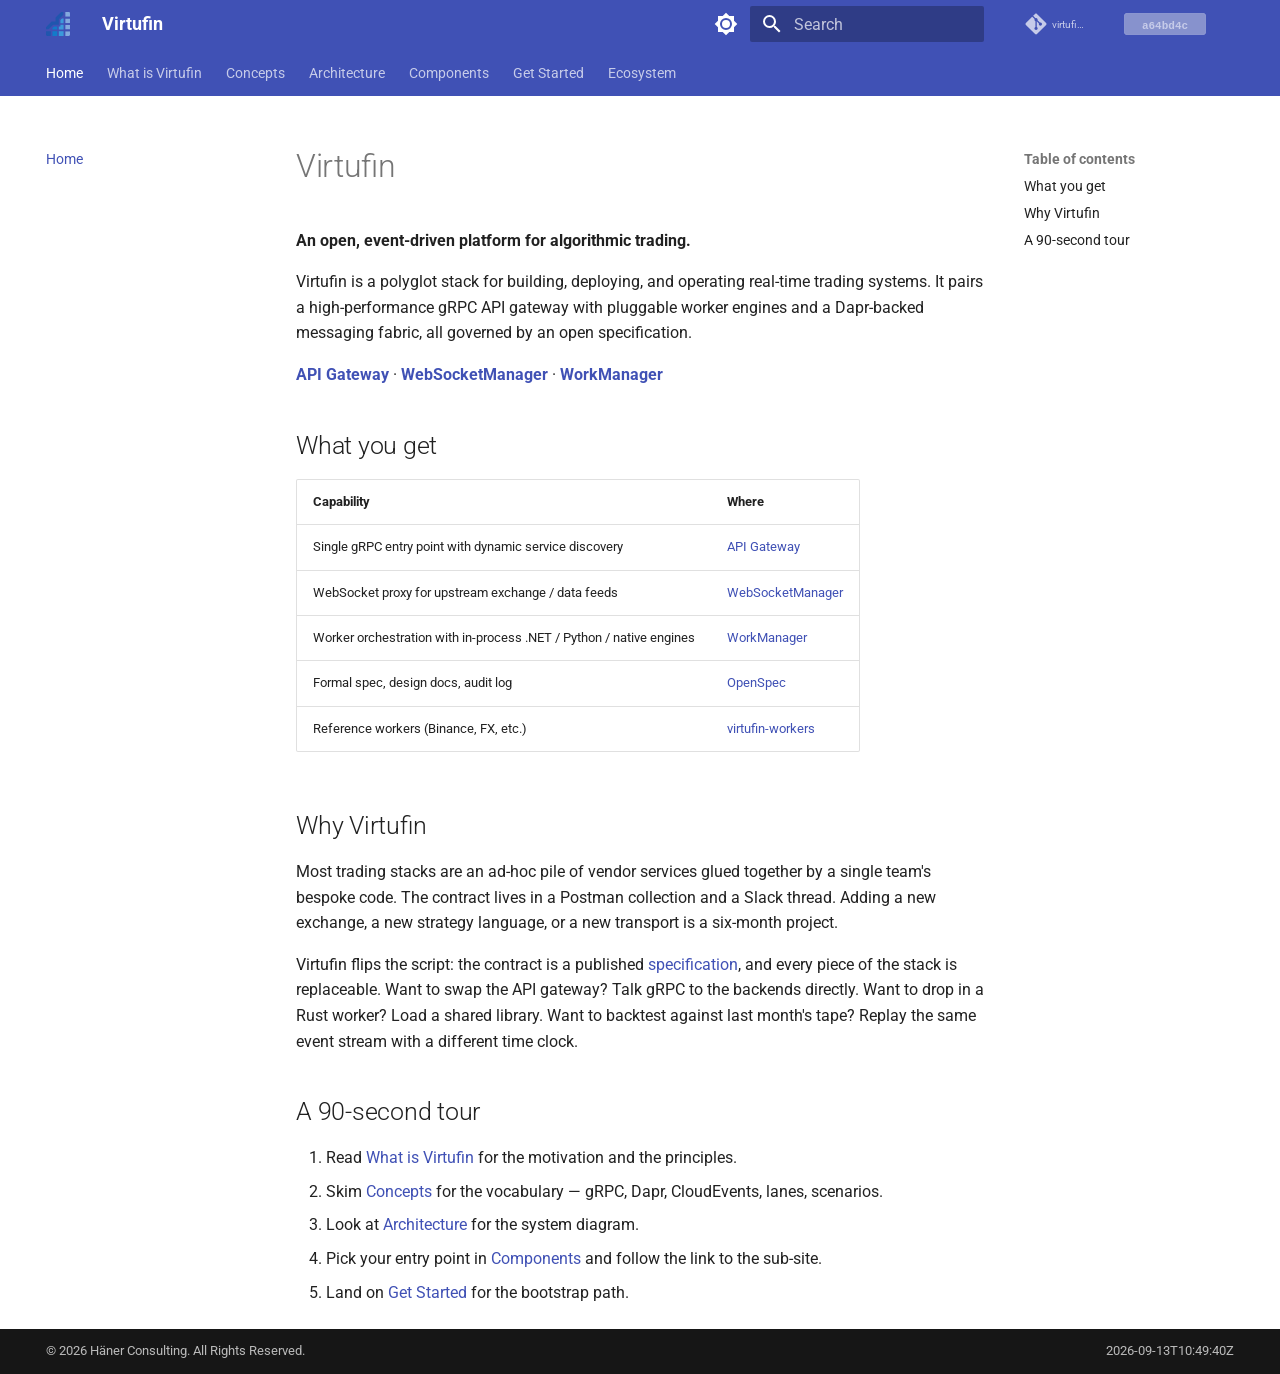
<file: index.html>
<!doctype html>
<html lang="en" class="no-js">
  <head>
    
      <meta charset="utf-8">
      <meta name="viewport" content="width=device-width,initial-scale=1">
      
        <meta name="description" content="The Virtufin platform — an open, event-driven stack for algorithmic trading.">
      
      
      
        <link rel="canonical" href="https://docs.virtufin.com/">
      
      
      
        <link rel="next" href="what-is-virtufin/">
      
      
        
      
      
      <link rel="icon" href="assets/images/favicon.ico">
      <meta name="generator" content="mkdocs-1.6.1, mkdocs-material-9.7.7">
    
    
      
        <title>Virtufin</title>
      
    
    
      <link rel="stylesheet" href="assets/stylesheets/main.ec1eaa64.min.css">
      
        
        <link rel="stylesheet" href="assets/stylesheets/palette.ab4e12ef.min.css">
      
      


    
    
      
    
    
      
        
        
        <link rel="preconnect" href="https://fonts.gstatic.com" crossorigin>
        <link rel="stylesheet" href="https://fonts.googleapis.com/css?family=Roboto:300,300i,400,400i,700,700i%7CRoboto+Mono:400,400i,700,700i&display=fallback">
        <style>:root{--md-text-font:"Roboto";--md-code-font:"Roboto Mono"}</style>
      
    
    
      <link rel="stylesheet" href="stylesheets/extra.css">
    
      <link rel="stylesheet" href="stylesheets/mermaid-zoom.css">
    
    <script>__md_scope=new URL(".",location),__md_hash=e=>[...e].reduce(((e,_)=>(e<<5)-e+_.charCodeAt(0)),0),__md_get=(e,_=localStorage,t=__md_scope)=>JSON.parse(_.getItem(t.pathname+"."+e)),__md_set=(e,_,t=localStorage,a=__md_scope)=>{try{t.setItem(a.pathname+"."+e,JSON.stringify(_))}catch(e){}}</script>
    
      

    
    
  </head>
  
  
    
    
      
    
    
    
    
    <body dir="ltr" data-md-color-scheme="default" data-md-color-primary="indigo" data-md-color-accent="indigo">
  
    
    <input class="md-toggle" data-md-toggle="drawer" type="checkbox" id="__drawer" autocomplete="off">
    <input class="md-toggle" data-md-toggle="search" type="checkbox" id="__search" autocomplete="off">
    <label class="md-overlay" for="__drawer"></label>
    <div data-md-component="skip">
      
        
        <a href="#virtufin" class="md-skip">
          Skip to content
        </a>
      
    </div>
    <div data-md-component="announce">
      
    </div>
    
    
      

<header class="md-header" data-md-component="header">
  <nav class="md-header__inner md-grid" aria-label="Header">
    <a href="." title="Virtufin" class="md-header__button md-logo" aria-label="Virtufin" data-md-component="logo">
      
  <img src="assets/images/logo.svg" alt="logo">

    </a>
    <label class="md-header__button md-icon" for="__drawer">
      
      <svg xmlns="http://www.w3.org/2000/svg" viewBox="0 0 24 24"><path d="M3 6h18v2H3zm0 5h18v2H3zm0 5h18v2H3z"/></svg>
    </label>
    <div class="md-header__title" data-md-component="header-title">
      <div class="md-header__ellipsis">
        <div class="md-header__topic">
          <span class="md-ellipsis">
            Virtufin
          </span>
        </div>
        <div class="md-header__topic" data-md-component="header-topic">
          <span class="md-ellipsis">
            
              Home
            
          </span>
        </div>
      </div>
    </div>
    
      
        <form class="md-header__option" data-md-component="palette">
  
    
    
    
    <input class="md-option" data-md-color-media="" data-md-color-scheme="default" data-md-color-primary="indigo" data-md-color-accent="indigo"  aria-label="Switch to dark mode"  type="radio" name="__palette" id="__palette_0">
    
      <label class="md-header__button md-icon" title="Switch to dark mode" for="__palette_1" hidden>
        <svg xmlns="http://www.w3.org/2000/svg" viewBox="0 0 24 24"><path d="M12 8a4 4 0 0 0-4 4 4 4 0 0 0 4 4 4 4 0 0 0 4-4 4 4 0 0 0-4-4m0 10a6 6 0 0 1-6-6 6 6 0 0 1 6-6 6 6 0 0 1 6 6 6 6 0 0 1-6 6m8-9.31V4h-4.69L12 .69 8.69 4H4v4.69L.69 12 4 15.31V20h4.69L12 23.31 15.31 20H20v-4.69L23.31 12z"/></svg>
      </label>
    
  
    
    
    
    <input class="md-option" data-md-color-media="" data-md-color-scheme="slate" data-md-color-primary="indigo" data-md-color-accent="indigo"  aria-label="Switch to light mode"  type="radio" name="__palette" id="__palette_1">
    
      <label class="md-header__button md-icon" title="Switch to light mode" for="__palette_0" hidden>
        <svg xmlns="http://www.w3.org/2000/svg" viewBox="0 0 24 24"><path d="M12 18c-.89 0-1.74-.2-2.5-.55C11.56 16.5 13 14.42 13 12s-1.44-4.5-3.5-5.45C10.26 6.2 11.11 6 12 6a6 6 0 0 1 6 6 6 6 0 0 1-6 6m8-9.31V4h-4.69L12 .69 8.69 4H4v4.69L.69 12 4 15.31V20h4.69L12 23.31 15.31 20H20v-4.69L23.31 12z"/></svg>
      </label>
    
  
</form>
      
    
    
      <script>var palette=__md_get("__palette");if(palette&&palette.color){if("(prefers-color-scheme)"===palette.color.media){var media=matchMedia("(prefers-color-scheme: light)"),input=document.querySelector(media.matches?"[data-md-color-media='(prefers-color-scheme: light)']":"[data-md-color-media='(prefers-color-scheme: dark)']");palette.color.media=input.getAttribute("data-md-color-media"),palette.color.scheme=input.getAttribute("data-md-color-scheme"),palette.color.primary=input.getAttribute("data-md-color-primary"),palette.color.accent=input.getAttribute("data-md-color-accent")}for(var[key,value]of Object.entries(palette.color))document.body.setAttribute("data-md-color-"+key,value)}</script>
    
    
    
      
      
        <label class="md-header__button md-icon" for="__search">
          
          <svg xmlns="http://www.w3.org/2000/svg" viewBox="0 0 24 24"><path d="M9.5 3A6.5 6.5 0 0 1 16 9.5c0 1.61-.59 3.09-1.56 4.23l.27.27h.79l5 5-1.5 1.5-5-5v-.79l-.27-.27A6.52 6.52 0 0 1 9.5 16 6.5 6.5 0 0 1 3 9.5 6.5 6.5 0 0 1 9.5 3m0 2C7 5 5 7 5 9.5S7 14 9.5 14 14 12 14 9.5 12 5 9.5 5"/></svg>
        </label>
        <div class="md-search" data-md-component="search" role="dialog">
  <label class="md-search__overlay" for="__search"></label>
  <div class="md-search__inner" role="search">
    <form class="md-search__form" name="search">
      <input type="text" class="md-search__input" name="query" aria-label="Search" placeholder="Search" autocapitalize="off" autocorrect="off" autocomplete="off" spellcheck="false" data-md-component="search-query" required>
      <label class="md-search__icon md-icon" for="__search">
        
        <svg xmlns="http://www.w3.org/2000/svg" viewBox="0 0 24 24"><path d="M9.5 3A6.5 6.5 0 0 1 16 9.5c0 1.61-.59 3.09-1.56 4.23l.27.27h.79l5 5-1.5 1.5-5-5v-.79l-.27-.27A6.52 6.52 0 0 1 9.5 16 6.5 6.5 0 0 1 3 9.5 6.5 6.5 0 0 1 9.5 3m0 2C7 5 5 7 5 9.5S7 14 9.5 14 14 12 14 9.5 12 5 9.5 5"/></svg>
        
        <svg xmlns="http://www.w3.org/2000/svg" viewBox="0 0 24 24"><path d="M20 11v2H8l5.5 5.5-1.42 1.42L4.16 12l7.92-7.92L13.5 5.5 8 11z"/></svg>
      </label>
      <nav class="md-search__options" aria-label="Search">
        
        <button type="reset" class="md-search__icon md-icon" title="Clear" aria-label="Clear" tabindex="-1">
          
          <svg xmlns="http://www.w3.org/2000/svg" viewBox="0 0 24 24"><path d="M19 6.41 17.59 5 12 10.59 6.41 5 5 6.41 10.59 12 5 17.59 6.41 19 12 13.41 17.59 19 19 17.59 13.41 12z"/></svg>
        </button>
      </nav>
      
        <div class="md-search__suggest" data-md-component="search-suggest"></div>
      
    </form>
    <div class="md-search__output">
      <div class="md-search__scrollwrap" tabindex="0" data-md-scrollfix>
        <div class="md-search-result" data-md-component="search-result">
          <div class="md-search-result__meta">
            Initializing search
          </div>
          <ol class="md-search-result__list" role="presentation"></ol>
        </div>
      </div>
    </div>
  </div>
</div>
      
    
    
      <div class="md-header__source">
        <div class="md-source-wrapper">
  <a href="https://git.haenerconsulting.com/virtufin/docs" title="Go to repository" class="md-source-repo-link">
    <div class="md-source__icon md-icon">
      
      <svg xmlns="http://www.w3.org/2000/svg" viewBox="0 0 448 512"><!--! Font Awesome Free 7.1.0 by @fontawesome - https://fontawesome.com License - https://fontawesome.com/license/free (Icons: CC BY 4.0, Fonts: SIL OFL 1.1, Code: MIT License) Copyright 2025 Fonticons, Inc.--><path d="M439.6 236.1 244 40.5c-5.4-5.5-12.8-8.5-20.4-8.5s-15 3-20.4 8.4L162.5 81l51.5 51.5c27.1-9.1 52.7 16.8 43.4 43.7l49.7 49.7c34.2-11.8 61.2 31 35.5 56.7-26.5 26.5-70.2-2.9-56-37.3L240.3 199v121.9c25.3 12.5 22.3 41.8 9.1 55-6.4 6.4-15.2 10.1-24.3 10.1s-17.8-3.6-24.3-10.1c-17.6-17.6-11.1-46.9 11.2-56v-123c-20.8-8.5-24.6-30.7-18.6-45L142.6 101 8.5 235.1C3 240.6 0 247.9 0 255.5s3 15 8.5 20.4l195.6 195.7c5.4 5.4 12.7 8.4 20.4 8.4s15-3 20.4-8.4l194.7-194.7c5.4-5.4 8.4-12.8 8.4-20.4s-3-15-8.4-20.4"/></svg>
    </div>
    <span class="md-source__repository">virtufin/docs</span>
  </a>
    <a href="https://git.haenerconsulting.com/virtufin/docs/commit/a64bd4cb23b327178bdd21252fbcb89962766bcd"
       class="md-source-commit-badge"
       target="_blank"
       rel="noopener"
       title="View commit a64bd4c">
      <svg xmlns="http://www.w3.org/2000/svg" viewBox="0 0 82 22" width="82" height="22" style="vertical-align:middle;">
        <rect width="82" height="22" rx="4" fill="#e9ecef" stroke="currentColor" stroke-width="0.75" opacity="0.6"/>
        <text x="41" y="15.5" text-anchor="middle" font-family="ui-monospace,SFMono-Regular,Menlo,monospace" font-size="11" font-weight="600" fill="currentColor">a64bd4c</text>
      </svg>
    </a>
</div>
      </div>
    
  </nav>
  
</header>
    
    <div class="md-container" data-md-component="container">
      
      
        
          
            
<nav class="md-tabs" aria-label="Tabs" data-md-component="tabs">
  <div class="md-grid">
    <ul class="md-tabs__list">
      
        
  
  
  
    
  
  
    <li class="md-tabs__item md-tabs__item--active">
      <a href="." class="md-tabs__link">
        
  
  
    
  
  Home

      </a>
    </li>
  

      
        
  
  
  
  
    <li class="md-tabs__item">
      <a href="what-is-virtufin/" class="md-tabs__link">
        
  
  
    
  
  What is Virtufin

      </a>
    </li>
  

      
        
  
  
  
  
    <li class="md-tabs__item">
      <a href="concepts/" class="md-tabs__link">
        
  
  
    
  
  Concepts

      </a>
    </li>
  

      
        
  
  
  
  
    <li class="md-tabs__item">
      <a href="architecture/" class="md-tabs__link">
        
  
  
    
  
  Architecture

      </a>
    </li>
  

      
        
  
  
  
  
    <li class="md-tabs__item">
      <a href="components/" class="md-tabs__link">
        
  
  
    
  
  Components

      </a>
    </li>
  

      
        
  
  
  
  
    <li class="md-tabs__item">
      <a href="getting-started/" class="md-tabs__link">
        
  
  
    
  
  Get Started

      </a>
    </li>
  

      
        
  
  
  
  
    <li class="md-tabs__item">
      <a href="ecosystem/" class="md-tabs__link">
        
  
  
    
  
  Ecosystem

      </a>
    </li>
  

      
    </ul>
  </div>
</nav>
          
        
      
      <main class="md-main" data-md-component="main">
        <div class="md-main__inner md-grid">
          
            
              
              <div class="md-sidebar md-sidebar--primary" data-md-component="sidebar" data-md-type="navigation" >
                <div class="md-sidebar__scrollwrap">
                  <div class="md-sidebar__inner">
                    


  


<nav class="md-nav md-nav--primary md-nav--lifted" aria-label="Navigation" data-md-level="0">
  <label class="md-nav__title" for="__drawer">
    <a href="." title="Virtufin" class="md-nav__button md-logo" aria-label="Virtufin" data-md-component="logo">
      
  <img src="assets/images/logo.svg" alt="logo">

    </a>
    Virtufin
  </label>
  
    <div class="md-nav__source">
      <div class="md-source-wrapper">
  <a href="https://git.haenerconsulting.com/virtufin/docs" title="Go to repository" class="md-source-repo-link">
    <div class="md-source__icon md-icon">
      
      <svg xmlns="http://www.w3.org/2000/svg" viewBox="0 0 448 512"><!--! Font Awesome Free 7.1.0 by @fontawesome - https://fontawesome.com License - https://fontawesome.com/license/free (Icons: CC BY 4.0, Fonts: SIL OFL 1.1, Code: MIT License) Copyright 2025 Fonticons, Inc.--><path d="M439.6 236.1 244 40.5c-5.4-5.5-12.8-8.5-20.4-8.5s-15 3-20.4 8.4L162.5 81l51.5 51.5c27.1-9.1 52.7 16.8 43.4 43.7l49.7 49.7c34.2-11.8 61.2 31 35.5 56.7-26.5 26.5-70.2-2.9-56-37.3L240.3 199v121.9c25.3 12.5 22.3 41.8 9.1 55-6.4 6.4-15.2 10.1-24.3 10.1s-17.8-3.6-24.3-10.1c-17.6-17.6-11.1-46.9 11.2-56v-123c-20.8-8.5-24.6-30.7-18.6-45L142.6 101 8.5 235.1C3 240.6 0 247.9 0 255.5s3 15 8.5 20.4l195.6 195.7c5.4 5.4 12.7 8.4 20.4 8.4s15-3 20.4-8.4l194.7-194.7c5.4-5.4 8.4-12.8 8.4-20.4s-3-15-8.4-20.4"/></svg>
    </div>
    <span class="md-source__repository">virtufin/docs</span>
  </a>
    <a href="https://git.haenerconsulting.com/virtufin/docs/commit/a64bd4cb23b327178bdd21252fbcb89962766bcd"
       class="md-source-commit-badge"
       target="_blank"
       rel="noopener"
       title="View commit a64bd4c">
      <svg xmlns="http://www.w3.org/2000/svg" viewBox="0 0 82 22" width="82" height="22" style="vertical-align:middle;">
        <rect width="82" height="22" rx="4" fill="#e9ecef" stroke="currentColor" stroke-width="0.75" opacity="0.6"/>
        <text x="41" y="15.5" text-anchor="middle" font-family="ui-monospace,SFMono-Regular,Menlo,monospace" font-size="11" font-weight="600" fill="currentColor">a64bd4c</text>
      </svg>
    </a>
</div>
    </div>
  
  <ul class="md-nav__list" data-md-scrollfix>
    
      
      
  
  
    
  
  
  
    <li class="md-nav__item md-nav__item--active">
      
      <input class="md-nav__toggle md-toggle" type="checkbox" id="__toc">
      
      
        
      
      
        <label class="md-nav__link md-nav__link--active" for="__toc">
          
  
  
  <span class="md-ellipsis">
    
  
    Home
  

    
  </span>
  
  

          <span class="md-nav__icon md-icon"></span>
        </label>
      
      <a href="." class="md-nav__link md-nav__link--active">
        
  
  
  <span class="md-ellipsis">
    
  
    Home
  

    
  </span>
  
  

      </a>
      
        

<nav class="md-nav md-nav--secondary" aria-label="Table of contents">
  
  
  
    
  
  
    <label class="md-nav__title" for="__toc">
      <span class="md-nav__icon md-icon"></span>
      Table of contents
    </label>
    <ul class="md-nav__list" data-md-component="toc" data-md-scrollfix>
      
        <li class="md-nav__item">
  <a href="#what-you-get" class="md-nav__link">
    <span class="md-ellipsis">
      
        What you get
      
    </span>
  </a>
  
</li>
      
        <li class="md-nav__item">
  <a href="#why-virtufin" class="md-nav__link">
    <span class="md-ellipsis">
      
        Why Virtufin
      
    </span>
  </a>
  
</li>
      
        <li class="md-nav__item">
  <a href="#a-90-second-tour" class="md-nav__link">
    <span class="md-ellipsis">
      
        A 90-second tour
      
    </span>
  </a>
  
</li>
      
    </ul>
  
</nav>
      
    </li>
  

    
      
      
  
  
  
  
    <li class="md-nav__item">
      <a href="what-is-virtufin/" class="md-nav__link">
        
  
  
  <span class="md-ellipsis">
    
  
    What is Virtufin
  

    
  </span>
  
  

      </a>
    </li>
  

    
      
      
  
  
  
  
    <li class="md-nav__item">
      <a href="concepts/" class="md-nav__link">
        
  
  
  <span class="md-ellipsis">
    
  
    Concepts
  

    
  </span>
  
  

      </a>
    </li>
  

    
      
      
  
  
  
  
    <li class="md-nav__item">
      <a href="architecture/" class="md-nav__link">
        
  
  
  <span class="md-ellipsis">
    
  
    Architecture
  

    
  </span>
  
  

      </a>
    </li>
  

    
      
      
  
  
  
  
    <li class="md-nav__item">
      <a href="components/" class="md-nav__link">
        
  
  
  <span class="md-ellipsis">
    
  
    Components
  

    
  </span>
  
  

      </a>
    </li>
  

    
      
      
  
  
  
  
    <li class="md-nav__item">
      <a href="getting-started/" class="md-nav__link">
        
  
  
  <span class="md-ellipsis">
    
  
    Get Started
  

    
  </span>
  
  

      </a>
    </li>
  

    
      
      
  
  
  
  
    <li class="md-nav__item">
      <a href="ecosystem/" class="md-nav__link">
        
  
  
  <span class="md-ellipsis">
    
  
    Ecosystem
  

    
  </span>
  
  

      </a>
    </li>
  

    
  </ul>
</nav>
                  </div>
                </div>
              </div>
            
            
              
              <div class="md-sidebar md-sidebar--secondary" data-md-component="sidebar" data-md-type="toc" >
                <div class="md-sidebar__scrollwrap">
                  <div class="md-sidebar__inner">
                    

<nav class="md-nav md-nav--secondary" aria-label="Table of contents">
  
  
  
    
  
  
    <label class="md-nav__title" for="__toc">
      <span class="md-nav__icon md-icon"></span>
      Table of contents
    </label>
    <ul class="md-nav__list" data-md-component="toc" data-md-scrollfix>
      
        <li class="md-nav__item">
  <a href="#what-you-get" class="md-nav__link">
    <span class="md-ellipsis">
      
        What you get
      
    </span>
  </a>
  
</li>
      
        <li class="md-nav__item">
  <a href="#why-virtufin" class="md-nav__link">
    <span class="md-ellipsis">
      
        Why Virtufin
      
    </span>
  </a>
  
</li>
      
        <li class="md-nav__item">
  <a href="#a-90-second-tour" class="md-nav__link">
    <span class="md-ellipsis">
      
        A 90-second tour
      
    </span>
  </a>
  
</li>
      
    </ul>
  
</nav>
                  </div>
                </div>
              </div>
            
          
          
            <div class="md-content" data-md-component="content">
              
              <article class="md-content__inner md-typeset">
                
                  



<h1 id="virtufin">Virtufin</h1>
<p><strong>An open, event-driven platform for algorithmic trading.</strong></p>
<p>Virtufin is a polyglot stack for building, deploying, and operating
real-time trading systems. It pairs a high-performance gRPC API
gateway with pluggable worker engines and a Dapr-backed messaging
fabric, all governed by an open specification.</p>
<p><strong><a href="https://api.docs.virtufin.com/">API Gateway</a></strong> ·
<strong><a href="https://websocketmanager.docs.virtufin.com/">WebSocketManager</a></strong> ·
<strong><a href="https://workmanager.docs.virtufin.com/">WorkManager</a></strong></p>
<h2 id="what-you-get">What you get</h2>
<table>
<thead>
<tr>
<th>Capability</th>
<th>Where</th>
</tr>
</thead>
<tbody>
<tr>
<td>Single gRPC entry point with dynamic service discovery</td>
<td><a href="https://api.docs.virtufin.com/">API Gateway</a></td>
</tr>
<tr>
<td>WebSocket proxy for upstream exchange / data feeds</td>
<td><a href="https://websocketmanager.docs.virtufin.com/">WebSocketManager</a></td>
</tr>
<tr>
<td>Worker orchestration with in-process .NET / Python / native engines</td>
<td><a href="https://workmanager.docs.virtufin.com/">WorkManager</a></td>
</tr>
<tr>
<td>Formal spec, design docs, audit log</td>
<td><a href="https://specs.docs.virtufin.com/">OpenSpec</a></td>
</tr>
<tr>
<td>Reference workers (Binance, FX, etc.)</td>
<td><a href="https://git.haenerconsulting.com/virtufin/workers">virtufin-workers</a></td>
</tr>
</tbody>
</table>
<h2 id="why-virtufin">Why Virtufin</h2>
<p>Most trading stacks are an ad-hoc pile of vendor services glued
together by a single team's bespoke code. The contract lives in a
Postman collection and a Slack thread. Adding a new exchange, a
new strategy language, or a new transport is a six-month project.</p>
<p>Virtufin flips the script: the contract is a published
<a href="https://specs.docs.virtufin.com/">specification</a>, and every piece of
the stack is replaceable. Want to swap the API gateway? Talk gRPC
to the backends directly. Want to drop in a Rust worker? Load a
shared library. Want to backtest against last month's tape? Replay
the same event stream with a different time clock.</p>
<h2 id="a-90-second-tour">A 90-second tour</h2>
<ol>
<li>Read <a href="what-is-virtufin/">What is Virtufin</a> for the motivation
   and the principles.</li>
<li>Skim <a href="concepts/">Concepts</a> for the vocabulary — gRPC, Dapr,
   CloudEvents, lanes, scenarios.</li>
<li>Look at <a href="architecture/">Architecture</a> for the system diagram.</li>
<li>Pick your entry point in <a href="components/">Components</a> and follow
   the link to the sub-site.</li>
<li>Land on <a href="getting-started/">Get Started</a> for the bootstrap path.</li>
</ol>












                
              </article>
            </div>
          
          
<script>var target=document.getElementById(location.hash.slice(1));target&&target.name&&(target.checked=target.name.startsWith("__tabbed_"))</script>
        </div>
        
      </main>
      
        <footer class="md-footer">
  
  <div class="md-footer-meta md-typeset">
    <div class="md-footer-meta__inner md-grid">
      <div class="md-copyright">
  
    <div class="md-copyright__highlight">
      <div style="display:table;width:100%">
  <span style="display:table-cell">&copy; 2026 Häner Consulting. All Rights Reserved.</span>
  <span style="display:table-cell;text-align:right">2026-09-13T10:49:40Z</span>
</div>

    </div>
  
  
</div>
      
    </div>
  </div>
</footer>
      
    </div>
    <div class="md-dialog" data-md-component="dialog">
      <div class="md-dialog__inner md-typeset"></div>
    </div>
    
    
    
      
      
      <script id="__config" type="application/json">{"annotate": null, "base": ".", "features": ["navigation.tabs", "navigation.sections", "navigation.expand", "search.suggest", "search.highlight", "content.code.copy", "content.code.annotate"], "search": "assets/javascripts/workers/search.2c215733.min.js", "tags": null, "translations": {"clipboard.copied": "Copied to clipboard", "clipboard.copy": "Copy to clipboard", "search.result.more.one": "1 more on this page", "search.result.more.other": "# more on this page", "search.result.none": "No matching documents", "search.result.one": "1 matching document", "search.result.other": "# matching documents", "search.result.placeholder": "Type to start searching", "search.result.term.missing": "Missing", "select.version": "Select version"}, "version": null}</script>
    
    
      <script src="assets/javascripts/bundle.d7400e89.min.js"></script>
      
        <script src="javascripts/mermaid-zoom.js"></script>
      
    
  </body>
</html>
</file>
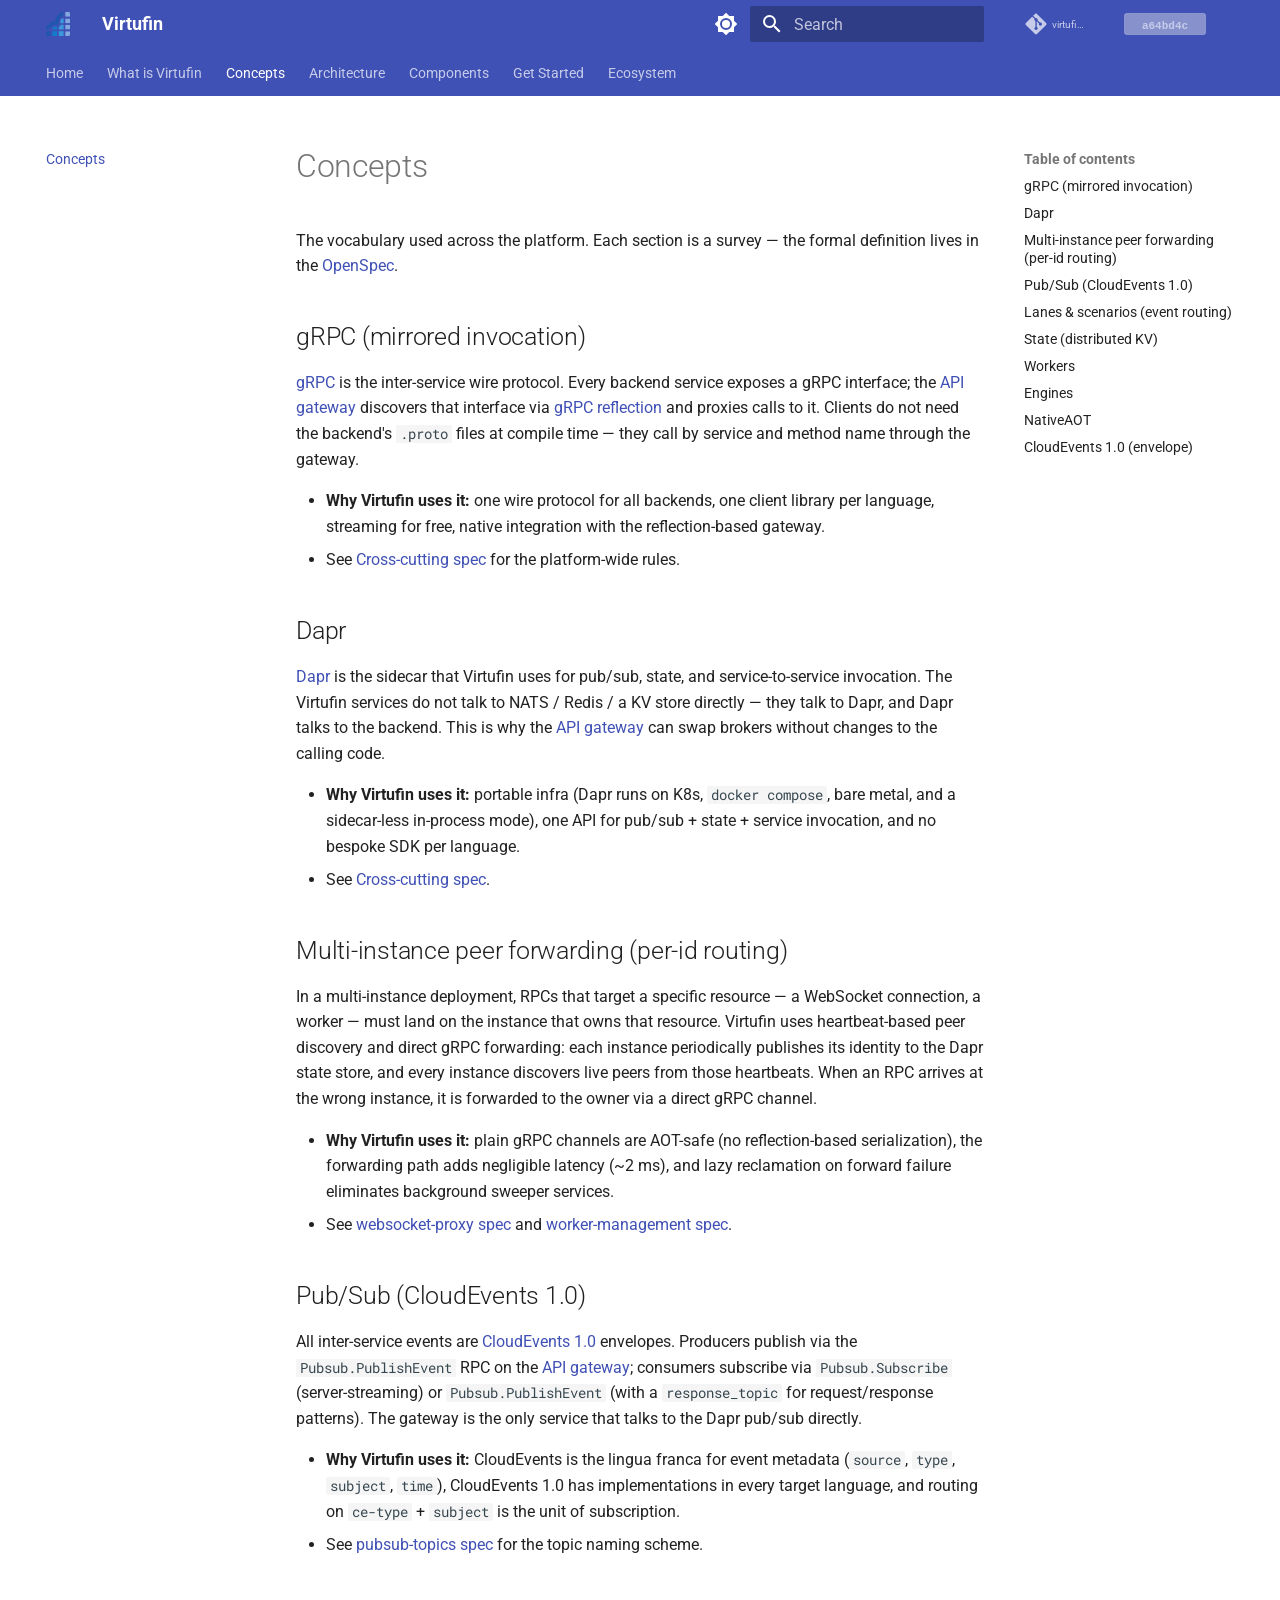
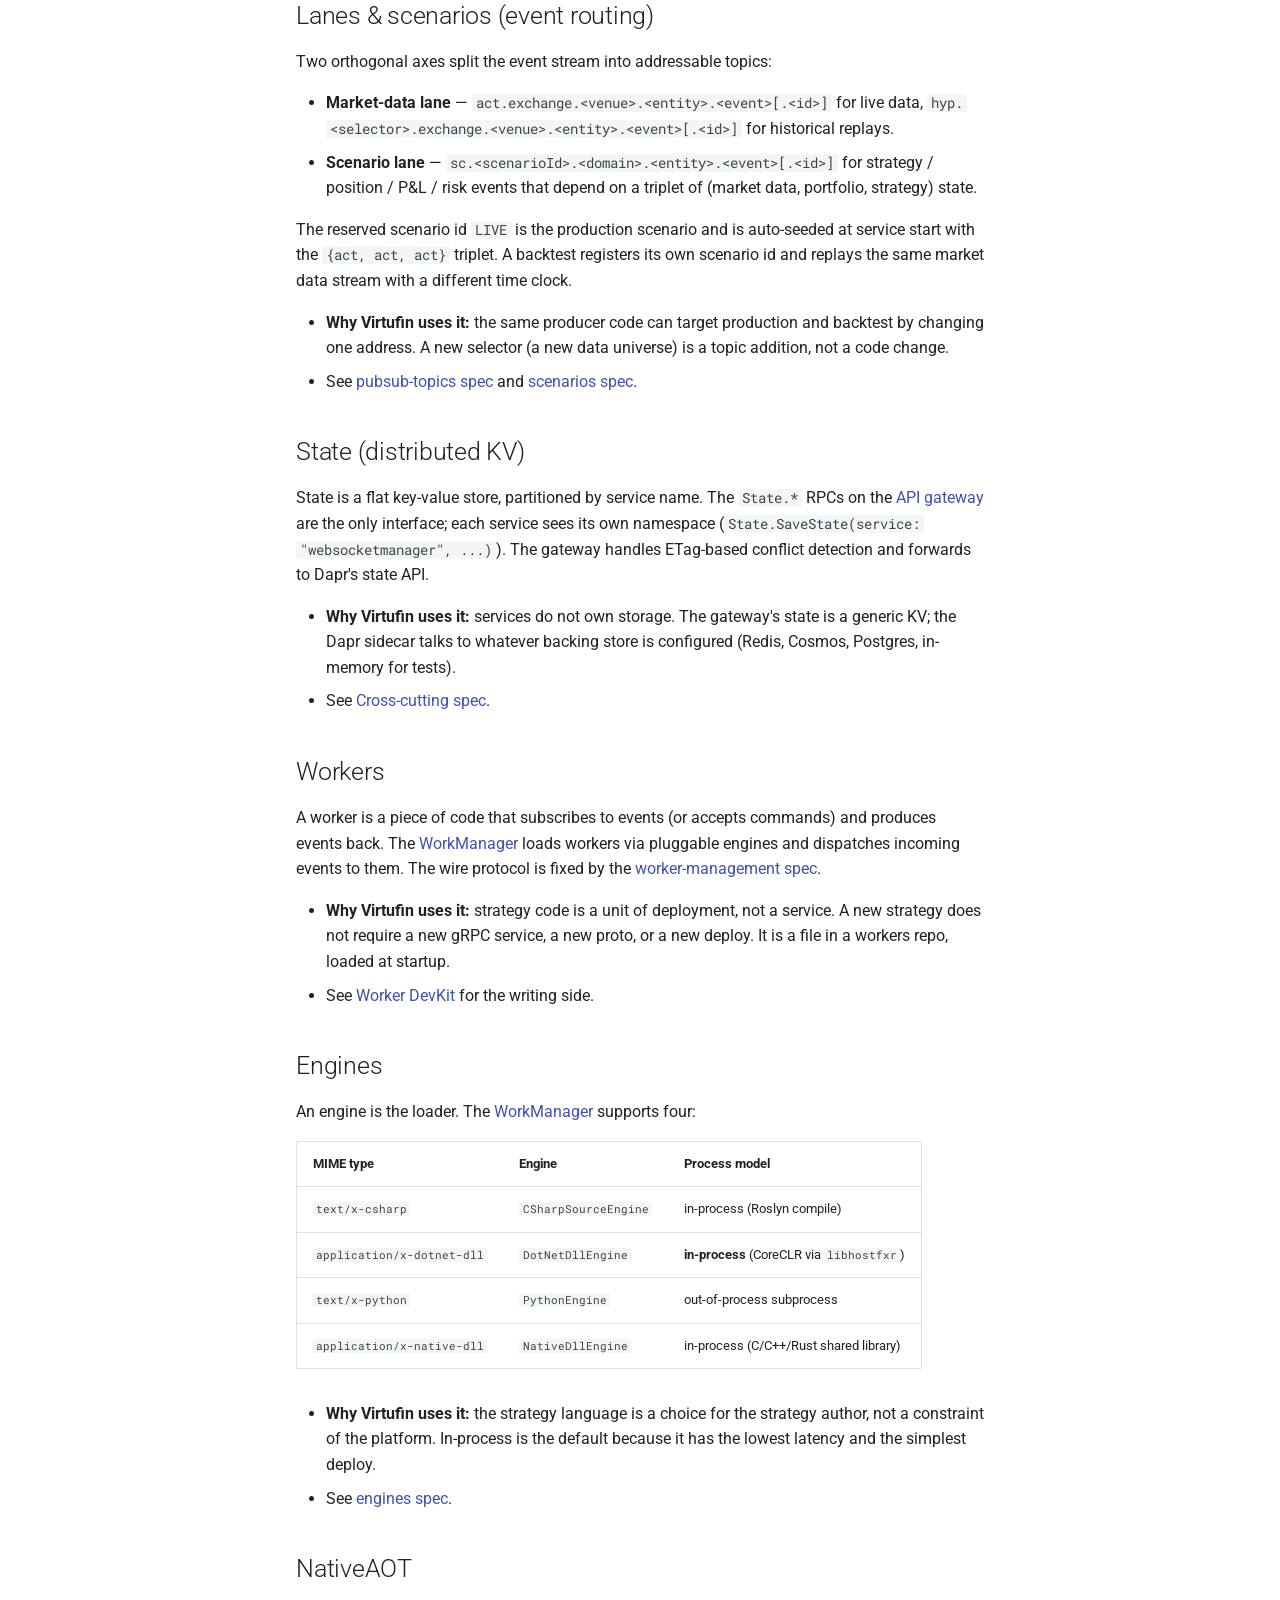
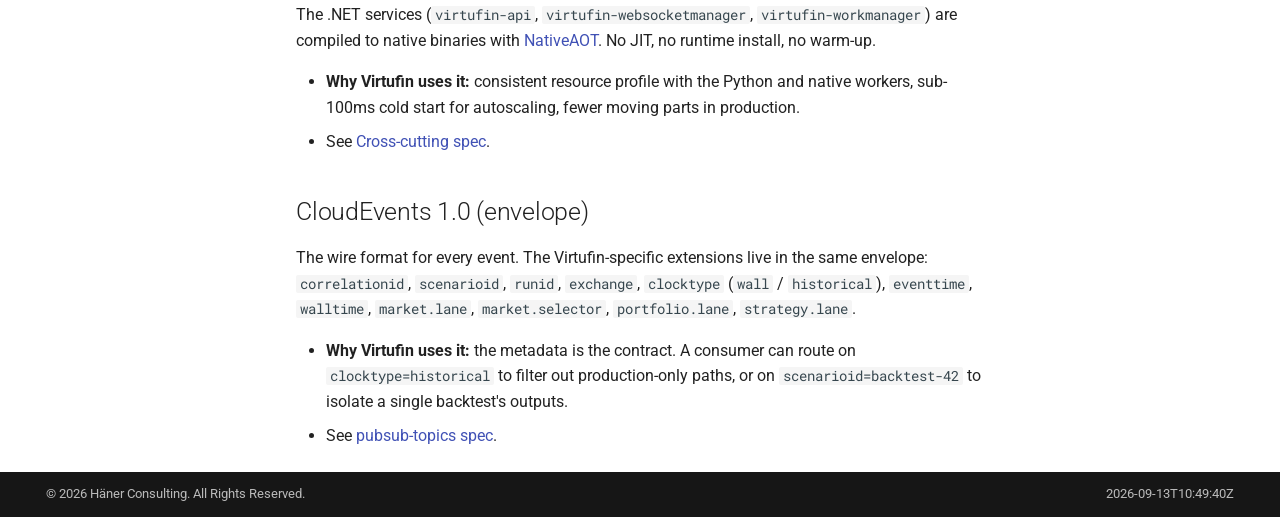
<file: concepts/index.html>
<!doctype html>
<html lang="en" class="no-js">
  <head>
    
      <meta charset="utf-8">
      <meta name="viewport" content="width=device-width,initial-scale=1">
      
        <meta name="description" content="The Virtufin platform — an open, event-driven stack for algorithmic trading.">
      
      
      
        <link rel="canonical" href="https://docs.virtufin.com/concepts/">
      
      
        <link rel="prev" href="../what-is-virtufin/">
      
      
        <link rel="next" href="../architecture/">
      
      
        
      
      
      <link rel="icon" href="../assets/images/favicon.ico">
      <meta name="generator" content="mkdocs-1.6.1, mkdocs-material-9.7.7">
    
    
      
        <title>Concepts - Virtufin</title>
      
    
    
      <link rel="stylesheet" href="../assets/stylesheets/main.ec1eaa64.min.css">
      
        
        <link rel="stylesheet" href="../assets/stylesheets/palette.ab4e12ef.min.css">
      
      


    
    
      
    
    
      
        
        
        <link rel="preconnect" href="https://fonts.gstatic.com" crossorigin>
        <link rel="stylesheet" href="https://fonts.googleapis.com/css?family=Roboto:300,300i,400,400i,700,700i%7CRoboto+Mono:400,400i,700,700i&display=fallback">
        <style>:root{--md-text-font:"Roboto";--md-code-font:"Roboto Mono"}</style>
      
    
    
      <link rel="stylesheet" href="../stylesheets/extra.css">
    
      <link rel="stylesheet" href="../stylesheets/mermaid-zoom.css">
    
    <script>__md_scope=new URL("..",location),__md_hash=e=>[...e].reduce(((e,_)=>(e<<5)-e+_.charCodeAt(0)),0),__md_get=(e,_=localStorage,t=__md_scope)=>JSON.parse(_.getItem(t.pathname+"."+e)),__md_set=(e,_,t=localStorage,a=__md_scope)=>{try{t.setItem(a.pathname+"."+e,JSON.stringify(_))}catch(e){}}</script>
    
      

    
    
  </head>
  
  
    
    
      
    
    
    
    
    <body dir="ltr" data-md-color-scheme="default" data-md-color-primary="indigo" data-md-color-accent="indigo">
  
    
    <input class="md-toggle" data-md-toggle="drawer" type="checkbox" id="__drawer" autocomplete="off">
    <input class="md-toggle" data-md-toggle="search" type="checkbox" id="__search" autocomplete="off">
    <label class="md-overlay" for="__drawer"></label>
    <div data-md-component="skip">
      
        
        <a href="#concepts" class="md-skip">
          Skip to content
        </a>
      
    </div>
    <div data-md-component="announce">
      
    </div>
    
    
      

<header class="md-header" data-md-component="header">
  <nav class="md-header__inner md-grid" aria-label="Header">
    <a href=".." title="Virtufin" class="md-header__button md-logo" aria-label="Virtufin" data-md-component="logo">
      
  <img src="../assets/images/logo.svg" alt="logo">

    </a>
    <label class="md-header__button md-icon" for="__drawer">
      
      <svg xmlns="http://www.w3.org/2000/svg" viewBox="0 0 24 24"><path d="M3 6h18v2H3zm0 5h18v2H3zm0 5h18v2H3z"/></svg>
    </label>
    <div class="md-header__title" data-md-component="header-title">
      <div class="md-header__ellipsis">
        <div class="md-header__topic">
          <span class="md-ellipsis">
            Virtufin
          </span>
        </div>
        <div class="md-header__topic" data-md-component="header-topic">
          <span class="md-ellipsis">
            
              Concepts
            
          </span>
        </div>
      </div>
    </div>
    
      
        <form class="md-header__option" data-md-component="palette">
  
    
    
    
    <input class="md-option" data-md-color-media="" data-md-color-scheme="default" data-md-color-primary="indigo" data-md-color-accent="indigo"  aria-label="Switch to dark mode"  type="radio" name="__palette" id="__palette_0">
    
      <label class="md-header__button md-icon" title="Switch to dark mode" for="__palette_1" hidden>
        <svg xmlns="http://www.w3.org/2000/svg" viewBox="0 0 24 24"><path d="M12 8a4 4 0 0 0-4 4 4 4 0 0 0 4 4 4 4 0 0 0 4-4 4 4 0 0 0-4-4m0 10a6 6 0 0 1-6-6 6 6 0 0 1 6-6 6 6 0 0 1 6 6 6 6 0 0 1-6 6m8-9.31V4h-4.69L12 .69 8.69 4H4v4.69L.69 12 4 15.31V20h4.69L12 23.31 15.31 20H20v-4.69L23.31 12z"/></svg>
      </label>
    
  
    
    
    
    <input class="md-option" data-md-color-media="" data-md-color-scheme="slate" data-md-color-primary="indigo" data-md-color-accent="indigo"  aria-label="Switch to light mode"  type="radio" name="__palette" id="__palette_1">
    
      <label class="md-header__button md-icon" title="Switch to light mode" for="__palette_0" hidden>
        <svg xmlns="http://www.w3.org/2000/svg" viewBox="0 0 24 24"><path d="M12 18c-.89 0-1.74-.2-2.5-.55C11.56 16.5 13 14.42 13 12s-1.44-4.5-3.5-5.45C10.26 6.2 11.11 6 12 6a6 6 0 0 1 6 6 6 6 0 0 1-6 6m8-9.31V4h-4.69L12 .69 8.69 4H4v4.69L.69 12 4 15.31V20h4.69L12 23.31 15.31 20H20v-4.69L23.31 12z"/></svg>
      </label>
    
  
</form>
      
    
    
      <script>var palette=__md_get("__palette");if(palette&&palette.color){if("(prefers-color-scheme)"===palette.color.media){var media=matchMedia("(prefers-color-scheme: light)"),input=document.querySelector(media.matches?"[data-md-color-media='(prefers-color-scheme: light)']":"[data-md-color-media='(prefers-color-scheme: dark)']");palette.color.media=input.getAttribute("data-md-color-media"),palette.color.scheme=input.getAttribute("data-md-color-scheme"),palette.color.primary=input.getAttribute("data-md-color-primary"),palette.color.accent=input.getAttribute("data-md-color-accent")}for(var[key,value]of Object.entries(palette.color))document.body.setAttribute("data-md-color-"+key,value)}</script>
    
    
    
      
      
        <label class="md-header__button md-icon" for="__search">
          
          <svg xmlns="http://www.w3.org/2000/svg" viewBox="0 0 24 24"><path d="M9.5 3A6.5 6.5 0 0 1 16 9.5c0 1.61-.59 3.09-1.56 4.23l.27.27h.79l5 5-1.5 1.5-5-5v-.79l-.27-.27A6.52 6.52 0 0 1 9.5 16 6.5 6.5 0 0 1 3 9.5 6.5 6.5 0 0 1 9.5 3m0 2C7 5 5 7 5 9.5S7 14 9.5 14 14 12 14 9.5 12 5 9.5 5"/></svg>
        </label>
        <div class="md-search" data-md-component="search" role="dialog">
  <label class="md-search__overlay" for="__search"></label>
  <div class="md-search__inner" role="search">
    <form class="md-search__form" name="search">
      <input type="text" class="md-search__input" name="query" aria-label="Search" placeholder="Search" autocapitalize="off" autocorrect="off" autocomplete="off" spellcheck="false" data-md-component="search-query" required>
      <label class="md-search__icon md-icon" for="__search">
        
        <svg xmlns="http://www.w3.org/2000/svg" viewBox="0 0 24 24"><path d="M9.5 3A6.5 6.5 0 0 1 16 9.5c0 1.61-.59 3.09-1.56 4.23l.27.27h.79l5 5-1.5 1.5-5-5v-.79l-.27-.27A6.52 6.52 0 0 1 9.5 16 6.5 6.5 0 0 1 3 9.5 6.5 6.5 0 0 1 9.5 3m0 2C7 5 5 7 5 9.5S7 14 9.5 14 14 12 14 9.5 12 5 9.5 5"/></svg>
        
        <svg xmlns="http://www.w3.org/2000/svg" viewBox="0 0 24 24"><path d="M20 11v2H8l5.5 5.5-1.42 1.42L4.16 12l7.92-7.92L13.5 5.5 8 11z"/></svg>
      </label>
      <nav class="md-search__options" aria-label="Search">
        
        <button type="reset" class="md-search__icon md-icon" title="Clear" aria-label="Clear" tabindex="-1">
          
          <svg xmlns="http://www.w3.org/2000/svg" viewBox="0 0 24 24"><path d="M19 6.41 17.59 5 12 10.59 6.41 5 5 6.41 10.59 12 5 17.59 6.41 19 12 13.41 17.59 19 19 17.59 13.41 12z"/></svg>
        </button>
      </nav>
      
        <div class="md-search__suggest" data-md-component="search-suggest"></div>
      
    </form>
    <div class="md-search__output">
      <div class="md-search__scrollwrap" tabindex="0" data-md-scrollfix>
        <div class="md-search-result" data-md-component="search-result">
          <div class="md-search-result__meta">
            Initializing search
          </div>
          <ol class="md-search-result__list" role="presentation"></ol>
        </div>
      </div>
    </div>
  </div>
</div>
      
    
    
      <div class="md-header__source">
        <div class="md-source-wrapper">
  <a href="https://git.haenerconsulting.com/virtufin/docs" title="Go to repository" class="md-source-repo-link">
    <div class="md-source__icon md-icon">
      
      <svg xmlns="http://www.w3.org/2000/svg" viewBox="0 0 448 512"><!--! Font Awesome Free 7.1.0 by @fontawesome - https://fontawesome.com License - https://fontawesome.com/license/free (Icons: CC BY 4.0, Fonts: SIL OFL 1.1, Code: MIT License) Copyright 2025 Fonticons, Inc.--><path d="M439.6 236.1 244 40.5c-5.4-5.5-12.8-8.5-20.4-8.5s-15 3-20.4 8.4L162.5 81l51.5 51.5c27.1-9.1 52.7 16.8 43.4 43.7l49.7 49.7c34.2-11.8 61.2 31 35.5 56.7-26.5 26.5-70.2-2.9-56-37.3L240.3 199v121.9c25.3 12.5 22.3 41.8 9.1 55-6.4 6.4-15.2 10.1-24.3 10.1s-17.8-3.6-24.3-10.1c-17.6-17.6-11.1-46.9 11.2-56v-123c-20.8-8.5-24.6-30.7-18.6-45L142.6 101 8.5 235.1C3 240.6 0 247.9 0 255.5s3 15 8.5 20.4l195.6 195.7c5.4 5.4 12.7 8.4 20.4 8.4s15-3 20.4-8.4l194.7-194.7c5.4-5.4 8.4-12.8 8.4-20.4s-3-15-8.4-20.4"/></svg>
    </div>
    <span class="md-source__repository">virtufin/docs</span>
  </a>
    <a href="https://git.haenerconsulting.com/virtufin/docs/commit/a64bd4cb23b327178bdd21252fbcb89962766bcd"
       class="md-source-commit-badge"
       target="_blank"
       rel="noopener"
       title="View commit a64bd4c">
      <svg xmlns="http://www.w3.org/2000/svg" viewBox="0 0 82 22" width="82" height="22" style="vertical-align:middle;">
        <rect width="82" height="22" rx="4" fill="#e9ecef" stroke="currentColor" stroke-width="0.75" opacity="0.6"/>
        <text x="41" y="15.5" text-anchor="middle" font-family="ui-monospace,SFMono-Regular,Menlo,monospace" font-size="11" font-weight="600" fill="currentColor">a64bd4c</text>
      </svg>
    </a>
</div>
      </div>
    
  </nav>
  
</header>
    
    <div class="md-container" data-md-component="container">
      
      
        
          
            
<nav class="md-tabs" aria-label="Tabs" data-md-component="tabs">
  <div class="md-grid">
    <ul class="md-tabs__list">
      
        
  
  
  
  
    <li class="md-tabs__item">
      <a href=".." class="md-tabs__link">
        
  
  
    
  
  Home

      </a>
    </li>
  

      
        
  
  
  
  
    <li class="md-tabs__item">
      <a href="../what-is-virtufin/" class="md-tabs__link">
        
  
  
    
  
  What is Virtufin

      </a>
    </li>
  

      
        
  
  
  
    
  
  
    <li class="md-tabs__item md-tabs__item--active">
      <a href="./" class="md-tabs__link">
        
  
  
    
  
  Concepts

      </a>
    </li>
  

      
        
  
  
  
  
    <li class="md-tabs__item">
      <a href="../architecture/" class="md-tabs__link">
        
  
  
    
  
  Architecture

      </a>
    </li>
  

      
        
  
  
  
  
    <li class="md-tabs__item">
      <a href="../components/" class="md-tabs__link">
        
  
  
    
  
  Components

      </a>
    </li>
  

      
        
  
  
  
  
    <li class="md-tabs__item">
      <a href="../getting-started/" class="md-tabs__link">
        
  
  
    
  
  Get Started

      </a>
    </li>
  

      
        
  
  
  
  
    <li class="md-tabs__item">
      <a href="../ecosystem/" class="md-tabs__link">
        
  
  
    
  
  Ecosystem

      </a>
    </li>
  

      
    </ul>
  </div>
</nav>
          
        
      
      <main class="md-main" data-md-component="main">
        <div class="md-main__inner md-grid">
          
            
              
              <div class="md-sidebar md-sidebar--primary" data-md-component="sidebar" data-md-type="navigation" >
                <div class="md-sidebar__scrollwrap">
                  <div class="md-sidebar__inner">
                    


  


<nav class="md-nav md-nav--primary md-nav--lifted" aria-label="Navigation" data-md-level="0">
  <label class="md-nav__title" for="__drawer">
    <a href=".." title="Virtufin" class="md-nav__button md-logo" aria-label="Virtufin" data-md-component="logo">
      
  <img src="../assets/images/logo.svg" alt="logo">

    </a>
    Virtufin
  </label>
  
    <div class="md-nav__source">
      <div class="md-source-wrapper">
  <a href="https://git.haenerconsulting.com/virtufin/docs" title="Go to repository" class="md-source-repo-link">
    <div class="md-source__icon md-icon">
      
      <svg xmlns="http://www.w3.org/2000/svg" viewBox="0 0 448 512"><!--! Font Awesome Free 7.1.0 by @fontawesome - https://fontawesome.com License - https://fontawesome.com/license/free (Icons: CC BY 4.0, Fonts: SIL OFL 1.1, Code: MIT License) Copyright 2025 Fonticons, Inc.--><path d="M439.6 236.1 244 40.5c-5.4-5.5-12.8-8.5-20.4-8.5s-15 3-20.4 8.4L162.5 81l51.5 51.5c27.1-9.1 52.7 16.8 43.4 43.7l49.7 49.7c34.2-11.8 61.2 31 35.5 56.7-26.5 26.5-70.2-2.9-56-37.3L240.3 199v121.9c25.3 12.5 22.3 41.8 9.1 55-6.4 6.4-15.2 10.1-24.3 10.1s-17.8-3.6-24.3-10.1c-17.6-17.6-11.1-46.9 11.2-56v-123c-20.8-8.5-24.6-30.7-18.6-45L142.6 101 8.5 235.1C3 240.6 0 247.9 0 255.5s3 15 8.5 20.4l195.6 195.7c5.4 5.4 12.7 8.4 20.4 8.4s15-3 20.4-8.4l194.7-194.7c5.4-5.4 8.4-12.8 8.4-20.4s-3-15-8.4-20.4"/></svg>
    </div>
    <span class="md-source__repository">virtufin/docs</span>
  </a>
    <a href="https://git.haenerconsulting.com/virtufin/docs/commit/a64bd4cb23b327178bdd21252fbcb89962766bcd"
       class="md-source-commit-badge"
       target="_blank"
       rel="noopener"
       title="View commit a64bd4c">
      <svg xmlns="http://www.w3.org/2000/svg" viewBox="0 0 82 22" width="82" height="22" style="vertical-align:middle;">
        <rect width="82" height="22" rx="4" fill="#e9ecef" stroke="currentColor" stroke-width="0.75" opacity="0.6"/>
        <text x="41" y="15.5" text-anchor="middle" font-family="ui-monospace,SFMono-Regular,Menlo,monospace" font-size="11" font-weight="600" fill="currentColor">a64bd4c</text>
      </svg>
    </a>
</div>
    </div>
  
  <ul class="md-nav__list" data-md-scrollfix>
    
      
      
  
  
  
  
    <li class="md-nav__item">
      <a href=".." class="md-nav__link">
        
  
  
  <span class="md-ellipsis">
    
  
    Home
  

    
  </span>
  
  

      </a>
    </li>
  

    
      
      
  
  
  
  
    <li class="md-nav__item">
      <a href="../what-is-virtufin/" class="md-nav__link">
        
  
  
  <span class="md-ellipsis">
    
  
    What is Virtufin
  

    
  </span>
  
  

      </a>
    </li>
  

    
      
      
  
  
    
  
  
  
    <li class="md-nav__item md-nav__item--active">
      
      <input class="md-nav__toggle md-toggle" type="checkbox" id="__toc">
      
      
        
      
      
        <label class="md-nav__link md-nav__link--active" for="__toc">
          
  
  
  <span class="md-ellipsis">
    
  
    Concepts
  

    
  </span>
  
  

          <span class="md-nav__icon md-icon"></span>
        </label>
      
      <a href="./" class="md-nav__link md-nav__link--active">
        
  
  
  <span class="md-ellipsis">
    
  
    Concepts
  

    
  </span>
  
  

      </a>
      
        

<nav class="md-nav md-nav--secondary" aria-label="Table of contents">
  
  
  
    
  
  
    <label class="md-nav__title" for="__toc">
      <span class="md-nav__icon md-icon"></span>
      Table of contents
    </label>
    <ul class="md-nav__list" data-md-component="toc" data-md-scrollfix>
      
        <li class="md-nav__item">
  <a href="#grpc-mirrored-invocation" class="md-nav__link">
    <span class="md-ellipsis">
      
        gRPC (mirrored invocation)
      
    </span>
  </a>
  
</li>
      
        <li class="md-nav__item">
  <a href="#dapr" class="md-nav__link">
    <span class="md-ellipsis">
      
        Dapr
      
    </span>
  </a>
  
</li>
      
        <li class="md-nav__item">
  <a href="#multi-instance-peer-forwarding-per-id-routing" class="md-nav__link">
    <span class="md-ellipsis">
      
        Multi-instance peer forwarding (per-id routing)
      
    </span>
  </a>
  
</li>
      
        <li class="md-nav__item">
  <a href="#pubsub-cloudevents-10" class="md-nav__link">
    <span class="md-ellipsis">
      
        Pub/Sub (CloudEvents 1.0)
      
    </span>
  </a>
  
</li>
      
        <li class="md-nav__item">
  <a href="#lanes-scenarios-event-routing" class="md-nav__link">
    <span class="md-ellipsis">
      
        Lanes &amp; scenarios (event routing)
      
    </span>
  </a>
  
</li>
      
        <li class="md-nav__item">
  <a href="#state-distributed-kv" class="md-nav__link">
    <span class="md-ellipsis">
      
        State (distributed KV)
      
    </span>
  </a>
  
</li>
      
        <li class="md-nav__item">
  <a href="#workers" class="md-nav__link">
    <span class="md-ellipsis">
      
        Workers
      
    </span>
  </a>
  
</li>
      
        <li class="md-nav__item">
  <a href="#engines" class="md-nav__link">
    <span class="md-ellipsis">
      
        Engines
      
    </span>
  </a>
  
</li>
      
        <li class="md-nav__item">
  <a href="#nativeaot" class="md-nav__link">
    <span class="md-ellipsis">
      
        NativeAOT
      
    </span>
  </a>
  
</li>
      
        <li class="md-nav__item">
  <a href="#cloudevents-10-envelope" class="md-nav__link">
    <span class="md-ellipsis">
      
        CloudEvents 1.0 (envelope)
      
    </span>
  </a>
  
</li>
      
    </ul>
  
</nav>
      
    </li>
  

    
      
      
  
  
  
  
    <li class="md-nav__item">
      <a href="../architecture/" class="md-nav__link">
        
  
  
  <span class="md-ellipsis">
    
  
    Architecture
  

    
  </span>
  
  

      </a>
    </li>
  

    
      
      
  
  
  
  
    <li class="md-nav__item">
      <a href="../components/" class="md-nav__link">
        
  
  
  <span class="md-ellipsis">
    
  
    Components
  

    
  </span>
  
  

      </a>
    </li>
  

    
      
      
  
  
  
  
    <li class="md-nav__item">
      <a href="../getting-started/" class="md-nav__link">
        
  
  
  <span class="md-ellipsis">
    
  
    Get Started
  

    
  </span>
  
  

      </a>
    </li>
  

    
      
      
  
  
  
  
    <li class="md-nav__item">
      <a href="../ecosystem/" class="md-nav__link">
        
  
  
  <span class="md-ellipsis">
    
  
    Ecosystem
  

    
  </span>
  
  

      </a>
    </li>
  

    
  </ul>
</nav>
                  </div>
                </div>
              </div>
            
            
              
              <div class="md-sidebar md-sidebar--secondary" data-md-component="sidebar" data-md-type="toc" >
                <div class="md-sidebar__scrollwrap">
                  <div class="md-sidebar__inner">
                    

<nav class="md-nav md-nav--secondary" aria-label="Table of contents">
  
  
  
    
  
  
    <label class="md-nav__title" for="__toc">
      <span class="md-nav__icon md-icon"></span>
      Table of contents
    </label>
    <ul class="md-nav__list" data-md-component="toc" data-md-scrollfix>
      
        <li class="md-nav__item">
  <a href="#grpc-mirrored-invocation" class="md-nav__link">
    <span class="md-ellipsis">
      
        gRPC (mirrored invocation)
      
    </span>
  </a>
  
</li>
      
        <li class="md-nav__item">
  <a href="#dapr" class="md-nav__link">
    <span class="md-ellipsis">
      
        Dapr
      
    </span>
  </a>
  
</li>
      
        <li class="md-nav__item">
  <a href="#multi-instance-peer-forwarding-per-id-routing" class="md-nav__link">
    <span class="md-ellipsis">
      
        Multi-instance peer forwarding (per-id routing)
      
    </span>
  </a>
  
</li>
      
        <li class="md-nav__item">
  <a href="#pubsub-cloudevents-10" class="md-nav__link">
    <span class="md-ellipsis">
      
        Pub/Sub (CloudEvents 1.0)
      
    </span>
  </a>
  
</li>
      
        <li class="md-nav__item">
  <a href="#lanes-scenarios-event-routing" class="md-nav__link">
    <span class="md-ellipsis">
      
        Lanes &amp; scenarios (event routing)
      
    </span>
  </a>
  
</li>
      
        <li class="md-nav__item">
  <a href="#state-distributed-kv" class="md-nav__link">
    <span class="md-ellipsis">
      
        State (distributed KV)
      
    </span>
  </a>
  
</li>
      
        <li class="md-nav__item">
  <a href="#workers" class="md-nav__link">
    <span class="md-ellipsis">
      
        Workers
      
    </span>
  </a>
  
</li>
      
        <li class="md-nav__item">
  <a href="#engines" class="md-nav__link">
    <span class="md-ellipsis">
      
        Engines
      
    </span>
  </a>
  
</li>
      
        <li class="md-nav__item">
  <a href="#nativeaot" class="md-nav__link">
    <span class="md-ellipsis">
      
        NativeAOT
      
    </span>
  </a>
  
</li>
      
        <li class="md-nav__item">
  <a href="#cloudevents-10-envelope" class="md-nav__link">
    <span class="md-ellipsis">
      
        CloudEvents 1.0 (envelope)
      
    </span>
  </a>
  
</li>
      
    </ul>
  
</nav>
                  </div>
                </div>
              </div>
            
          
          
            <div class="md-content" data-md-component="content">
              
              <article class="md-content__inner md-typeset">
                
                  



<h1 id="concepts">Concepts</h1>
<p>The vocabulary used across the platform. Each section is a survey
— the formal definition lives in the
<a href="https://specs.docs.virtufin.com/">OpenSpec</a>.</p>
<h2 id="grpc-mirrored-invocation">gRPC (mirrored invocation)</h2>
<p><a href="https://grpc.io/">gRPC</a> is the inter-service wire protocol. Every
backend service exposes a gRPC interface; the
<a href="https://api.docs.virtufin.com/">API gateway</a> discovers that
interface via <a href="https://grpc.io/docs/guides/reflection/">gRPC reflection</a>
and proxies calls to it. Clients do not need the backend's <code>.proto</code>
files at compile time — they call by service and method name
through the gateway.</p>
<ul>
<li><strong>Why Virtufin uses it:</strong> one wire protocol for all backends,
  one client library per language, streaming for free, native
  integration with the reflection-based gateway.</li>
<li>See <a href="https://specs.docs.virtufin.com/specs/cross-cutting/">Cross-cutting spec</a>
  for the platform-wide rules.</li>
</ul>
<h2 id="dapr">Dapr</h2>
<p><a href="https://dapr.io/">Dapr</a> is the sidecar that Virtufin uses for
pub/sub, state, and service-to-service invocation. The Virtufin
services do not talk to NATS / Redis / a KV store directly — they
talk to Dapr, and Dapr talks to the backend. This is why the
<a href="https://api.docs.virtufin.com/">API gateway</a> can swap brokers
without changes to the calling code.</p>
<ul>
<li><strong>Why Virtufin uses it:</strong> portable infra (Dapr runs on K8s,
  <code>docker compose</code>, bare metal, and a sidecar-less in-process
  mode), one API for pub/sub + state + service invocation, and
  no bespoke SDK per language.</li>
<li>See <a href="https://specs.docs.virtufin.com/specs/cross-cutting/">Cross-cutting spec</a>.</li>
</ul>
<h2 id="multi-instance-peer-forwarding-per-id-routing">Multi-instance peer forwarding (per-id routing)</h2>
<p>In a multi-instance deployment, RPCs that target a specific
resource — a WebSocket connection, a worker — must land on the
instance that owns that resource. Virtufin uses heartbeat-based
peer discovery and direct gRPC forwarding: each instance
periodically publishes its identity to the Dapr state store, and
every instance discovers live peers from those heartbeats. When
an RPC arrives at the wrong instance, it is forwarded to the
owner via a direct gRPC channel.</p>
<ul>
<li><strong>Why Virtufin uses it:</strong> plain gRPC channels are AOT-safe
  (no reflection-based serialization), the forwarding path adds
  negligible latency (~2 ms), and lazy reclamation on forward
  failure eliminates background sweeper services.</li>
<li>See <a href="https://specs.docs.virtufin.com/specs/websocket-proxy/">websocket-proxy spec</a>
  and <a href="https://specs.docs.virtufin.com/specs/worker-management/">worker-management spec</a>.</li>
</ul>
<h2 id="pubsub-cloudevents-10">Pub/Sub (CloudEvents 1.0)</h2>
<p>All inter-service events are
<a href="https://cloudevents.io/">CloudEvents 1.0</a> envelopes. Producers
publish via the <code>Pubsub.PublishEvent</code> RPC on the
<a href="https://api.docs.virtufin.com/">API gateway</a>; consumers
subscribe via <code>Pubsub.Subscribe</code> (server-streaming) or
<code>Pubsub.PublishEvent</code> (with a <code>response_topic</code> for request/response
patterns). The gateway is the only service that talks to the
Dapr pub/sub directly.</p>
<ul>
<li><strong>Why Virtufin uses it:</strong> CloudEvents is the lingua franca for
  event metadata (<code>source</code>, <code>type</code>, <code>subject</code>, <code>time</code>),
  CloudEvents 1.0 has implementations in every target language,
  and routing on <code>ce-type</code> + <code>subject</code> is the unit of subscription.</li>
<li>See <a href="https://specs.docs.virtufin.com/specs/pubsub-topics/">pubsub-topics spec</a>
  for the topic naming scheme.</li>
</ul>
<h2 id="lanes-scenarios-event-routing">Lanes &amp; scenarios (event routing)</h2>
<p>Two orthogonal axes split the event stream into addressable
topics:</p>
<ul>
<li><strong>Market-data lane</strong> — <code>act.exchange.&lt;venue&gt;.&lt;entity&gt;.&lt;event&gt;[.&lt;id&gt;]</code>
  for live data, <code>hyp.&lt;selector&gt;.exchange.&lt;venue&gt;.&lt;entity&gt;.&lt;event&gt;[.&lt;id&gt;]</code>
  for historical replays.</li>
<li><strong>Scenario lane</strong> — <code>sc.&lt;scenarioId&gt;.&lt;domain&gt;.&lt;entity&gt;.&lt;event&gt;[.&lt;id&gt;]</code>
  for strategy / position / P&amp;L / risk events that depend on a
  triplet of (market data, portfolio, strategy) state.</li>
</ul>
<p>The reserved scenario id <code>LIVE</code> is the production scenario and
is auto-seeded at service start with the <code>{act, act, act}</code>
triplet. A backtest registers its own scenario id and replays the
same market data stream with a different time clock.</p>
<ul>
<li><strong>Why Virtufin uses it:</strong> the same producer code can target
  production and backtest by changing one address. A new
  selector (a new data universe) is a topic addition, not a code
  change.</li>
<li>See <a href="https://specs.docs.virtufin.com/specs/pubsub-topics/">pubsub-topics spec</a>
  and <a href="https://specs.docs.virtufin.com/specs/scenarios/">scenarios spec</a>.</li>
</ul>
<h2 id="state-distributed-kv">State (distributed KV)</h2>
<p>State is a flat key-value store, partitioned by service name. The
<code>State.*</code> RPCs on the <a href="https://api.docs.virtufin.com/">API gateway</a>
are the only interface; each service sees its own namespace
(<code>State.SaveState(service: "websocketmanager", ...)</code>). The
gateway handles ETag-based conflict detection and forwards to
Dapr's state API.</p>
<ul>
<li><strong>Why Virtufin uses it:</strong> services do not own storage. The
  gateway's state is a generic KV; the Dapr sidecar talks to
  whatever backing store is configured (Redis, Cosmos, Postgres,
  in-memory for tests).</li>
<li>See <a href="https://specs.docs.virtufin.com/specs/cross-cutting/">Cross-cutting spec</a>.</li>
</ul>
<h2 id="workers">Workers</h2>
<p>A worker is a piece of code that subscribes to events (or accepts
commands) and produces events back. The
<a href="https://workmanager.docs.virtufin.com/">WorkManager</a> loads
workers via pluggable engines and dispatches incoming events to
them. The wire protocol is fixed by the
<a href="https://specs.docs.virtufin.com/specs/worker-management/">worker-management spec</a>.</p>
<ul>
<li><strong>Why Virtufin uses it:</strong> strategy code is a unit of deployment,
  not a service. A new strategy does not require a new gRPC
  service, a new proto, or a new deploy. It is a file in a
  workers repo, loaded at startup.</li>
<li>See <a href="https://workmanager.docs.virtufin.com/devkit/">Worker DevKit</a>
  for the writing side.</li>
</ul>
<h2 id="engines">Engines</h2>
<p>An engine is the loader. The
<a href="https://workmanager.docs.virtufin.com/">WorkManager</a> supports
four:</p>
<table>
<thead>
<tr>
<th>MIME type</th>
<th>Engine</th>
<th>Process model</th>
</tr>
</thead>
<tbody>
<tr>
<td><code>text/x-csharp</code></td>
<td><code>CSharpSourceEngine</code></td>
<td>in-process (Roslyn compile)</td>
</tr>
<tr>
<td><code>application/x-dotnet-dll</code></td>
<td><code>DotNetDllEngine</code></td>
<td><strong>in-process</strong> (CoreCLR via <code>libhostfxr</code>)</td>
</tr>
<tr>
<td><code>text/x-python</code></td>
<td><code>PythonEngine</code></td>
<td>out-of-process subprocess</td>
</tr>
<tr>
<td><code>application/x-native-dll</code></td>
<td><code>NativeDllEngine</code></td>
<td>in-process (C/C++/Rust shared library)</td>
</tr>
</tbody>
</table>
<ul>
<li><strong>Why Virtufin uses it:</strong> the strategy language is a choice
  for the strategy author, not a constraint of the platform.
  In-process is the default because it has the lowest latency
  and the simplest deploy.</li>
<li>See <a href="https://specs.docs.virtufin.com/specs/worker-management/#engines">engines spec</a>.</li>
</ul>
<h2 id="nativeaot">NativeAOT</h2>
<p>The .NET services (<code>virtufin-api</code>, <code>virtufin-websocketmanager</code>,
<code>virtufin-workmanager</code>) are compiled to native binaries with
<a href="https://learn.microsoft.com/en-us/dotnet/core/deploying/native-aot/">NativeAOT</a>.
No JIT, no runtime install, no warm-up.</p>
<ul>
<li><strong>Why Virtufin uses it:</strong> consistent resource profile with the
  Python and native workers, sub-100ms cold start for autoscaling,
  fewer moving parts in production.</li>
<li>See <a href="https://specs.docs.virtufin.com/specs/cross-cutting/#nativeaot">Cross-cutting spec</a>.</li>
</ul>
<h2 id="cloudevents-10-envelope">CloudEvents 1.0 (envelope)</h2>
<p>The wire format for every event. The Virtufin-specific extensions
live in the same envelope: <code>correlationid</code>, <code>scenarioid</code>, <code>runid</code>,
<code>exchange</code>, <code>clocktype</code> (<code>wall</code> / <code>historical</code>), <code>eventtime</code>,
<code>walltime</code>, <code>market.lane</code>, <code>market.selector</code>, <code>portfolio.lane</code>,
<code>strategy.lane</code>.</p>
<ul>
<li><strong>Why Virtufin uses it:</strong> the metadata is the contract. A
  consumer can route on <code>clocktype=historical</code> to filter out
  production-only paths, or on <code>scenarioid=backtest-42</code> to
  isolate a single backtest's outputs.</li>
<li>See <a href="https://specs.docs.virtufin.com/specs/pubsub-topics/">pubsub-topics spec</a>.</li>
</ul>












                
              </article>
            </div>
          
          
<script>var target=document.getElementById(location.hash.slice(1));target&&target.name&&(target.checked=target.name.startsWith("__tabbed_"))</script>
        </div>
        
      </main>
      
        <footer class="md-footer">
  
  <div class="md-footer-meta md-typeset">
    <div class="md-footer-meta__inner md-grid">
      <div class="md-copyright">
  
    <div class="md-copyright__highlight">
      <div style="display:table;width:100%">
  <span style="display:table-cell">&copy; 2026 Häner Consulting. All Rights Reserved.</span>
  <span style="display:table-cell;text-align:right">2026-09-13T10:49:40Z</span>
</div>

    </div>
  
  
</div>
      
    </div>
  </div>
</footer>
      
    </div>
    <div class="md-dialog" data-md-component="dialog">
      <div class="md-dialog__inner md-typeset"></div>
    </div>
    
    
    
      
      
      <script id="__config" type="application/json">{"annotate": null, "base": "..", "features": ["navigation.tabs", "navigation.sections", "navigation.expand", "search.suggest", "search.highlight", "content.code.copy", "content.code.annotate"], "search": "../assets/javascripts/workers/search.2c215733.min.js", "tags": null, "translations": {"clipboard.copied": "Copied to clipboard", "clipboard.copy": "Copy to clipboard", "search.result.more.one": "1 more on this page", "search.result.more.other": "# more on this page", "search.result.none": "No matching documents", "search.result.one": "1 matching document", "search.result.other": "# matching documents", "search.result.placeholder": "Type to start searching", "search.result.term.missing": "Missing", "select.version": "Select version"}, "version": null}</script>
    
    
      <script src="../assets/javascripts/bundle.d7400e89.min.js"></script>
      
        <script src="../javascripts/mermaid-zoom.js"></script>
      
    
  </body>
</html>
</file>
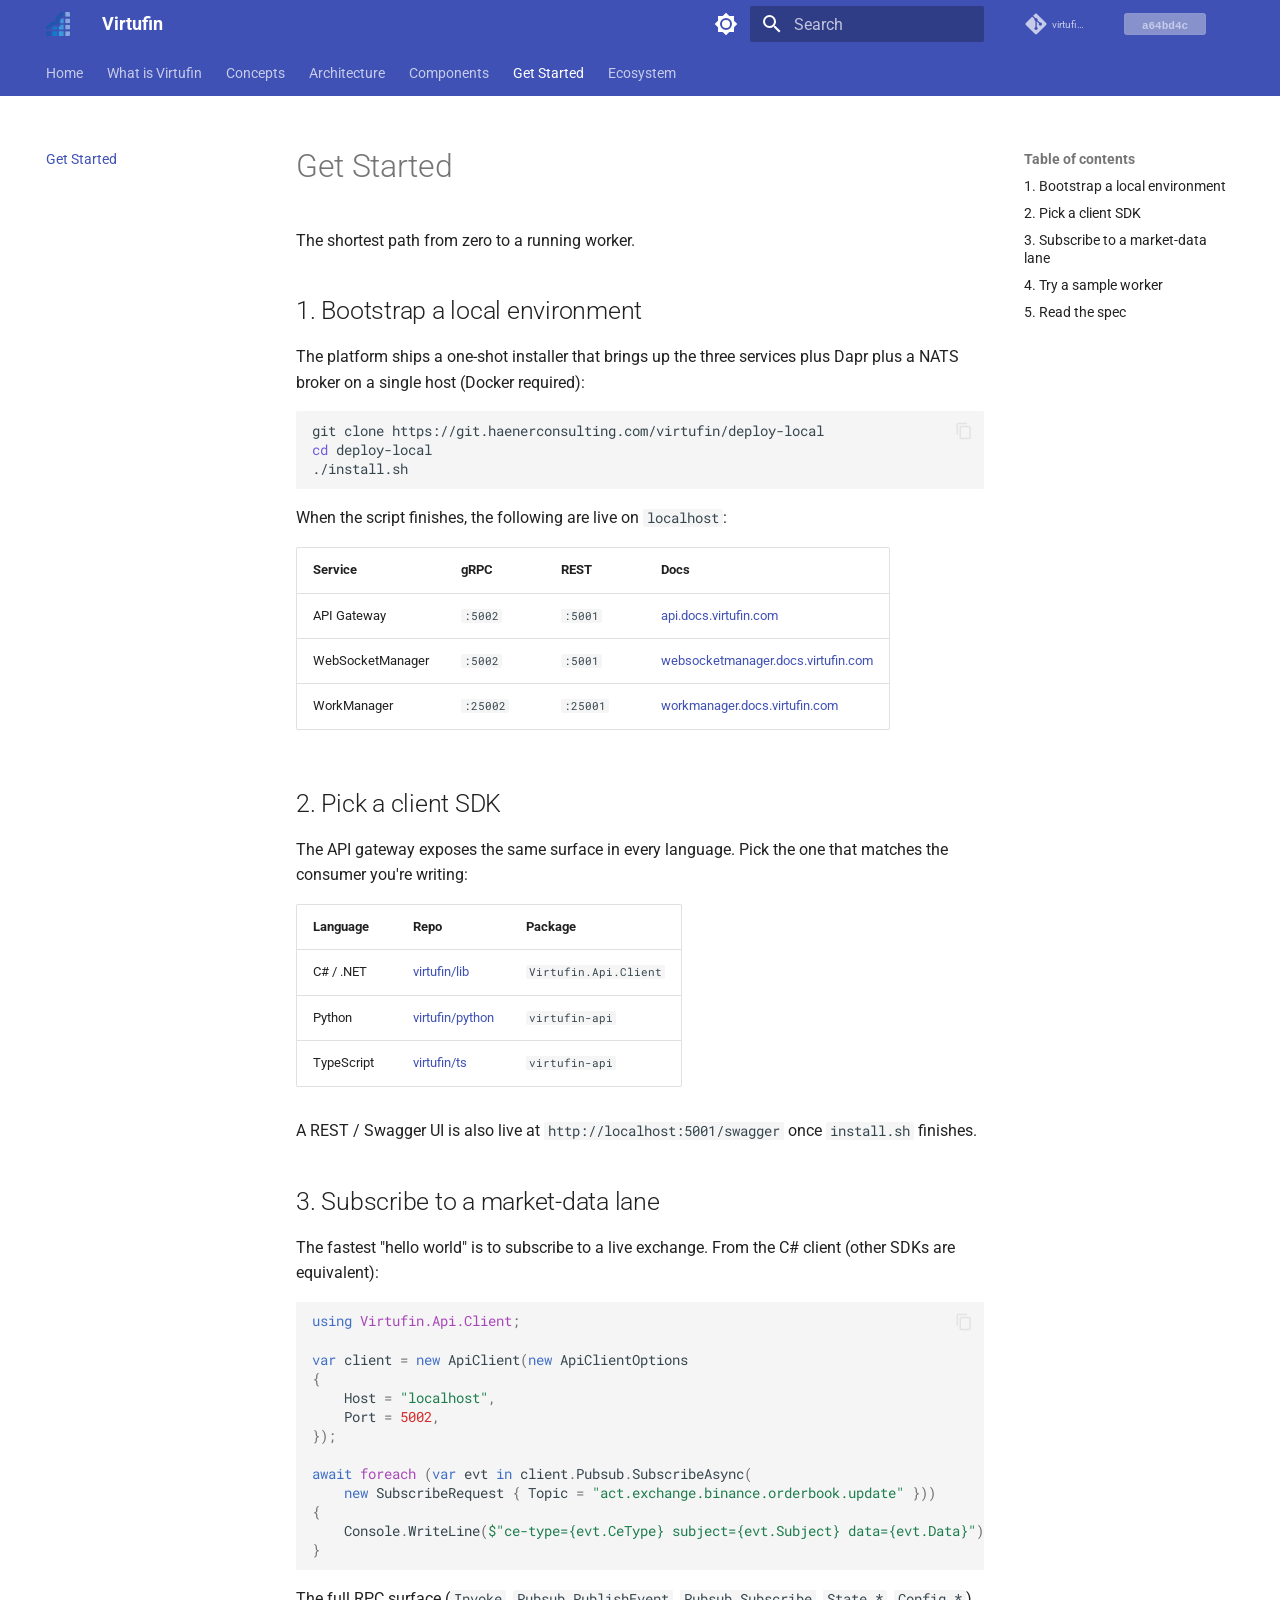
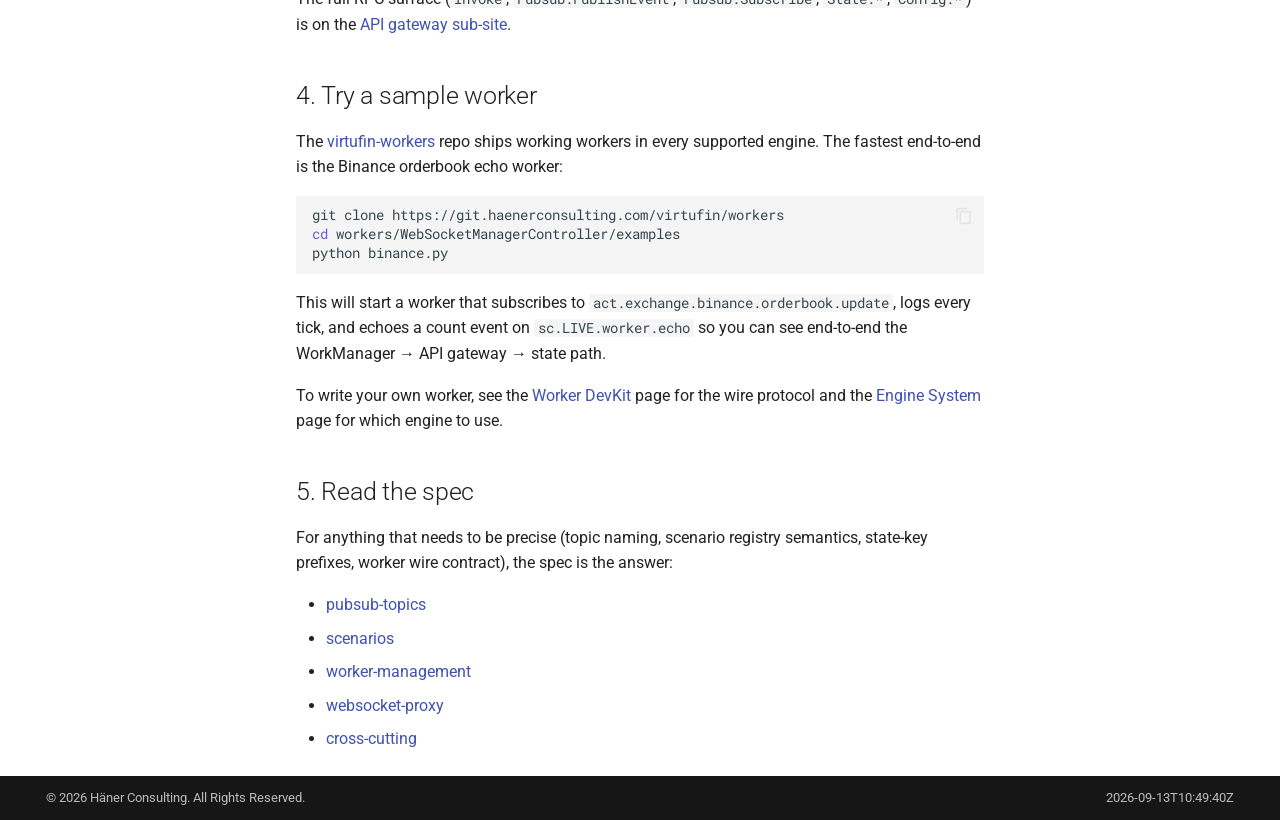
<file: getting-started/index.html>
<!doctype html>
<html lang="en" class="no-js">
  <head>
    
      <meta charset="utf-8">
      <meta name="viewport" content="width=device-width,initial-scale=1">
      
        <meta name="description" content="The Virtufin platform — an open, event-driven stack for algorithmic trading.">
      
      
      
        <link rel="canonical" href="https://docs.virtufin.com/getting-started/">
      
      
        <link rel="prev" href="../components/">
      
      
        <link rel="next" href="../ecosystem/">
      
      
        
      
      
      <link rel="icon" href="../assets/images/favicon.ico">
      <meta name="generator" content="mkdocs-1.6.1, mkdocs-material-9.7.7">
    
    
      
        <title>Get Started - Virtufin</title>
      
    
    
      <link rel="stylesheet" href="../assets/stylesheets/main.ec1eaa64.min.css">
      
        
        <link rel="stylesheet" href="../assets/stylesheets/palette.ab4e12ef.min.css">
      
      


    
    
      
    
    
      
        
        
        <link rel="preconnect" href="https://fonts.gstatic.com" crossorigin>
        <link rel="stylesheet" href="https://fonts.googleapis.com/css?family=Roboto:300,300i,400,400i,700,700i%7CRoboto+Mono:400,400i,700,700i&display=fallback">
        <style>:root{--md-text-font:"Roboto";--md-code-font:"Roboto Mono"}</style>
      
    
    
      <link rel="stylesheet" href="../stylesheets/extra.css">
    
      <link rel="stylesheet" href="../stylesheets/mermaid-zoom.css">
    
    <script>__md_scope=new URL("..",location),__md_hash=e=>[...e].reduce(((e,_)=>(e<<5)-e+_.charCodeAt(0)),0),__md_get=(e,_=localStorage,t=__md_scope)=>JSON.parse(_.getItem(t.pathname+"."+e)),__md_set=(e,_,t=localStorage,a=__md_scope)=>{try{t.setItem(a.pathname+"."+e,JSON.stringify(_))}catch(e){}}</script>
    
      

    
    
  </head>
  
  
    
    
      
    
    
    
    
    <body dir="ltr" data-md-color-scheme="default" data-md-color-primary="indigo" data-md-color-accent="indigo">
  
    
    <input class="md-toggle" data-md-toggle="drawer" type="checkbox" id="__drawer" autocomplete="off">
    <input class="md-toggle" data-md-toggle="search" type="checkbox" id="__search" autocomplete="off">
    <label class="md-overlay" for="__drawer"></label>
    <div data-md-component="skip">
      
        
        <a href="#get-started" class="md-skip">
          Skip to content
        </a>
      
    </div>
    <div data-md-component="announce">
      
    </div>
    
    
      

<header class="md-header" data-md-component="header">
  <nav class="md-header__inner md-grid" aria-label="Header">
    <a href=".." title="Virtufin" class="md-header__button md-logo" aria-label="Virtufin" data-md-component="logo">
      
  <img src="../assets/images/logo.svg" alt="logo">

    </a>
    <label class="md-header__button md-icon" for="__drawer">
      
      <svg xmlns="http://www.w3.org/2000/svg" viewBox="0 0 24 24"><path d="M3 6h18v2H3zm0 5h18v2H3zm0 5h18v2H3z"/></svg>
    </label>
    <div class="md-header__title" data-md-component="header-title">
      <div class="md-header__ellipsis">
        <div class="md-header__topic">
          <span class="md-ellipsis">
            Virtufin
          </span>
        </div>
        <div class="md-header__topic" data-md-component="header-topic">
          <span class="md-ellipsis">
            
              Get Started
            
          </span>
        </div>
      </div>
    </div>
    
      
        <form class="md-header__option" data-md-component="palette">
  
    
    
    
    <input class="md-option" data-md-color-media="" data-md-color-scheme="default" data-md-color-primary="indigo" data-md-color-accent="indigo"  aria-label="Switch to dark mode"  type="radio" name="__palette" id="__palette_0">
    
      <label class="md-header__button md-icon" title="Switch to dark mode" for="__palette_1" hidden>
        <svg xmlns="http://www.w3.org/2000/svg" viewBox="0 0 24 24"><path d="M12 8a4 4 0 0 0-4 4 4 4 0 0 0 4 4 4 4 0 0 0 4-4 4 4 0 0 0-4-4m0 10a6 6 0 0 1-6-6 6 6 0 0 1 6-6 6 6 0 0 1 6 6 6 6 0 0 1-6 6m8-9.31V4h-4.69L12 .69 8.69 4H4v4.69L.69 12 4 15.31V20h4.69L12 23.31 15.31 20H20v-4.69L23.31 12z"/></svg>
      </label>
    
  
    
    
    
    <input class="md-option" data-md-color-media="" data-md-color-scheme="slate" data-md-color-primary="indigo" data-md-color-accent="indigo"  aria-label="Switch to light mode"  type="radio" name="__palette" id="__palette_1">
    
      <label class="md-header__button md-icon" title="Switch to light mode" for="__palette_0" hidden>
        <svg xmlns="http://www.w3.org/2000/svg" viewBox="0 0 24 24"><path d="M12 18c-.89 0-1.74-.2-2.5-.55C11.56 16.5 13 14.42 13 12s-1.44-4.5-3.5-5.45C10.26 6.2 11.11 6 12 6a6 6 0 0 1 6 6 6 6 0 0 1-6 6m8-9.31V4h-4.69L12 .69 8.69 4H4v4.69L.69 12 4 15.31V20h4.69L12 23.31 15.31 20H20v-4.69L23.31 12z"/></svg>
      </label>
    
  
</form>
      
    
    
      <script>var palette=__md_get("__palette");if(palette&&palette.color){if("(prefers-color-scheme)"===palette.color.media){var media=matchMedia("(prefers-color-scheme: light)"),input=document.querySelector(media.matches?"[data-md-color-media='(prefers-color-scheme: light)']":"[data-md-color-media='(prefers-color-scheme: dark)']");palette.color.media=input.getAttribute("data-md-color-media"),palette.color.scheme=input.getAttribute("data-md-color-scheme"),palette.color.primary=input.getAttribute("data-md-color-primary"),palette.color.accent=input.getAttribute("data-md-color-accent")}for(var[key,value]of Object.entries(palette.color))document.body.setAttribute("data-md-color-"+key,value)}</script>
    
    
    
      
      
        <label class="md-header__button md-icon" for="__search">
          
          <svg xmlns="http://www.w3.org/2000/svg" viewBox="0 0 24 24"><path d="M9.5 3A6.5 6.5 0 0 1 16 9.5c0 1.61-.59 3.09-1.56 4.23l.27.27h.79l5 5-1.5 1.5-5-5v-.79l-.27-.27A6.52 6.52 0 0 1 9.5 16 6.5 6.5 0 0 1 3 9.5 6.5 6.5 0 0 1 9.5 3m0 2C7 5 5 7 5 9.5S7 14 9.5 14 14 12 14 9.5 12 5 9.5 5"/></svg>
        </label>
        <div class="md-search" data-md-component="search" role="dialog">
  <label class="md-search__overlay" for="__search"></label>
  <div class="md-search__inner" role="search">
    <form class="md-search__form" name="search">
      <input type="text" class="md-search__input" name="query" aria-label="Search" placeholder="Search" autocapitalize="off" autocorrect="off" autocomplete="off" spellcheck="false" data-md-component="search-query" required>
      <label class="md-search__icon md-icon" for="__search">
        
        <svg xmlns="http://www.w3.org/2000/svg" viewBox="0 0 24 24"><path d="M9.5 3A6.5 6.5 0 0 1 16 9.5c0 1.61-.59 3.09-1.56 4.23l.27.27h.79l5 5-1.5 1.5-5-5v-.79l-.27-.27A6.52 6.52 0 0 1 9.5 16 6.5 6.5 0 0 1 3 9.5 6.5 6.5 0 0 1 9.5 3m0 2C7 5 5 7 5 9.5S7 14 9.5 14 14 12 14 9.5 12 5 9.5 5"/></svg>
        
        <svg xmlns="http://www.w3.org/2000/svg" viewBox="0 0 24 24"><path d="M20 11v2H8l5.5 5.5-1.42 1.42L4.16 12l7.92-7.92L13.5 5.5 8 11z"/></svg>
      </label>
      <nav class="md-search__options" aria-label="Search">
        
        <button type="reset" class="md-search__icon md-icon" title="Clear" aria-label="Clear" tabindex="-1">
          
          <svg xmlns="http://www.w3.org/2000/svg" viewBox="0 0 24 24"><path d="M19 6.41 17.59 5 12 10.59 6.41 5 5 6.41 10.59 12 5 17.59 6.41 19 12 13.41 17.59 19 19 17.59 13.41 12z"/></svg>
        </button>
      </nav>
      
        <div class="md-search__suggest" data-md-component="search-suggest"></div>
      
    </form>
    <div class="md-search__output">
      <div class="md-search__scrollwrap" tabindex="0" data-md-scrollfix>
        <div class="md-search-result" data-md-component="search-result">
          <div class="md-search-result__meta">
            Initializing search
          </div>
          <ol class="md-search-result__list" role="presentation"></ol>
        </div>
      </div>
    </div>
  </div>
</div>
      
    
    
      <div class="md-header__source">
        <div class="md-source-wrapper">
  <a href="https://git.haenerconsulting.com/virtufin/docs" title="Go to repository" class="md-source-repo-link">
    <div class="md-source__icon md-icon">
      
      <svg xmlns="http://www.w3.org/2000/svg" viewBox="0 0 448 512"><!--! Font Awesome Free 7.1.0 by @fontawesome - https://fontawesome.com License - https://fontawesome.com/license/free (Icons: CC BY 4.0, Fonts: SIL OFL 1.1, Code: MIT License) Copyright 2025 Fonticons, Inc.--><path d="M439.6 236.1 244 40.5c-5.4-5.5-12.8-8.5-20.4-8.5s-15 3-20.4 8.4L162.5 81l51.5 51.5c27.1-9.1 52.7 16.8 43.4 43.7l49.7 49.7c34.2-11.8 61.2 31 35.5 56.7-26.5 26.5-70.2-2.9-56-37.3L240.3 199v121.9c25.3 12.5 22.3 41.8 9.1 55-6.4 6.4-15.2 10.1-24.3 10.1s-17.8-3.6-24.3-10.1c-17.6-17.6-11.1-46.9 11.2-56v-123c-20.8-8.5-24.6-30.7-18.6-45L142.6 101 8.5 235.1C3 240.6 0 247.9 0 255.5s3 15 8.5 20.4l195.6 195.7c5.4 5.4 12.7 8.4 20.4 8.4s15-3 20.4-8.4l194.7-194.7c5.4-5.4 8.4-12.8 8.4-20.4s-3-15-8.4-20.4"/></svg>
    </div>
    <span class="md-source__repository">virtufin/docs</span>
  </a>
    <a href="https://git.haenerconsulting.com/virtufin/docs/commit/a64bd4cb23b327178bdd21252fbcb89962766bcd"
       class="md-source-commit-badge"
       target="_blank"
       rel="noopener"
       title="View commit a64bd4c">
      <svg xmlns="http://www.w3.org/2000/svg" viewBox="0 0 82 22" width="82" height="22" style="vertical-align:middle;">
        <rect width="82" height="22" rx="4" fill="#e9ecef" stroke="currentColor" stroke-width="0.75" opacity="0.6"/>
        <text x="41" y="15.5" text-anchor="middle" font-family="ui-monospace,SFMono-Regular,Menlo,monospace" font-size="11" font-weight="600" fill="currentColor">a64bd4c</text>
      </svg>
    </a>
</div>
      </div>
    
  </nav>
  
</header>
    
    <div class="md-container" data-md-component="container">
      
      
        
          
            
<nav class="md-tabs" aria-label="Tabs" data-md-component="tabs">
  <div class="md-grid">
    <ul class="md-tabs__list">
      
        
  
  
  
  
    <li class="md-tabs__item">
      <a href=".." class="md-tabs__link">
        
  
  
    
  
  Home

      </a>
    </li>
  

      
        
  
  
  
  
    <li class="md-tabs__item">
      <a href="../what-is-virtufin/" class="md-tabs__link">
        
  
  
    
  
  What is Virtufin

      </a>
    </li>
  

      
        
  
  
  
  
    <li class="md-tabs__item">
      <a href="../concepts/" class="md-tabs__link">
        
  
  
    
  
  Concepts

      </a>
    </li>
  

      
        
  
  
  
  
    <li class="md-tabs__item">
      <a href="../architecture/" class="md-tabs__link">
        
  
  
    
  
  Architecture

      </a>
    </li>
  

      
        
  
  
  
  
    <li class="md-tabs__item">
      <a href="../components/" class="md-tabs__link">
        
  
  
    
  
  Components

      </a>
    </li>
  

      
        
  
  
  
    
  
  
    <li class="md-tabs__item md-tabs__item--active">
      <a href="./" class="md-tabs__link">
        
  
  
    
  
  Get Started

      </a>
    </li>
  

      
        
  
  
  
  
    <li class="md-tabs__item">
      <a href="../ecosystem/" class="md-tabs__link">
        
  
  
    
  
  Ecosystem

      </a>
    </li>
  

      
    </ul>
  </div>
</nav>
          
        
      
      <main class="md-main" data-md-component="main">
        <div class="md-main__inner md-grid">
          
            
              
              <div class="md-sidebar md-sidebar--primary" data-md-component="sidebar" data-md-type="navigation" >
                <div class="md-sidebar__scrollwrap">
                  <div class="md-sidebar__inner">
                    


  


<nav class="md-nav md-nav--primary md-nav--lifted" aria-label="Navigation" data-md-level="0">
  <label class="md-nav__title" for="__drawer">
    <a href=".." title="Virtufin" class="md-nav__button md-logo" aria-label="Virtufin" data-md-component="logo">
      
  <img src="../assets/images/logo.svg" alt="logo">

    </a>
    Virtufin
  </label>
  
    <div class="md-nav__source">
      <div class="md-source-wrapper">
  <a href="https://git.haenerconsulting.com/virtufin/docs" title="Go to repository" class="md-source-repo-link">
    <div class="md-source__icon md-icon">
      
      <svg xmlns="http://www.w3.org/2000/svg" viewBox="0 0 448 512"><!--! Font Awesome Free 7.1.0 by @fontawesome - https://fontawesome.com License - https://fontawesome.com/license/free (Icons: CC BY 4.0, Fonts: SIL OFL 1.1, Code: MIT License) Copyright 2025 Fonticons, Inc.--><path d="M439.6 236.1 244 40.5c-5.4-5.5-12.8-8.5-20.4-8.5s-15 3-20.4 8.4L162.5 81l51.5 51.5c27.1-9.1 52.7 16.8 43.4 43.7l49.7 49.7c34.2-11.8 61.2 31 35.5 56.7-26.5 26.5-70.2-2.9-56-37.3L240.3 199v121.9c25.3 12.5 22.3 41.8 9.1 55-6.4 6.4-15.2 10.1-24.3 10.1s-17.8-3.6-24.3-10.1c-17.6-17.6-11.1-46.9 11.2-56v-123c-20.8-8.5-24.6-30.7-18.6-45L142.6 101 8.5 235.1C3 240.6 0 247.9 0 255.5s3 15 8.5 20.4l195.6 195.7c5.4 5.4 12.7 8.4 20.4 8.4s15-3 20.4-8.4l194.7-194.7c5.4-5.4 8.4-12.8 8.4-20.4s-3-15-8.4-20.4"/></svg>
    </div>
    <span class="md-source__repository">virtufin/docs</span>
  </a>
    <a href="https://git.haenerconsulting.com/virtufin/docs/commit/a64bd4cb23b327178bdd21252fbcb89962766bcd"
       class="md-source-commit-badge"
       target="_blank"
       rel="noopener"
       title="View commit a64bd4c">
      <svg xmlns="http://www.w3.org/2000/svg" viewBox="0 0 82 22" width="82" height="22" style="vertical-align:middle;">
        <rect width="82" height="22" rx="4" fill="#e9ecef" stroke="currentColor" stroke-width="0.75" opacity="0.6"/>
        <text x="41" y="15.5" text-anchor="middle" font-family="ui-monospace,SFMono-Regular,Menlo,monospace" font-size="11" font-weight="600" fill="currentColor">a64bd4c</text>
      </svg>
    </a>
</div>
    </div>
  
  <ul class="md-nav__list" data-md-scrollfix>
    
      
      
  
  
  
  
    <li class="md-nav__item">
      <a href=".." class="md-nav__link">
        
  
  
  <span class="md-ellipsis">
    
  
    Home
  

    
  </span>
  
  

      </a>
    </li>
  

    
      
      
  
  
  
  
    <li class="md-nav__item">
      <a href="../what-is-virtufin/" class="md-nav__link">
        
  
  
  <span class="md-ellipsis">
    
  
    What is Virtufin
  

    
  </span>
  
  

      </a>
    </li>
  

    
      
      
  
  
  
  
    <li class="md-nav__item">
      <a href="../concepts/" class="md-nav__link">
        
  
  
  <span class="md-ellipsis">
    
  
    Concepts
  

    
  </span>
  
  

      </a>
    </li>
  

    
      
      
  
  
  
  
    <li class="md-nav__item">
      <a href="../architecture/" class="md-nav__link">
        
  
  
  <span class="md-ellipsis">
    
  
    Architecture
  

    
  </span>
  
  

      </a>
    </li>
  

    
      
      
  
  
  
  
    <li class="md-nav__item">
      <a href="../components/" class="md-nav__link">
        
  
  
  <span class="md-ellipsis">
    
  
    Components
  

    
  </span>
  
  

      </a>
    </li>
  

    
      
      
  
  
    
  
  
  
    <li class="md-nav__item md-nav__item--active">
      
      <input class="md-nav__toggle md-toggle" type="checkbox" id="__toc">
      
      
        
      
      
        <label class="md-nav__link md-nav__link--active" for="__toc">
          
  
  
  <span class="md-ellipsis">
    
  
    Get Started
  

    
  </span>
  
  

          <span class="md-nav__icon md-icon"></span>
        </label>
      
      <a href="./" class="md-nav__link md-nav__link--active">
        
  
  
  <span class="md-ellipsis">
    
  
    Get Started
  

    
  </span>
  
  

      </a>
      
        

<nav class="md-nav md-nav--secondary" aria-label="Table of contents">
  
  
  
    
  
  
    <label class="md-nav__title" for="__toc">
      <span class="md-nav__icon md-icon"></span>
      Table of contents
    </label>
    <ul class="md-nav__list" data-md-component="toc" data-md-scrollfix>
      
        <li class="md-nav__item">
  <a href="#1-bootstrap-a-local-environment" class="md-nav__link">
    <span class="md-ellipsis">
      
        1. Bootstrap a local environment
      
    </span>
  </a>
  
</li>
      
        <li class="md-nav__item">
  <a href="#2-pick-a-client-sdk" class="md-nav__link">
    <span class="md-ellipsis">
      
        2. Pick a client SDK
      
    </span>
  </a>
  
</li>
      
        <li class="md-nav__item">
  <a href="#3-subscribe-to-a-market-data-lane" class="md-nav__link">
    <span class="md-ellipsis">
      
        3. Subscribe to a market-data lane
      
    </span>
  </a>
  
</li>
      
        <li class="md-nav__item">
  <a href="#4-try-a-sample-worker" class="md-nav__link">
    <span class="md-ellipsis">
      
        4. Try a sample worker
      
    </span>
  </a>
  
</li>
      
        <li class="md-nav__item">
  <a href="#5-read-the-spec" class="md-nav__link">
    <span class="md-ellipsis">
      
        5. Read the spec
      
    </span>
  </a>
  
</li>
      
    </ul>
  
</nav>
      
    </li>
  

    
      
      
  
  
  
  
    <li class="md-nav__item">
      <a href="../ecosystem/" class="md-nav__link">
        
  
  
  <span class="md-ellipsis">
    
  
    Ecosystem
  

    
  </span>
  
  

      </a>
    </li>
  

    
  </ul>
</nav>
                  </div>
                </div>
              </div>
            
            
              
              <div class="md-sidebar md-sidebar--secondary" data-md-component="sidebar" data-md-type="toc" >
                <div class="md-sidebar__scrollwrap">
                  <div class="md-sidebar__inner">
                    

<nav class="md-nav md-nav--secondary" aria-label="Table of contents">
  
  
  
    
  
  
    <label class="md-nav__title" for="__toc">
      <span class="md-nav__icon md-icon"></span>
      Table of contents
    </label>
    <ul class="md-nav__list" data-md-component="toc" data-md-scrollfix>
      
        <li class="md-nav__item">
  <a href="#1-bootstrap-a-local-environment" class="md-nav__link">
    <span class="md-ellipsis">
      
        1. Bootstrap a local environment
      
    </span>
  </a>
  
</li>
      
        <li class="md-nav__item">
  <a href="#2-pick-a-client-sdk" class="md-nav__link">
    <span class="md-ellipsis">
      
        2. Pick a client SDK
      
    </span>
  </a>
  
</li>
      
        <li class="md-nav__item">
  <a href="#3-subscribe-to-a-market-data-lane" class="md-nav__link">
    <span class="md-ellipsis">
      
        3. Subscribe to a market-data lane
      
    </span>
  </a>
  
</li>
      
        <li class="md-nav__item">
  <a href="#4-try-a-sample-worker" class="md-nav__link">
    <span class="md-ellipsis">
      
        4. Try a sample worker
      
    </span>
  </a>
  
</li>
      
        <li class="md-nav__item">
  <a href="#5-read-the-spec" class="md-nav__link">
    <span class="md-ellipsis">
      
        5. Read the spec
      
    </span>
  </a>
  
</li>
      
    </ul>
  
</nav>
                  </div>
                </div>
              </div>
            
          
          
            <div class="md-content" data-md-component="content">
              
              <article class="md-content__inner md-typeset">
                
                  



<h1 id="get-started">Get Started</h1>
<p>The shortest path from zero to a running worker.</p>
<h2 id="1-bootstrap-a-local-environment">1. Bootstrap a local environment</h2>
<p>The platform ships a one-shot installer that brings up the three
services plus Dapr plus a NATS broker on a single host (Docker
required):</p>
<div class="highlight"><pre><span></span><code>git<span class="w"> </span>clone<span class="w"> </span>https://git.haenerconsulting.com/virtufin/deploy-local
<span class="nb">cd</span><span class="w"> </span>deploy-local
./install.sh
</code></pre></div>
<p>When the script finishes, the following are live on <code>localhost</code>:</p>
<table>
<thead>
<tr>
<th>Service</th>
<th>gRPC</th>
<th>REST</th>
<th>Docs</th>
</tr>
</thead>
<tbody>
<tr>
<td>API Gateway</td>
<td><code>:5002</code></td>
<td><code>:5001</code></td>
<td><a href="https://api.docs.virtufin.com/">api.docs.virtufin.com</a></td>
</tr>
<tr>
<td>WebSocketManager</td>
<td><code>:5002</code></td>
<td><code>:5001</code></td>
<td><a href="https://websocketmanager.docs.virtufin.com/">websocketmanager.docs.virtufin.com</a></td>
</tr>
<tr>
<td>WorkManager</td>
<td><code>:25002</code></td>
<td><code>:25001</code></td>
<td><a href="https://workmanager.docs.virtufin.com/">workmanager.docs.virtufin.com</a></td>
</tr>
</tbody>
</table>
<h2 id="2-pick-a-client-sdk">2. Pick a client SDK</h2>
<p>The API gateway exposes the same surface in every language. Pick
the one that matches the consumer you're writing:</p>
<table>
<thead>
<tr>
<th>Language</th>
<th>Repo</th>
<th>Package</th>
</tr>
</thead>
<tbody>
<tr>
<td>C# / .NET</td>
<td><a href="https://git.haenerconsulting.com/virtufin/lib">virtufin/lib</a></td>
<td><code>Virtufin.Api.Client</code></td>
</tr>
<tr>
<td>Python</td>
<td><a href="https://git.haenerconsulting.com/virtufin/python">virtufin/python</a></td>
<td><code>virtufin-api</code></td>
</tr>
<tr>
<td>TypeScript</td>
<td><a href="https://git.haenerconsulting.com/virtufin/ts">virtufin/ts</a></td>
<td><code>virtufin-api</code></td>
</tr>
</tbody>
</table>
<p>A REST / Swagger UI is also live at <code>http://localhost:5001/swagger</code>
once <code>install.sh</code> finishes.</p>
<h2 id="3-subscribe-to-a-market-data-lane">3. Subscribe to a market-data lane</h2>
<p>The fastest "hello world" is to subscribe to a live exchange.
From the C# client (other SDKs are equivalent):</p>
<div class="highlight"><pre><span></span><code><span class="k">using</span><span class="w"> </span><span class="nn">Virtufin.Api.Client</span><span class="p">;</span>

<span class="kt">var</span><span class="w"> </span><span class="n">client</span><span class="w"> </span><span class="o">=</span><span class="w"> </span><span class="k">new</span><span class="w"> </span><span class="n">ApiClient</span><span class="p">(</span><span class="k">new</span><span class="w"> </span><span class="n">ApiClientOptions</span>
<span class="p">{</span>
<span class="w">    </span><span class="n">Host</span><span class="w"> </span><span class="o">=</span><span class="w"> </span><span class="s">"localhost"</span><span class="p">,</span>
<span class="w">    </span><span class="n">Port</span><span class="w"> </span><span class="o">=</span><span class="w"> </span><span class="mi">5002</span><span class="p">,</span>
<span class="p">});</span>

<span class="k">await</span><span class="w"> </span><span class="nf">foreach</span><span class="w"> </span><span class="p">(</span><span class="kt">var</span><span class="w"> </span><span class="n">evt</span><span class="w"> </span><span class="k">in</span><span class="w"> </span><span class="n">client</span><span class="p">.</span><span class="n">Pubsub</span><span class="p">.</span><span class="n">SubscribeAsync</span><span class="p">(</span>
<span class="w">    </span><span class="k">new</span><span class="w"> </span><span class="n">SubscribeRequest</span><span class="w"> </span><span class="p">{</span><span class="w"> </span><span class="n">Topic</span><span class="w"> </span><span class="o">=</span><span class="w"> </span><span class="s">"act.exchange.binance.orderbook.update"</span><span class="w"> </span><span class="p">}))</span>
<span class="p">{</span>
<span class="w">    </span><span class="n">Console</span><span class="p">.</span><span class="n">WriteLine</span><span class="p">(</span><span class="s">$"ce-type={evt.CeType} subject={evt.Subject} data={evt.Data}"</span><span class="p">);</span>
<span class="p">}</span>
</code></pre></div>
<p>The full RPC surface (<code>Invoke</code>, <code>Pubsub.PublishEvent</code>,
<code>Pubsub.Subscribe</code>, <code>State.*</code>, <code>Config.*</code>) is on the
<a href="https://api.docs.virtufin.com/">API gateway sub-site</a>.</p>
<h2 id="4-try-a-sample-worker">4. Try a sample worker</h2>
<p>The
<a href="https://git.haenerconsulting.com/virtufin/workers">virtufin-workers</a>
repo ships working workers in every supported engine. The fastest
end-to-end is the Binance orderbook echo worker:</p>
<div class="highlight"><pre><span></span><code>git<span class="w"> </span>clone<span class="w"> </span>https://git.haenerconsulting.com/virtufin/workers
<span class="nb">cd</span><span class="w"> </span>workers/WebSocketManagerController/examples
python<span class="w"> </span>binance.py
</code></pre></div>
<p>This will start a worker that subscribes to
<code>act.exchange.binance.orderbook.update</code>, logs every tick, and
echoes a count event on <code>sc.LIVE.worker.echo</code> so you can see
end-to-end the WorkManager → API gateway → state path.</p>
<p>To write your own worker, see the
<a href="https://workmanager.docs.virtufin.com/devkit/">Worker DevKit</a>
page for the wire protocol and the
<a href="https://workmanager.docs.virtufin.com/engines/">Engine System</a>
page for which engine to use.</p>
<h2 id="5-read-the-spec">5. Read the spec</h2>
<p>For anything that needs to be precise (topic naming, scenario
registry semantics, state-key prefixes, worker wire contract),
the spec is the answer:</p>
<ul>
<li><a href="https://specs.docs.virtufin.com/specs/pubsub-topics/">pubsub-topics</a></li>
<li><a href="https://specs.docs.virtufin.com/specs/scenarios/">scenarios</a></li>
<li><a href="https://specs.docs.virtufin.com/specs/worker-management/">worker-management</a></li>
<li><a href="https://specs.docs.virtufin.com/specs/websocket-proxy/">websocket-proxy</a></li>
<li><a href="https://specs.docs.virtufin.com/specs/cross-cutting/">cross-cutting</a></li>
</ul>












                
              </article>
            </div>
          
          
<script>var target=document.getElementById(location.hash.slice(1));target&&target.name&&(target.checked=target.name.startsWith("__tabbed_"))</script>
        </div>
        
      </main>
      
        <footer class="md-footer">
  
  <div class="md-footer-meta md-typeset">
    <div class="md-footer-meta__inner md-grid">
      <div class="md-copyright">
  
    <div class="md-copyright__highlight">
      <div style="display:table;width:100%">
  <span style="display:table-cell">&copy; 2026 Häner Consulting. All Rights Reserved.</span>
  <span style="display:table-cell;text-align:right">2026-09-13T10:49:40Z</span>
</div>

    </div>
  
  
</div>
      
    </div>
  </div>
</footer>
      
    </div>
    <div class="md-dialog" data-md-component="dialog">
      <div class="md-dialog__inner md-typeset"></div>
    </div>
    
    
    
      
      
      <script id="__config" type="application/json">{"annotate": null, "base": "..", "features": ["navigation.tabs", "navigation.sections", "navigation.expand", "search.suggest", "search.highlight", "content.code.copy", "content.code.annotate"], "search": "../assets/javascripts/workers/search.2c215733.min.js", "tags": null, "translations": {"clipboard.copied": "Copied to clipboard", "clipboard.copy": "Copy to clipboard", "search.result.more.one": "1 more on this page", "search.result.more.other": "# more on this page", "search.result.none": "No matching documents", "search.result.one": "1 matching document", "search.result.other": "# matching documents", "search.result.placeholder": "Type to start searching", "search.result.term.missing": "Missing", "select.version": "Select version"}, "version": null}</script>
    
    
      <script src="../assets/javascripts/bundle.d7400e89.min.js"></script>
      
        <script src="../javascripts/mermaid-zoom.js"></script>
      
    
  </body>
</html>
</file>
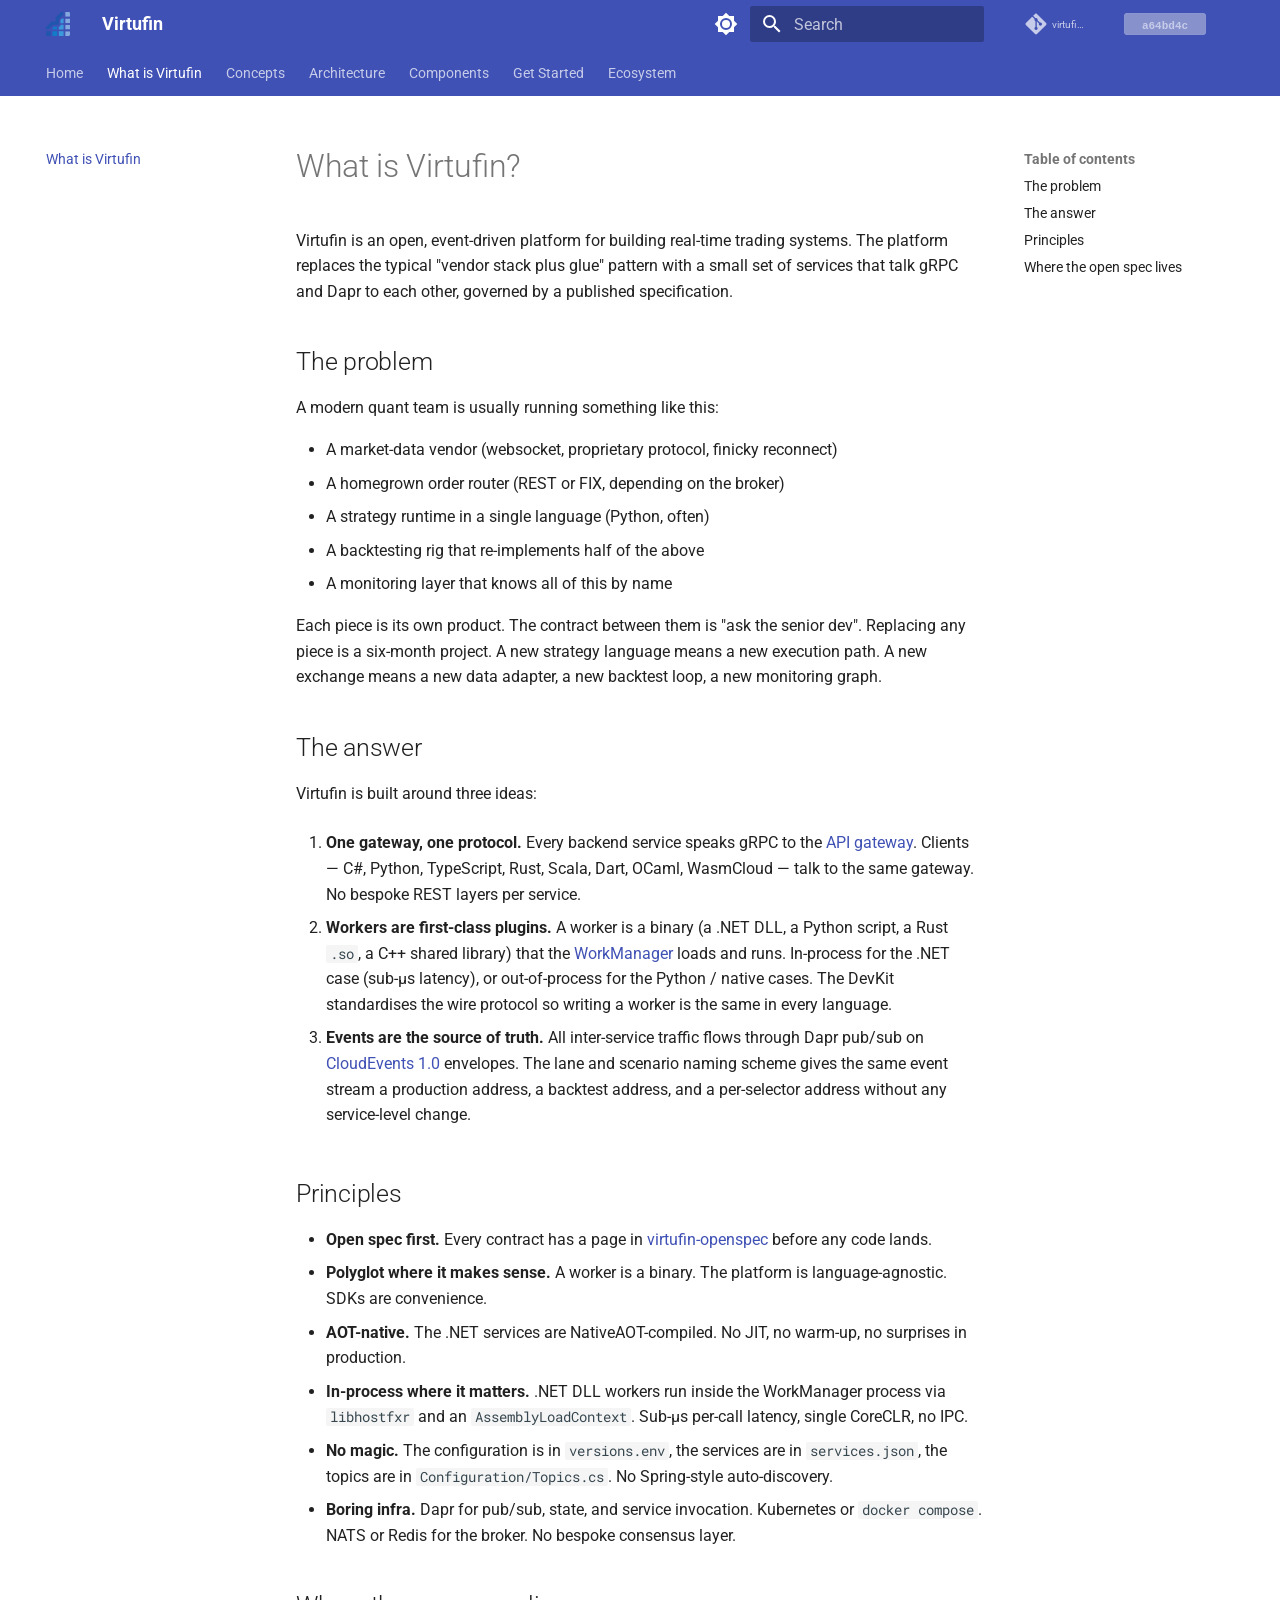
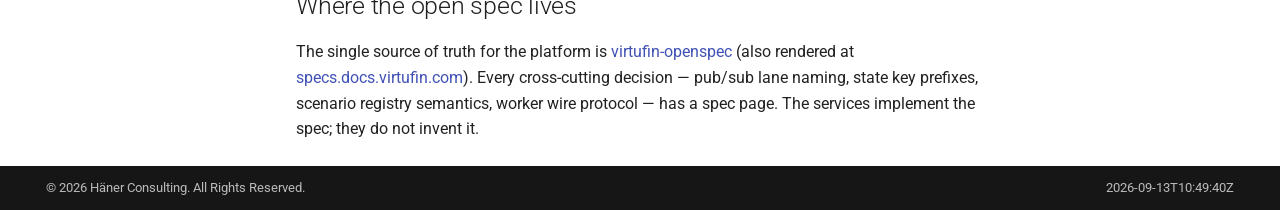
<file: what-is-virtufin/index.html>
<!doctype html>
<html lang="en" class="no-js">
  <head>
    
      <meta charset="utf-8">
      <meta name="viewport" content="width=device-width,initial-scale=1">
      
        <meta name="description" content="The Virtufin platform — an open, event-driven stack for algorithmic trading.">
      
      
      
        <link rel="canonical" href="https://docs.virtufin.com/what-is-virtufin/">
      
      
        <link rel="prev" href="..">
      
      
        <link rel="next" href="../concepts/">
      
      
        
      
      
      <link rel="icon" href="../assets/images/favicon.ico">
      <meta name="generator" content="mkdocs-1.6.1, mkdocs-material-9.7.7">
    
    
      
        <title>What is Virtufin - Virtufin</title>
      
    
    
      <link rel="stylesheet" href="../assets/stylesheets/main.ec1eaa64.min.css">
      
        
        <link rel="stylesheet" href="../assets/stylesheets/palette.ab4e12ef.min.css">
      
      


    
    
      
    
    
      
        
        
        <link rel="preconnect" href="https://fonts.gstatic.com" crossorigin>
        <link rel="stylesheet" href="https://fonts.googleapis.com/css?family=Roboto:300,300i,400,400i,700,700i%7CRoboto+Mono:400,400i,700,700i&display=fallback">
        <style>:root{--md-text-font:"Roboto";--md-code-font:"Roboto Mono"}</style>
      
    
    
      <link rel="stylesheet" href="../stylesheets/extra.css">
    
      <link rel="stylesheet" href="../stylesheets/mermaid-zoom.css">
    
    <script>__md_scope=new URL("..",location),__md_hash=e=>[...e].reduce(((e,_)=>(e<<5)-e+_.charCodeAt(0)),0),__md_get=(e,_=localStorage,t=__md_scope)=>JSON.parse(_.getItem(t.pathname+"."+e)),__md_set=(e,_,t=localStorage,a=__md_scope)=>{try{t.setItem(a.pathname+"."+e,JSON.stringify(_))}catch(e){}}</script>
    
      

    
    
  </head>
  
  
    
    
      
    
    
    
    
    <body dir="ltr" data-md-color-scheme="default" data-md-color-primary="indigo" data-md-color-accent="indigo">
  
    
    <input class="md-toggle" data-md-toggle="drawer" type="checkbox" id="__drawer" autocomplete="off">
    <input class="md-toggle" data-md-toggle="search" type="checkbox" id="__search" autocomplete="off">
    <label class="md-overlay" for="__drawer"></label>
    <div data-md-component="skip">
      
        
        <a href="#what-is-virtufin" class="md-skip">
          Skip to content
        </a>
      
    </div>
    <div data-md-component="announce">
      
    </div>
    
    
      

<header class="md-header" data-md-component="header">
  <nav class="md-header__inner md-grid" aria-label="Header">
    <a href=".." title="Virtufin" class="md-header__button md-logo" aria-label="Virtufin" data-md-component="logo">
      
  <img src="../assets/images/logo.svg" alt="logo">

    </a>
    <label class="md-header__button md-icon" for="__drawer">
      
      <svg xmlns="http://www.w3.org/2000/svg" viewBox="0 0 24 24"><path d="M3 6h18v2H3zm0 5h18v2H3zm0 5h18v2H3z"/></svg>
    </label>
    <div class="md-header__title" data-md-component="header-title">
      <div class="md-header__ellipsis">
        <div class="md-header__topic">
          <span class="md-ellipsis">
            Virtufin
          </span>
        </div>
        <div class="md-header__topic" data-md-component="header-topic">
          <span class="md-ellipsis">
            
              What is Virtufin
            
          </span>
        </div>
      </div>
    </div>
    
      
        <form class="md-header__option" data-md-component="palette">
  
    
    
    
    <input class="md-option" data-md-color-media="" data-md-color-scheme="default" data-md-color-primary="indigo" data-md-color-accent="indigo"  aria-label="Switch to dark mode"  type="radio" name="__palette" id="__palette_0">
    
      <label class="md-header__button md-icon" title="Switch to dark mode" for="__palette_1" hidden>
        <svg xmlns="http://www.w3.org/2000/svg" viewBox="0 0 24 24"><path d="M12 8a4 4 0 0 0-4 4 4 4 0 0 0 4 4 4 4 0 0 0 4-4 4 4 0 0 0-4-4m0 10a6 6 0 0 1-6-6 6 6 0 0 1 6-6 6 6 0 0 1 6 6 6 6 0 0 1-6 6m8-9.31V4h-4.69L12 .69 8.69 4H4v4.69L.69 12 4 15.31V20h4.69L12 23.31 15.31 20H20v-4.69L23.31 12z"/></svg>
      </label>
    
  
    
    
    
    <input class="md-option" data-md-color-media="" data-md-color-scheme="slate" data-md-color-primary="indigo" data-md-color-accent="indigo"  aria-label="Switch to light mode"  type="radio" name="__palette" id="__palette_1">
    
      <label class="md-header__button md-icon" title="Switch to light mode" for="__palette_0" hidden>
        <svg xmlns="http://www.w3.org/2000/svg" viewBox="0 0 24 24"><path d="M12 18c-.89 0-1.74-.2-2.5-.55C11.56 16.5 13 14.42 13 12s-1.44-4.5-3.5-5.45C10.26 6.2 11.11 6 12 6a6 6 0 0 1 6 6 6 6 0 0 1-6 6m8-9.31V4h-4.69L12 .69 8.69 4H4v4.69L.69 12 4 15.31V20h4.69L12 23.31 15.31 20H20v-4.69L23.31 12z"/></svg>
      </label>
    
  
</form>
      
    
    
      <script>var palette=__md_get("__palette");if(palette&&palette.color){if("(prefers-color-scheme)"===palette.color.media){var media=matchMedia("(prefers-color-scheme: light)"),input=document.querySelector(media.matches?"[data-md-color-media='(prefers-color-scheme: light)']":"[data-md-color-media='(prefers-color-scheme: dark)']");palette.color.media=input.getAttribute("data-md-color-media"),palette.color.scheme=input.getAttribute("data-md-color-scheme"),palette.color.primary=input.getAttribute("data-md-color-primary"),palette.color.accent=input.getAttribute("data-md-color-accent")}for(var[key,value]of Object.entries(palette.color))document.body.setAttribute("data-md-color-"+key,value)}</script>
    
    
    
      
      
        <label class="md-header__button md-icon" for="__search">
          
          <svg xmlns="http://www.w3.org/2000/svg" viewBox="0 0 24 24"><path d="M9.5 3A6.5 6.5 0 0 1 16 9.5c0 1.61-.59 3.09-1.56 4.23l.27.27h.79l5 5-1.5 1.5-5-5v-.79l-.27-.27A6.52 6.52 0 0 1 9.5 16 6.5 6.5 0 0 1 3 9.5 6.5 6.5 0 0 1 9.5 3m0 2C7 5 5 7 5 9.5S7 14 9.5 14 14 12 14 9.5 12 5 9.5 5"/></svg>
        </label>
        <div class="md-search" data-md-component="search" role="dialog">
  <label class="md-search__overlay" for="__search"></label>
  <div class="md-search__inner" role="search">
    <form class="md-search__form" name="search">
      <input type="text" class="md-search__input" name="query" aria-label="Search" placeholder="Search" autocapitalize="off" autocorrect="off" autocomplete="off" spellcheck="false" data-md-component="search-query" required>
      <label class="md-search__icon md-icon" for="__search">
        
        <svg xmlns="http://www.w3.org/2000/svg" viewBox="0 0 24 24"><path d="M9.5 3A6.5 6.5 0 0 1 16 9.5c0 1.61-.59 3.09-1.56 4.23l.27.27h.79l5 5-1.5 1.5-5-5v-.79l-.27-.27A6.52 6.52 0 0 1 9.5 16 6.5 6.5 0 0 1 3 9.5 6.5 6.5 0 0 1 9.5 3m0 2C7 5 5 7 5 9.5S7 14 9.5 14 14 12 14 9.5 12 5 9.5 5"/></svg>
        
        <svg xmlns="http://www.w3.org/2000/svg" viewBox="0 0 24 24"><path d="M20 11v2H8l5.5 5.5-1.42 1.42L4.16 12l7.92-7.92L13.5 5.5 8 11z"/></svg>
      </label>
      <nav class="md-search__options" aria-label="Search">
        
        <button type="reset" class="md-search__icon md-icon" title="Clear" aria-label="Clear" tabindex="-1">
          
          <svg xmlns="http://www.w3.org/2000/svg" viewBox="0 0 24 24"><path d="M19 6.41 17.59 5 12 10.59 6.41 5 5 6.41 10.59 12 5 17.59 6.41 19 12 13.41 17.59 19 19 17.59 13.41 12z"/></svg>
        </button>
      </nav>
      
        <div class="md-search__suggest" data-md-component="search-suggest"></div>
      
    </form>
    <div class="md-search__output">
      <div class="md-search__scrollwrap" tabindex="0" data-md-scrollfix>
        <div class="md-search-result" data-md-component="search-result">
          <div class="md-search-result__meta">
            Initializing search
          </div>
          <ol class="md-search-result__list" role="presentation"></ol>
        </div>
      </div>
    </div>
  </div>
</div>
      
    
    
      <div class="md-header__source">
        <div class="md-source-wrapper">
  <a href="https://git.haenerconsulting.com/virtufin/docs" title="Go to repository" class="md-source-repo-link">
    <div class="md-source__icon md-icon">
      
      <svg xmlns="http://www.w3.org/2000/svg" viewBox="0 0 448 512"><!--! Font Awesome Free 7.1.0 by @fontawesome - https://fontawesome.com License - https://fontawesome.com/license/free (Icons: CC BY 4.0, Fonts: SIL OFL 1.1, Code: MIT License) Copyright 2025 Fonticons, Inc.--><path d="M439.6 236.1 244 40.5c-5.4-5.5-12.8-8.5-20.4-8.5s-15 3-20.4 8.4L162.5 81l51.5 51.5c27.1-9.1 52.7 16.8 43.4 43.7l49.7 49.7c34.2-11.8 61.2 31 35.5 56.7-26.5 26.5-70.2-2.9-56-37.3L240.3 199v121.9c25.3 12.5 22.3 41.8 9.1 55-6.4 6.4-15.2 10.1-24.3 10.1s-17.8-3.6-24.3-10.1c-17.6-17.6-11.1-46.9 11.2-56v-123c-20.8-8.5-24.6-30.7-18.6-45L142.6 101 8.5 235.1C3 240.6 0 247.9 0 255.5s3 15 8.5 20.4l195.6 195.7c5.4 5.4 12.7 8.4 20.4 8.4s15-3 20.4-8.4l194.7-194.7c5.4-5.4 8.4-12.8 8.4-20.4s-3-15-8.4-20.4"/></svg>
    </div>
    <span class="md-source__repository">virtufin/docs</span>
  </a>
    <a href="https://git.haenerconsulting.com/virtufin/docs/commit/a64bd4cb23b327178bdd21252fbcb89962766bcd"
       class="md-source-commit-badge"
       target="_blank"
       rel="noopener"
       title="View commit a64bd4c">
      <svg xmlns="http://www.w3.org/2000/svg" viewBox="0 0 82 22" width="82" height="22" style="vertical-align:middle;">
        <rect width="82" height="22" rx="4" fill="#e9ecef" stroke="currentColor" stroke-width="0.75" opacity="0.6"/>
        <text x="41" y="15.5" text-anchor="middle" font-family="ui-monospace,SFMono-Regular,Menlo,monospace" font-size="11" font-weight="600" fill="currentColor">a64bd4c</text>
      </svg>
    </a>
</div>
      </div>
    
  </nav>
  
</header>
    
    <div class="md-container" data-md-component="container">
      
      
        
          
            
<nav class="md-tabs" aria-label="Tabs" data-md-component="tabs">
  <div class="md-grid">
    <ul class="md-tabs__list">
      
        
  
  
  
  
    <li class="md-tabs__item">
      <a href=".." class="md-tabs__link">
        
  
  
    
  
  Home

      </a>
    </li>
  

      
        
  
  
  
    
  
  
    <li class="md-tabs__item md-tabs__item--active">
      <a href="./" class="md-tabs__link">
        
  
  
    
  
  What is Virtufin

      </a>
    </li>
  

      
        
  
  
  
  
    <li class="md-tabs__item">
      <a href="../concepts/" class="md-tabs__link">
        
  
  
    
  
  Concepts

      </a>
    </li>
  

      
        
  
  
  
  
    <li class="md-tabs__item">
      <a href="../architecture/" class="md-tabs__link">
        
  
  
    
  
  Architecture

      </a>
    </li>
  

      
        
  
  
  
  
    <li class="md-tabs__item">
      <a href="../components/" class="md-tabs__link">
        
  
  
    
  
  Components

      </a>
    </li>
  

      
        
  
  
  
  
    <li class="md-tabs__item">
      <a href="../getting-started/" class="md-tabs__link">
        
  
  
    
  
  Get Started

      </a>
    </li>
  

      
        
  
  
  
  
    <li class="md-tabs__item">
      <a href="../ecosystem/" class="md-tabs__link">
        
  
  
    
  
  Ecosystem

      </a>
    </li>
  

      
    </ul>
  </div>
</nav>
          
        
      
      <main class="md-main" data-md-component="main">
        <div class="md-main__inner md-grid">
          
            
              
              <div class="md-sidebar md-sidebar--primary" data-md-component="sidebar" data-md-type="navigation" >
                <div class="md-sidebar__scrollwrap">
                  <div class="md-sidebar__inner">
                    


  


<nav class="md-nav md-nav--primary md-nav--lifted" aria-label="Navigation" data-md-level="0">
  <label class="md-nav__title" for="__drawer">
    <a href=".." title="Virtufin" class="md-nav__button md-logo" aria-label="Virtufin" data-md-component="logo">
      
  <img src="../assets/images/logo.svg" alt="logo">

    </a>
    Virtufin
  </label>
  
    <div class="md-nav__source">
      <div class="md-source-wrapper">
  <a href="https://git.haenerconsulting.com/virtufin/docs" title="Go to repository" class="md-source-repo-link">
    <div class="md-source__icon md-icon">
      
      <svg xmlns="http://www.w3.org/2000/svg" viewBox="0 0 448 512"><!--! Font Awesome Free 7.1.0 by @fontawesome - https://fontawesome.com License - https://fontawesome.com/license/free (Icons: CC BY 4.0, Fonts: SIL OFL 1.1, Code: MIT License) Copyright 2025 Fonticons, Inc.--><path d="M439.6 236.1 244 40.5c-5.4-5.5-12.8-8.5-20.4-8.5s-15 3-20.4 8.4L162.5 81l51.5 51.5c27.1-9.1 52.7 16.8 43.4 43.7l49.7 49.7c34.2-11.8 61.2 31 35.5 56.7-26.5 26.5-70.2-2.9-56-37.3L240.3 199v121.9c25.3 12.5 22.3 41.8 9.1 55-6.4 6.4-15.2 10.1-24.3 10.1s-17.8-3.6-24.3-10.1c-17.6-17.6-11.1-46.9 11.2-56v-123c-20.8-8.5-24.6-30.7-18.6-45L142.6 101 8.5 235.1C3 240.6 0 247.9 0 255.5s3 15 8.5 20.4l195.6 195.7c5.4 5.4 12.7 8.4 20.4 8.4s15-3 20.4-8.4l194.7-194.7c5.4-5.4 8.4-12.8 8.4-20.4s-3-15-8.4-20.4"/></svg>
    </div>
    <span class="md-source__repository">virtufin/docs</span>
  </a>
    <a href="https://git.haenerconsulting.com/virtufin/docs/commit/a64bd4cb23b327178bdd21252fbcb89962766bcd"
       class="md-source-commit-badge"
       target="_blank"
       rel="noopener"
       title="View commit a64bd4c">
      <svg xmlns="http://www.w3.org/2000/svg" viewBox="0 0 82 22" width="82" height="22" style="vertical-align:middle;">
        <rect width="82" height="22" rx="4" fill="#e9ecef" stroke="currentColor" stroke-width="0.75" opacity="0.6"/>
        <text x="41" y="15.5" text-anchor="middle" font-family="ui-monospace,SFMono-Regular,Menlo,monospace" font-size="11" font-weight="600" fill="currentColor">a64bd4c</text>
      </svg>
    </a>
</div>
    </div>
  
  <ul class="md-nav__list" data-md-scrollfix>
    
      
      
  
  
  
  
    <li class="md-nav__item">
      <a href=".." class="md-nav__link">
        
  
  
  <span class="md-ellipsis">
    
  
    Home
  

    
  </span>
  
  

      </a>
    </li>
  

    
      
      
  
  
    
  
  
  
    <li class="md-nav__item md-nav__item--active">
      
      <input class="md-nav__toggle md-toggle" type="checkbox" id="__toc">
      
      
        
      
      
        <label class="md-nav__link md-nav__link--active" for="__toc">
          
  
  
  <span class="md-ellipsis">
    
  
    What is Virtufin
  

    
  </span>
  
  

          <span class="md-nav__icon md-icon"></span>
        </label>
      
      <a href="./" class="md-nav__link md-nav__link--active">
        
  
  
  <span class="md-ellipsis">
    
  
    What is Virtufin
  

    
  </span>
  
  

      </a>
      
        

<nav class="md-nav md-nav--secondary" aria-label="Table of contents">
  
  
  
    
  
  
    <label class="md-nav__title" for="__toc">
      <span class="md-nav__icon md-icon"></span>
      Table of contents
    </label>
    <ul class="md-nav__list" data-md-component="toc" data-md-scrollfix>
      
        <li class="md-nav__item">
  <a href="#the-problem" class="md-nav__link">
    <span class="md-ellipsis">
      
        The problem
      
    </span>
  </a>
  
</li>
      
        <li class="md-nav__item">
  <a href="#the-answer" class="md-nav__link">
    <span class="md-ellipsis">
      
        The answer
      
    </span>
  </a>
  
</li>
      
        <li class="md-nav__item">
  <a href="#principles" class="md-nav__link">
    <span class="md-ellipsis">
      
        Principles
      
    </span>
  </a>
  
</li>
      
        <li class="md-nav__item">
  <a href="#where-the-open-spec-lives" class="md-nav__link">
    <span class="md-ellipsis">
      
        Where the open spec lives
      
    </span>
  </a>
  
</li>
      
    </ul>
  
</nav>
      
    </li>
  

    
      
      
  
  
  
  
    <li class="md-nav__item">
      <a href="../concepts/" class="md-nav__link">
        
  
  
  <span class="md-ellipsis">
    
  
    Concepts
  

    
  </span>
  
  

      </a>
    </li>
  

    
      
      
  
  
  
  
    <li class="md-nav__item">
      <a href="../architecture/" class="md-nav__link">
        
  
  
  <span class="md-ellipsis">
    
  
    Architecture
  

    
  </span>
  
  

      </a>
    </li>
  

    
      
      
  
  
  
  
    <li class="md-nav__item">
      <a href="../components/" class="md-nav__link">
        
  
  
  <span class="md-ellipsis">
    
  
    Components
  

    
  </span>
  
  

      </a>
    </li>
  

    
      
      
  
  
  
  
    <li class="md-nav__item">
      <a href="../getting-started/" class="md-nav__link">
        
  
  
  <span class="md-ellipsis">
    
  
    Get Started
  

    
  </span>
  
  

      </a>
    </li>
  

    
      
      
  
  
  
  
    <li class="md-nav__item">
      <a href="../ecosystem/" class="md-nav__link">
        
  
  
  <span class="md-ellipsis">
    
  
    Ecosystem
  

    
  </span>
  
  

      </a>
    </li>
  

    
  </ul>
</nav>
                  </div>
                </div>
              </div>
            
            
              
              <div class="md-sidebar md-sidebar--secondary" data-md-component="sidebar" data-md-type="toc" >
                <div class="md-sidebar__scrollwrap">
                  <div class="md-sidebar__inner">
                    

<nav class="md-nav md-nav--secondary" aria-label="Table of contents">
  
  
  
    
  
  
    <label class="md-nav__title" for="__toc">
      <span class="md-nav__icon md-icon"></span>
      Table of contents
    </label>
    <ul class="md-nav__list" data-md-component="toc" data-md-scrollfix>
      
        <li class="md-nav__item">
  <a href="#the-problem" class="md-nav__link">
    <span class="md-ellipsis">
      
        The problem
      
    </span>
  </a>
  
</li>
      
        <li class="md-nav__item">
  <a href="#the-answer" class="md-nav__link">
    <span class="md-ellipsis">
      
        The answer
      
    </span>
  </a>
  
</li>
      
        <li class="md-nav__item">
  <a href="#principles" class="md-nav__link">
    <span class="md-ellipsis">
      
        Principles
      
    </span>
  </a>
  
</li>
      
        <li class="md-nav__item">
  <a href="#where-the-open-spec-lives" class="md-nav__link">
    <span class="md-ellipsis">
      
        Where the open spec lives
      
    </span>
  </a>
  
</li>
      
    </ul>
  
</nav>
                  </div>
                </div>
              </div>
            
          
          
            <div class="md-content" data-md-component="content">
              
              <article class="md-content__inner md-typeset">
                
                  



<h1 id="what-is-virtufin">What is Virtufin?</h1>
<p>Virtufin is an open, event-driven platform for building real-time
trading systems. The platform replaces the typical "vendor stack
plus glue" pattern with a small set of services that talk gRPC and
Dapr to each other, governed by a published specification.</p>
<h2 id="the-problem">The problem</h2>
<p>A modern quant team is usually running something like this:</p>
<ul>
<li>A market-data vendor (websocket, proprietary protocol, finicky reconnect)</li>
<li>A homegrown order router (REST or FIX, depending on the broker)</li>
<li>A strategy runtime in a single language (Python, often)</li>
<li>A backtesting rig that re-implements half of the above</li>
<li>A monitoring layer that knows all of this by name</li>
</ul>
<p>Each piece is its own product. The contract between them is
"ask the senior dev". Replacing any piece is a six-month project.
A new strategy language means a new execution path. A new exchange
means a new data adapter, a new backtest loop, a new monitoring
graph.</p>
<h2 id="the-answer">The answer</h2>
<p>Virtufin is built around three ideas:</p>
<ol>
<li>
<p><strong>One gateway, one protocol.</strong> Every backend service speaks gRPC
   to the <a href="https://api.docs.virtufin.com/">API gateway</a>. Clients — C#,
   Python, TypeScript, Rust, Scala, Dart, OCaml, WasmCloud — talk
   to the same gateway. No bespoke REST layers per service.</p>
</li>
<li>
<p><strong>Workers are first-class plugins.</strong> A worker is a binary (a
   .NET DLL, a Python script, a Rust <code>.so</code>, a C++ shared library)
   that the <a href="https://workmanager.docs.virtufin.com/">WorkManager</a> loads
   and runs. In-process for the .NET case (sub-µs latency), or
   out-of-process for the Python / native cases. The DevKit
   standardises the wire protocol so writing a worker is the same
   in every language.</p>
</li>
<li>
<p><strong>Events are the source of truth.</strong> All inter-service traffic
   flows through Dapr pub/sub on <a href="https://cloudevents.io/">CloudEvents 1.0</a>
   envelopes. The lane and scenario naming scheme gives the same
   event stream a production address, a backtest address, and a
   per-selector address without any service-level change.</p>
</li>
</ol>
<h2 id="principles">Principles</h2>
<ul>
<li><strong>Open spec first.</strong> Every contract has a page in
  <a href="https://specs.docs.virtufin.com/">virtufin-openspec</a> before
  any code lands.</li>
<li><strong>Polyglot where it makes sense.</strong> A worker is a binary. The
  platform is language-agnostic. SDKs are convenience.</li>
<li><strong>AOT-native.</strong> The .NET services are NativeAOT-compiled.
  No JIT, no warm-up, no surprises in production.</li>
<li><strong>In-process where it matters.</strong> .NET DLL workers run inside the
  WorkManager process via <code>libhostfxr</code> and an
  <code>AssemblyLoadContext</code>. Sub-µs per-call latency, single CoreCLR,
  no IPC.</li>
<li><strong>No magic.</strong> The configuration is in <code>versions.env</code>, the
  services are in <code>services.json</code>, the topics are in
  <code>Configuration/Topics.cs</code>. No Spring-style auto-discovery.</li>
<li><strong>Boring infra.</strong> Dapr for pub/sub, state, and service
  invocation. Kubernetes or <code>docker compose</code>. NATS or Redis for
  the broker. No bespoke consensus layer.</li>
</ul>
<h2 id="where-the-open-spec-lives">Where the open spec lives</h2>
<p>The single source of truth for the platform is
<a href="https://git.haenerconsulting.com/virtufin/openspec">virtufin-openspec</a>
(also rendered at <a href="https://specs.docs.virtufin.com/">specs.docs.virtufin.com</a>).
Every cross-cutting decision — pub/sub lane naming, state key
prefixes, scenario registry semantics, worker wire protocol — has
a spec page. The services implement the spec; they do not invent
it.</p>












                
              </article>
            </div>
          
          
<script>var target=document.getElementById(location.hash.slice(1));target&&target.name&&(target.checked=target.name.startsWith("__tabbed_"))</script>
        </div>
        
      </main>
      
        <footer class="md-footer">
  
  <div class="md-footer-meta md-typeset">
    <div class="md-footer-meta__inner md-grid">
      <div class="md-copyright">
  
    <div class="md-copyright__highlight">
      <div style="display:table;width:100%">
  <span style="display:table-cell">&copy; 2026 Häner Consulting. All Rights Reserved.</span>
  <span style="display:table-cell;text-align:right">2026-09-13T10:49:40Z</span>
</div>

    </div>
  
  
</div>
      
    </div>
  </div>
</footer>
      
    </div>
    <div class="md-dialog" data-md-component="dialog">
      <div class="md-dialog__inner md-typeset"></div>
    </div>
    
    
    
      
      
      <script id="__config" type="application/json">{"annotate": null, "base": "..", "features": ["navigation.tabs", "navigation.sections", "navigation.expand", "search.suggest", "search.highlight", "content.code.copy", "content.code.annotate"], "search": "../assets/javascripts/workers/search.2c215733.min.js", "tags": null, "translations": {"clipboard.copied": "Copied to clipboard", "clipboard.copy": "Copy to clipboard", "search.result.more.one": "1 more on this page", "search.result.more.other": "# more on this page", "search.result.none": "No matching documents", "search.result.one": "1 matching document", "search.result.other": "# matching documents", "search.result.placeholder": "Type to start searching", "search.result.term.missing": "Missing", "select.version": "Select version"}, "version": null}</script>
    
    
      <script src="../assets/javascripts/bundle.d7400e89.min.js"></script>
      
        <script src="../javascripts/mermaid-zoom.js"></script>
      
    
  </body>
</html>
</file>
<file: stylesheets/extra.css>
/* Custom styles for Virtufin API Documentation */

/* Source bar — repo link and commit badge highlight independently */
.md-source-wrapper {
  display: flex;
  align-items: center;
  gap: 0.75rem;
}
.md-source-repo-link {
  display: flex;
  align-items: center;
  text-decoration: none;
  color: inherit;
  opacity: 0.7;
  transition: opacity 125ms;
}
.md-source-repo-link:hover {
  opacity: 1;
}
.md-source-commit-badge {
  display: inline-flex;
  opacity: 0.7;
  transition: opacity 125ms;
}
.md-source-commit-badge:hover {
  opacity: 1;
}
.md-source-commit-badge:hover svg rect {
  fill: #dee2e6;
}

/* Footer copyright — expand to full width so build date sits flush right */
.md-copyright {
  flex: 1;
}
</file>
<file: stylesheets/mermaid-zoom.css>
/* Zoom-in button for Mermaid diagrams (mermaid-zoom.js). Not a
   click-anywhere-on-the-diagram handler: every node in these diagrams
   carries a Mermaid `click nodeName "url"` navigation directive, so a
   background click handler would fight per-node links for the same
   click over nearly the whole diagram surface. The button is a
   separate, always-present light-DOM sibling instead (`.mermaid`
   itself has no light-DOM children Material would render -- its
   content lives in a closed shadow root -- so the button lives in a
   wrapper div around it, not inside it).

   Zooming fixed-positions and transform-scales the `.mermaid` div
   itself in place: closed shadow mode blocks all external access to
   its content (cloning the <svg> isn't possible), but transform is a
   paint-level operation that scales whatever's already rendered
   inside the element regardless of shadow-DOM access.

   Single source of truth: fetched into every repo's docs build by
   virtufin-common/.github/workflows/docs-common.yaml's "Fetch shared
   docs templates" step, not committed per-repo. Fix it here once. */
.mermaid-zoom-wrapper {
  position: relative;
}

.mermaid-zoom-button {
  position: absolute;
  top: 0.5rem;
  right: 0.5rem;
  z-index: 1;
  display: flex;
  align-items: center;
  justify-content: center;
  width: 2rem;
  height: 2rem;
  padding: 0;
  border: none;
  border-radius: 50%;
  background: var(--md-default-bg-color);
  color: var(--md-default-fg-color--light);
  opacity: 0.75;
  cursor: zoom-in;
  transition: opacity 125ms;
}
.mermaid-zoom-button:hover {
  opacity: 1;
}
.mermaid-zoom-button svg {
  fill: currentColor;
}

.mermaid-zoom-backdrop {
  position: fixed;
  inset: 0;
  z-index: 999;
  background: rgba(0, 0, 0, 0.85);
  cursor: zoom-out;
}

.mermaid.mermaid-zoomed {
  position: fixed;
  top: 50%;
  left: 50%;
  z-index: 1000;
  transform: translate(-50%, -50%) scale(var(--mermaid-zoom-scale, 1));
  transform-origin: center center;
  background: var(--md-default-bg-color);
  border-radius: 4px;
}

body.mermaid-zoom-active {
  overflow: hidden;
}
</file>
<file: assets/stylesheets/main.ec1eaa64.min.css>
@charset "UTF-8";html{-webkit-text-size-adjust:none;-moz-text-size-adjust:none;text-size-adjust:none;box-sizing:border-box}*,:after,:before{box-sizing:inherit}@media (prefers-reduced-motion){*,:after,:before{transition:none!important}}body{margin:0}a,button,input,label{-webkit-tap-highlight-color:transparent}a{color:inherit;text-decoration:none}hr{border:0;box-sizing:initial;display:block;height:.05rem;overflow:visible;padding:0}small{font-size:80%}sub,sup{line-height:1em}img{border-style:none}table{border-collapse:initial;border-spacing:0}td,th{font-weight:400;vertical-align:top}button{background:#0000;border:0;font-family:inherit;font-size:inherit;margin:0;padding:0}input{border:0;outline:none}:root{--md-primary-fg-color:#4051b5;--md-primary-fg-color--light:#5d6cc0;--md-primary-fg-color--dark:#303fa1;--md-primary-bg-color:#fff;--md-primary-bg-color--light:#ffffffb3;--md-accent-fg-color:#526cfe;--md-accent-fg-color--transparent:#526cfe1a;--md-accent-bg-color:#fff;--md-accent-bg-color--light:#ffffffb3}[data-md-color-scheme=default]{color-scheme:light}[data-md-color-scheme=default] img[src$="#gh-dark-mode-only"],[data-md-color-scheme=default] img[src$="#only-dark"]{display:none}:root,[data-md-color-scheme=default]{--md-hue:225deg;--md-default-fg-color:#000000de;--md-default-fg-color--light:#0000008a;--md-default-fg-color--lighter:#00000052;--md-default-fg-color--lightest:#00000012;--md-default-bg-color:#fff;--md-default-bg-color--light:#ffffffb3;--md-default-bg-color--lighter:#ffffff4d;--md-default-bg-color--lightest:#ffffff1f;--md-code-fg-color:#36464e;--md-code-bg-color:#f5f5f5;--md-code-bg-color--light:#f5f5f5b3;--md-code-bg-color--lighter:#f5f5f54d;--md-code-hl-color:#4287ff;--md-code-hl-color--light:#4287ff1a;--md-code-hl-number-color:#d52a2a;--md-code-hl-special-color:#db1457;--md-code-hl-function-color:#a846b9;--md-code-hl-constant-color:#6e59d9;--md-code-hl-keyword-color:#3f6ec6;--md-code-hl-string-color:#1c7d4d;--md-code-hl-name-color:var(--md-code-fg-color);--md-code-hl-operator-color:var(--md-default-fg-color--light);--md-code-hl-punctuation-color:var(--md-default-fg-color--light);--md-code-hl-comment-color:var(--md-default-fg-color--light);--md-code-hl-generic-color:var(--md-default-fg-color--light);--md-code-hl-variable-color:var(--md-default-fg-color--light);--md-typeset-color:var(--md-default-fg-color);--md-typeset-a-color:var(--md-primary-fg-color);--md-typeset-del-color:#f5503d26;--md-typeset-ins-color:#0bd57026;--md-typeset-kbd-color:#fafafa;--md-typeset-kbd-accent-color:#fff;--md-typeset-kbd-border-color:#b8b8b8;--md-typeset-mark-color:#ffff0080;--md-typeset-table-color:#0000001f;--md-typeset-table-color--light:rgba(0,0,0,.035);--md-admonition-fg-color:var(--md-default-fg-color);--md-admonition-bg-color:var(--md-default-bg-color);--md-warning-fg-color:#000000de;--md-warning-bg-color:#ff9;--md-footer-fg-color:#fff;--md-footer-fg-color--light:#ffffffb3;--md-footer-fg-color--lighter:#ffffff73;--md-footer-bg-color:#000000de;--md-footer-bg-color--dark:#00000052;--md-shadow-z1:0 0.2rem 0.5rem #0000000d,0 0 0.05rem #0000001a;--md-shadow-z2:0 0.2rem 0.5rem #0000001a,0 0 0.05rem #00000040;--md-shadow-z3:0 0.2rem 0.5rem #0003,0 0 0.05rem #00000059}.md-icon svg{fill:currentcolor;display:block;height:1.2rem;width:1.2rem}body{-webkit-font-smoothing:antialiased;-moz-osx-font-smoothing:grayscale;--md-text-font-family:var(--md-text-font,_),-apple-system,BlinkMacSystemFont,Helvetica,Arial,sans-serif;--md-code-font-family:var(--md-code-font,_),SFMono-Regular,Consolas,Menlo,monospace}aside,body,input{font-feature-settings:"kern","liga";color:var(--md-typeset-color);font-family:var(--md-text-font-family)}code,kbd,pre{font-feature-settings:"kern";font-family:var(--md-code-font-family)}:root{--md-typeset-table-sort-icon:url('data:image/svg+xml;charset=utf-8,<svg xmlns="http://www.w3.org/2000/svg" viewBox="0 0 24 24"><path d="m18 21-4-4h3V7h-3l4-4 4 4h-3v10h3M2 19v-2h10v2M2 13v-2h7v2M2 7V5h4v2z"/></svg>');--md-typeset-table-sort-icon--asc:url('data:image/svg+xml;charset=utf-8,<svg xmlns="http://www.w3.org/2000/svg" viewBox="0 0 24 24"><path d="M19 17h3l-4 4-4-4h3V3h2M2 17h10v2H2M6 5v2H2V5m0 6h7v2H2z"/></svg>');--md-typeset-table-sort-icon--desc:url('data:image/svg+xml;charset=utf-8,<svg xmlns="http://www.w3.org/2000/svg" viewBox="0 0 24 24"><path d="M19 7h3l-4-4-4 4h3v14h2M2 17h10v2H2M6 5v2H2V5m0 6h7v2H2z"/></svg>')}.md-typeset{-webkit-print-color-adjust:exact;color-adjust:exact;font-size:.8rem;line-height:1.6;overflow-wrap:break-word}@media print{.md-typeset{font-size:.68rem}}.md-typeset blockquote,.md-typeset dl,.md-typeset figure,.md-typeset ol,.md-typeset pre,.md-typeset ul{margin-bottom:1em;margin-top:1em}.md-typeset h1{color:var(--md-default-fg-color--light);font-size:2em;line-height:1.3;margin:0 0 1.25em}.md-typeset h1,.md-typeset h2{font-weight:300;letter-spacing:-.01em}.md-typeset h2{font-size:1.5625em;line-height:1.4;margin:1.6em 0 .64em}.md-typeset h3{font-size:1.25em;font-weight:400;letter-spacing:-.01em;line-height:1.5;margin:1.6em 0 .8em}.md-typeset h2+h3{margin-top:.8em}.md-typeset h4{font-weight:700;letter-spacing:-.01em;margin:1em 0}.md-typeset h5,.md-typeset h6{color:var(--md-default-fg-color--light);font-size:.8em;font-weight:700;letter-spacing:-.01em;margin:1.25em 0}.md-typeset h5{text-transform:uppercase}.md-typeset h5 code{text-transform:none}.md-typeset hr{border-bottom:.05rem solid var(--md-default-fg-color--lightest);display:flow-root;margin:1.5em 0}.md-typeset a{color:var(--md-typeset-a-color);word-break:break-word}.md-typeset a,.md-typeset a:before{transition:color 125ms}.md-typeset a:focus,.md-typeset a:hover{color:var(--md-accent-fg-color)}.md-typeset a:focus code,.md-typeset a:hover code{background-color:var(--md-accent-fg-color--transparent);color:var(--md-accent-fg-color)}.md-typeset a code{color:var(--md-typeset-a-color)}.md-typeset a.focus-visible{outline-color:var(--md-accent-fg-color);outline-offset:.2rem}.md-typeset code,.md-typeset kbd,.md-typeset pre{color:var(--md-code-fg-color);direction:ltr;font-variant-ligatures:none;transition:background-color 125ms}@media print{.md-typeset code,.md-typeset kbd,.md-typeset pre{white-space:pre-wrap}}.md-typeset code{background-color:var(--md-code-bg-color);border-radius:.1rem;-webkit-box-decoration-break:clone;box-decoration-break:clone;font-size:.85em;padding:0 .2941176471em;transition:color 125ms,background-color 125ms;word-break:break-word}.md-typeset code:not(.focus-visible){-webkit-tap-highlight-color:transparent;outline:none}.md-typeset pre{display:flow-root;line-height:1.4;position:relative}.md-typeset pre>code{-webkit-box-decoration-break:slice;box-decoration-break:slice;box-shadow:none;display:block;margin:0;outline-color:var(--md-accent-fg-color);overflow:auto;padding:.7720588235em 1.1764705882em;scrollbar-color:var(--md-default-fg-color--lighter) #0000;scrollbar-width:thin;touch-action:auto;word-break:normal}.md-typeset pre>code:hover{scrollbar-color:var(--md-accent-fg-color) #0000}.md-typeset pre>code::-webkit-scrollbar{height:.2rem;width:.2rem}.md-typeset pre>code::-webkit-scrollbar-thumb{background-color:var(--md-default-fg-color--lighter)}.md-typeset pre>code::-webkit-scrollbar-thumb:hover{background-color:var(--md-accent-fg-color)}.md-typeset kbd{background-color:var(--md-typeset-kbd-color);border-radius:.1rem;box-shadow:0 .1rem 0 .05rem var(--md-typeset-kbd-border-color),0 .1rem 0 var(--md-typeset-kbd-border-color),0 -.1rem .2rem var(--md-typeset-kbd-accent-color) inset;color:var(--md-default-fg-color);display:inline-block;font-size:.75em;padding:0 .6666666667em;vertical-align:text-top;word-break:break-word}.md-typeset mark{background-color:var(--md-typeset-mark-color);-webkit-box-decoration-break:clone;box-decoration-break:clone;color:inherit;word-break:break-word}.md-typeset abbr{cursor:help;text-decoration:none}.md-typeset [data-preview],.md-typeset abbr{border-bottom:.05rem dotted var(--md-default-fg-color--light)}.md-typeset small{opacity:.75}[dir=ltr] .md-typeset sub,[dir=ltr] .md-typeset sup{margin-left:.078125em}[dir=rtl] .md-typeset sub,[dir=rtl] .md-typeset sup{margin-right:.078125em}[dir=ltr] .md-typeset blockquote{padding-left:.6rem}[dir=rtl] .md-typeset blockquote{padding-right:.6rem}[dir=ltr] .md-typeset blockquote{border-left:.2rem solid var(--md-default-fg-color--lighter)}[dir=rtl] .md-typeset blockquote{border-right:.2rem solid var(--md-default-fg-color--lighter)}.md-typeset blockquote{color:var(--md-default-fg-color--light);margin-left:0;margin-right:0}.md-typeset ul{list-style-type:disc}.md-typeset ul[type]{list-style-type:revert-layer}[dir=ltr] .md-typeset ol,[dir=ltr] .md-typeset ul{margin-left:.625em}[dir=rtl] .md-typeset ol,[dir=rtl] .md-typeset ul{margin-right:.625em}.md-typeset ol,.md-typeset ul{padding:0}.md-typeset ol:not([hidden]),.md-typeset ul:not([hidden]){display:flow-root}.md-typeset ol ol,.md-typeset ul ol{list-style-type:lower-alpha}.md-typeset ol ol ol,.md-typeset ul ol ol{list-style-type:lower-roman}.md-typeset ol ol ol ol,.md-typeset ul ol ol ol{list-style-type:upper-alpha}.md-typeset ol ol ol ol ol,.md-typeset ul ol ol ol ol{list-style-type:upper-roman}.md-typeset ol[type],.md-typeset ul[type]{list-style-type:revert-layer}[dir=ltr] .md-typeset ol li,[dir=ltr] .md-typeset ul li{margin-left:1.25em}[dir=rtl] .md-typeset ol li,[dir=rtl] .md-typeset ul li{margin-right:1.25em}.md-typeset ol li,.md-typeset ul li{margin-bottom:.5em}.md-typeset ol li blockquote,.md-typeset ol li p,.md-typeset ul li blockquote,.md-typeset ul li p{margin:.5em 0}.md-typeset ol li:last-child,.md-typeset ul li:last-child{margin-bottom:0}[dir=ltr] .md-typeset ol li ol,[dir=ltr] .md-typeset ol li ul,[dir=ltr] .md-typeset ul li ol,[dir=ltr] .md-typeset ul li ul{margin-left:.625em}[dir=rtl] .md-typeset ol li ol,[dir=rtl] .md-typeset ol li ul,[dir=rtl] .md-typeset ul li ol,[dir=rtl] .md-typeset ul li ul{margin-right:.625em}.md-typeset ol li ol,.md-typeset ol li ul,.md-typeset ul li ol,.md-typeset ul li ul{margin-bottom:.5em;margin-top:.5em}[dir=ltr] .md-typeset dd{margin-left:1.875em}[dir=rtl] .md-typeset dd{margin-right:1.875em}.md-typeset dd{margin-bottom:1.5em;margin-top:1em}.md-typeset img,.md-typeset svg,.md-typeset video{height:auto;max-width:100%}.md-typeset img[align=left]{margin:1em 1em 1em 0}.md-typeset img[align=right]{margin:1em 0 1em 1em}.md-typeset img[align]:only-child{margin-top:0}.md-typeset figure{display:flow-root;margin:1em auto;max-width:100%;text-align:center;width:fit-content}.md-typeset figure img{display:block;margin:0 auto}.md-typeset figcaption{font-style:italic;margin:1em auto;max-width:24rem}.md-typeset iframe{max-width:100%}.md-typeset table:not([class]){background-color:var(--md-default-bg-color);border:.05rem solid var(--md-typeset-table-color);border-radius:.1rem;display:inline-block;font-size:.64rem;max-width:100%;overflow:auto;touch-action:auto}@media print{.md-typeset table:not([class]){display:table}}.md-typeset table:not([class])+*{margin-top:1.5em}.md-typeset table:not([class]) td>:first-child,.md-typeset table:not([class]) th>:first-child{margin-top:0}.md-typeset table:not([class]) td>:last-child,.md-typeset table:not([class]) th>:last-child{margin-bottom:0}.md-typeset table:not([class]) td:not([align]),.md-typeset table:not([class]) th:not([align]){text-align:left}[dir=rtl] .md-typeset table:not([class]) td:not([align]),[dir=rtl] .md-typeset table:not([class]) th:not([align]){text-align:right}.md-typeset table:not([class]) th{font-weight:700;min-width:5rem;padding:.9375em 1.25em;vertical-align:top}.md-typeset table:not([class]) td{border-top:.05rem solid var(--md-typeset-table-color);padding:.9375em 1.25em;vertical-align:top}.md-typeset table:not([class]) tbody tr{transition:background-color 125ms}.md-typeset table:not([class]) tbody tr:hover{background-color:var(--md-typeset-table-color--light);box-shadow:0 .05rem 0 var(--md-default-bg-color) inset}.md-typeset table:not([class]) a{word-break:normal}.md-typeset table th[role=columnheader]{cursor:pointer}[dir=ltr] .md-typeset table th[role=columnheader]:after{margin-left:.5em}[dir=rtl] .md-typeset table th[role=columnheader]:after{margin-right:.5em}.md-typeset table th[role=columnheader]:after{content:"";display:inline-block;height:1.2em;-webkit-mask-image:var(--md-typeset-table-sort-icon);mask-image:var(--md-typeset-table-sort-icon);-webkit-mask-repeat:no-repeat;mask-repeat:no-repeat;-webkit-mask-size:contain;mask-size:contain;transition:background-color 125ms;vertical-align:text-bottom;width:1.2em}.md-typeset table th[role=columnheader]:hover:after{background-color:var(--md-default-fg-color--lighter)}.md-typeset table th[role=columnheader][aria-sort=ascending]:after{background-color:var(--md-default-fg-color--light);-webkit-mask-image:var(--md-typeset-table-sort-icon--asc);mask-image:var(--md-typeset-table-sort-icon--asc)}.md-typeset table th[role=columnheader][aria-sort=descending]:after{background-color:var(--md-default-fg-color--light);-webkit-mask-image:var(--md-typeset-table-sort-icon--desc);mask-image:var(--md-typeset-table-sort-icon--desc)}.md-typeset__scrollwrap{margin:1em -.8rem;overflow-x:auto;touch-action:auto}.md-typeset__table{display:inline-block;margin-bottom:.5em;padding:0 .8rem}@media print{.md-typeset__table{display:block}}html .md-typeset__table table{display:table;margin:0;overflow:hidden;width:100%}@media screen and (max-width:44.984375em){.md-content__inner>pre{margin:1em -.8rem}.md-content__inner>pre code{border-radius:0}}.md-typeset .md-author{border-radius:100%;display:block;flex-shrink:0;height:1.6rem;overflow:hidden;position:relative;transition:color 125ms,transform 125ms;width:1.6rem}.md-typeset .md-author img{display:block}.md-typeset .md-author--more{background:var(--md-default-fg-color--lightest);color:var(--md-default-fg-color--lighter);font-size:.6rem;font-weight:700;line-height:1.6rem;text-align:center}.md-typeset .md-author--long{height:2.4rem;width:2.4rem}.md-typeset a.md-author{transform:scale(1)}.md-typeset a.md-author img{border-radius:100%;filter:grayscale(100%) opacity(75%);transition:filter 125ms}.md-typeset a.md-author:focus,.md-typeset a.md-author:hover{transform:scale(1.1);z-index:1}.md-typeset a.md-author:focus img,.md-typeset a.md-author:hover img{filter:grayscale(0)}.md-banner{background-color:var(--md-footer-bg-color);color:var(--md-footer-fg-color);overflow:auto}@media print{.md-banner{display:none}}.md-banner--warning{background-color:var(--md-warning-bg-color);color:var(--md-warning-fg-color)}.md-banner__inner{font-size:.7rem;margin:.6rem auto;padding:0 .8rem}[dir=ltr] .md-banner__button{float:right}[dir=rtl] .md-banner__button{float:left}.md-banner__button{color:inherit;cursor:pointer;transition:opacity .25s}.no-js .md-banner__button{display:none}.md-banner__button:hover{opacity:.7}html{font-size:125%;height:100%;overflow-x:hidden}@media screen and (min-width:100em){html{font-size:137.5%}}@media screen and (min-width:125em){html{font-size:150%}}body{background-color:var(--md-default-bg-color);display:flex;flex-direction:column;font-size:.5rem;min-height:100%;position:relative;width:100%}@media print{body{display:block}}@media screen and (max-width:59.984375em){body[data-md-scrolllock]{position:fixed}}.md-grid{margin-left:auto;margin-right:auto;max-width:61rem}.md-container{display:flex;flex-direction:column;flex-grow:1}@media print{.md-container{display:block}}.md-main{flex-grow:1}.md-main__inner{display:flex;height:100%;margin-top:1.5rem}.md-ellipsis{overflow:hidden;text-overflow:ellipsis}.md-toggle{display:none}.md-option{height:0;opacity:0;position:absolute;width:0}.md-option:checked+label:not([hidden]){display:block}.md-option.focus-visible+label{outline-color:var(--md-accent-fg-color);outline-style:auto}.md-skip{background-color:var(--md-default-fg-color);border-radius:.1rem;color:var(--md-default-bg-color);font-size:.64rem;margin:.5rem;opacity:0;outline-color:var(--md-accent-fg-color);padding:.3rem .5rem;position:fixed;transform:translateY(.4rem);z-index:-1}.md-skip:focus{opacity:1;transform:translateY(0);transition:transform .25s cubic-bezier(.4,0,.2,1),opacity 175ms 75ms;z-index:10}@page{margin:25mm}:root{--md-clipboard-icon:url('data:image/svg+xml;charset=utf-8,<svg xmlns="http://www.w3.org/2000/svg" viewBox="0 0 24 24"><path d="M19 21H8V7h11m0-2H8a2 2 0 0 0-2 2v14a2 2 0 0 0 2 2h11a2 2 0 0 0 2-2V7a2 2 0 0 0-2-2m-3-4H4a2 2 0 0 0-2 2v14h2V3h12z"/></svg>')}.md-clipboard{border-radius:.1rem;color:var(--md-default-fg-color--lightest);cursor:pointer;height:1.5em;outline-color:var(--md-accent-fg-color);outline-offset:.1rem;transition:color .25s;width:1.5em;z-index:1}@media print{.md-clipboard{display:none}}.md-clipboard:not(.focus-visible){-webkit-tap-highlight-color:transparent;outline:none}:hover>.md-clipboard{color:var(--md-default-fg-color--light)}.md-clipboard:focus,.md-clipboard:hover{color:var(--md-accent-fg-color)}.md-clipboard:after{background-color:currentcolor;content:"";display:block;height:1.125em;margin:0 auto;-webkit-mask-image:var(--md-clipboard-icon);mask-image:var(--md-clipboard-icon);-webkit-mask-position:center;mask-position:center;-webkit-mask-repeat:no-repeat;mask-repeat:no-repeat;-webkit-mask-size:contain;mask-size:contain;width:1.125em}.md-clipboard--inline{cursor:pointer}.md-clipboard--inline code{transition:color .25s,background-color .25s}.md-clipboard--inline:focus code,.md-clipboard--inline:hover code{background-color:var(--md-accent-fg-color--transparent);color:var(--md-accent-fg-color)}:root{--md-code-select-icon:url('data:image/svg+xml;charset=utf-8,<svg xmlns="http://www.w3.org/2000/svg" viewBox="0 0 24 24"><path d="M19 19h-4v2h4c1.1 0 2-.9 2-2v-4h-2m0-12h-4v2h4v4h2V5c0-1.1-.9-2-2-2M5 5h4V3H5c-1.1 0-2 .9-2 2v4h2m0 6H3v4c0 1.1.9 2 2 2h4v-2H5zm2-4h2v2H7zm4 0h2v2h-2zm4 0h2v2h-2zM7 7h2v2H7zm4 0h2v2h-2zm4 0h2v2h-2zm-8 8h2v2H7zm4 0h2v2h-2zm4 0h2v2h-2z"/></svg>');--md-code-copy-icon:url('data:image/svg+xml;charset=utf-8,<svg xmlns="http://www.w3.org/2000/svg" viewBox="0 0 24 24"><path d="M19 21H8V7h11m0-2H8a2 2 0 0 0-2 2v14a2 2 0 0 0 2 2h11a2 2 0 0 0 2-2V7a2 2 0 0 0-2-2m-3-4H4a2 2 0 0 0-2 2v14h2V3h12z"/></svg>')}.md-typeset .md-code__content{display:grid}.md-code__nav{background-color:var(--md-code-bg-color--lighter);border-radius:.1rem;display:flex;gap:.2rem;padding:.2rem;position:absolute;right:.25em;top:.25em;transition:background-color .25s;z-index:1}:hover>.md-code__nav{background-color:var(--md-code-bg-color--light)}.md-code__button{color:var(--md-default-fg-color--lightest);cursor:pointer;display:block;height:1.5em;outline-color:var(--md-accent-fg-color);outline-offset:.1rem;transition:color .25s;width:1.5em}:hover>*>.md-code__button{color:var(--md-default-fg-color--light)}.md-code__button.focus-visible,.md-code__button:hover{color:var(--md-accent-fg-color)}.md-code__button--active{color:var(--md-default-fg-color)!important}.md-code__button:after{background-color:currentcolor;content:"";display:block;height:1.125em;margin:0 auto;-webkit-mask-position:center;mask-position:center;-webkit-mask-repeat:no-repeat;mask-repeat:no-repeat;-webkit-mask-size:contain;mask-size:contain;width:1.125em}.md-code__button[data-md-type=select]:after{-webkit-mask-image:var(--md-code-select-icon);mask-image:var(--md-code-select-icon)}.md-code__button[data-md-type=copy]:after{-webkit-mask-image:var(--md-code-copy-icon);mask-image:var(--md-code-copy-icon)}@keyframes consent{0%{opacity:0;transform:translateY(100%)}to{opacity:1;transform:translateY(0)}}@keyframes overlay{0%{opacity:0}to{opacity:1}}.md-consent__overlay{animation:overlay .25s both;-webkit-backdrop-filter:blur(.1rem);backdrop-filter:blur(.1rem);background-color:#0000008a;height:100%;opacity:1;position:fixed;top:0;width:100%;z-index:5}.md-consent__inner{animation:consent .5s cubic-bezier(.1,.7,.1,1) both;background-color:var(--md-default-bg-color);border:0;border-radius:.1rem;bottom:0;box-shadow:0 0 .2rem #0000001a,0 .2rem .4rem #0003;max-height:100%;overflow:auto;padding:0;position:fixed;width:100%;z-index:5}.md-consent__form{padding:.8rem}.md-consent__settings{display:none;margin:1em 0}input:checked+.md-consent__settings{display:block}.md-consent__controls{margin-bottom:.8rem}.md-typeset .md-consent__controls .md-button{display:inline}@media screen and (max-width:44.984375em){.md-typeset .md-consent__controls .md-button{display:block;margin-top:.4rem;text-align:center;width:100%}}.md-consent label{cursor:pointer}.md-content{flex-grow:1;min-width:0}.md-content__inner{margin:0 .8rem 1.2rem;padding-top:.6rem}@media screen and (min-width:76.25em){[dir=ltr] .md-sidebar--primary:not([hidden])~.md-content>.md-content__inner{margin-left:1.2rem}[dir=ltr] .md-sidebar--secondary:not([hidden])~.md-content>.md-content__inner,[dir=rtl] .md-sidebar--primary:not([hidden])~.md-content>.md-content__inner{margin-right:1.2rem}[dir=rtl] .md-sidebar--secondary:not([hidden])~.md-content>.md-content__inner{margin-left:1.2rem}}.md-content__inner:before{content:"";display:block;height:.4rem}.md-content__inner>:last-child{margin-bottom:0}[dir=ltr] .md-content__button{float:right}[dir=rtl] .md-content__button{float:left}[dir=ltr] .md-content__button{margin-left:.4rem}[dir=rtl] .md-content__button{margin-right:.4rem}.md-content__button{margin:.4rem 0;padding:0}@media print{.md-content__button{display:none}}.md-typeset .md-content__button{color:var(--md-default-fg-color--lighter)}.md-content__button svg{display:inline;vertical-align:top}[dir=rtl] .md-content__button svg{transform:scaleX(-1)}[dir=ltr] .md-dialog{right:.8rem}[dir=rtl] .md-dialog{left:.8rem}.md-dialog{background-color:var(--md-default-fg-color);border-radius:.1rem;bottom:.8rem;box-shadow:var(--md-shadow-z3);min-width:11.1rem;opacity:0;padding:.4rem .6rem;pointer-events:none;position:fixed;transform:translateY(100%);transition:transform 0ms .4s,opacity .4s;z-index:4}@media print{.md-dialog{display:none}}.md-dialog--active{opacity:1;pointer-events:auto;transform:translateY(0);transition:transform .4s cubic-bezier(.075,.85,.175,1),opacity .4s}.md-dialog__inner{color:var(--md-default-bg-color);font-size:.7rem}.md-feedback{margin:2em 0 1em;text-align:center}.md-feedback fieldset{border:none;margin:0;padding:0}.md-feedback__title{font-weight:700;margin:1em auto}.md-feedback__inner{position:relative}.md-feedback__list{display:flex;flex-wrap:wrap;place-content:baseline center;position:relative}.md-feedback__list:hover .md-icon:not(:disabled){color:var(--md-default-fg-color--lighter)}:disabled .md-feedback__list{min-height:1.8rem}.md-feedback__icon{color:var(--md-default-fg-color--light);cursor:pointer;flex-shrink:0;margin:0 .1rem;transition:color 125ms}.md-feedback__icon:not(:disabled).md-icon:hover{color:var(--md-accent-fg-color)}.md-feedback__icon:disabled{color:var(--md-default-fg-color--lightest);pointer-events:none}.md-feedback__note{opacity:0;position:relative;transform:translateY(.4rem);transition:transform .4s cubic-bezier(.1,.7,.1,1),opacity .15s}.md-feedback__note>*{margin:0 auto;max-width:16rem}:disabled .md-feedback__note{opacity:1;transform:translateY(0)}@media print{.md-feedback{display:none}}.md-footer{background-color:var(--md-footer-bg-color);color:var(--md-footer-fg-color)}@media print{.md-footer{display:none}}.md-footer__inner{justify-content:space-between;overflow:auto;padding:.2rem}.md-footer__inner:not([hidden]){display:flex}.md-footer__link{align-items:end;display:flex;flex-grow:0.01;margin-bottom:.4rem;margin-top:1rem;max-width:100%;outline-color:var(--md-accent-fg-color);overflow:hidden;transition:opacity .25s}.md-footer__link:focus,.md-footer__link:hover{opacity:.7}[dir=rtl] .md-footer__link svg{transform:scaleX(-1)}@media screen and (max-width:44.984375em){.md-footer__link--prev{flex-shrink:0}.md-footer__link--prev .md-footer__title{display:none}}[dir=ltr] .md-footer__link--next{margin-left:auto}[dir=rtl] .md-footer__link--next{margin-right:auto}.md-footer__link--next{text-align:right}[dir=rtl] .md-footer__link--next{text-align:left}.md-footer__title{flex-grow:1;font-size:.9rem;margin-bottom:.7rem;max-width:calc(100% - 2.4rem);padding:0 1rem;white-space:nowrap}.md-footer__button{margin:.2rem;padding:.4rem}.md-footer__direction{font-size:.64rem;opacity:.7}.md-footer-meta{background-color:var(--md-footer-bg-color--dark)}.md-footer-meta__inner{display:flex;flex-wrap:wrap;justify-content:space-between;padding:.2rem}html .md-footer-meta.md-typeset a{color:var(--md-footer-fg-color--light)}html .md-footer-meta.md-typeset a:focus,html .md-footer-meta.md-typeset a:hover{color:var(--md-footer-fg-color)}.md-copyright{color:var(--md-footer-fg-color--lighter);font-size:.64rem;margin:auto .6rem;padding:.4rem 0;width:100%}@media screen and (min-width:45em){.md-copyright{width:auto}}.md-copyright__highlight{color:var(--md-footer-fg-color--light)}.md-social{display:inline-flex;gap:.2rem;margin:0 .4rem;padding:.2rem 0 .6rem}@media screen and (min-width:45em){.md-social{padding:.6rem 0}}.md-social__link{display:inline-block;height:1.6rem;text-align:center;width:1.6rem}.md-social__link:before{line-height:1.9}.md-social__link svg{fill:currentcolor;max-height:.8rem;vertical-align:-25%}.md-typeset .md-button{border:.1rem solid;border-radius:.1rem;color:var(--md-primary-fg-color);cursor:pointer;display:inline-block;font-weight:700;padding:.625em 2em;transition:color 125ms,background-color 125ms,border-color 125ms}.md-typeset .md-button--primary{background-color:var(--md-primary-fg-color);border-color:var(--md-primary-fg-color);color:var(--md-primary-bg-color)}.md-typeset .md-button:focus,.md-typeset .md-button:hover{background-color:var(--md-accent-fg-color);border-color:var(--md-accent-fg-color);color:var(--md-accent-bg-color)}[dir=ltr] .md-typeset .md-input{border-top-left-radius:.1rem}[dir=ltr] .md-typeset .md-input,[dir=rtl] .md-typeset .md-input{border-top-right-radius:.1rem}[dir=rtl] .md-typeset .md-input{border-top-left-radius:.1rem}.md-typeset .md-input{border-bottom:.1rem solid var(--md-default-fg-color--lighter);box-shadow:var(--md-shadow-z1);font-size:.8rem;height:1.8rem;padding:0 .6rem;transition:border .25s,box-shadow .25s}.md-typeset .md-input:focus,.md-typeset .md-input:hover{border-bottom-color:var(--md-accent-fg-color);box-shadow:var(--md-shadow-z2)}.md-typeset .md-input--stretch{width:100%}.md-header{background-color:var(--md-primary-fg-color);box-shadow:0 0 .2rem #0000,0 .2rem .4rem #0000;color:var(--md-primary-bg-color);display:block;left:0;position:sticky;right:0;top:0;z-index:4}@media print{.md-header{display:none}}.md-header[hidden]{transform:translateY(-100%);transition:transform .25s cubic-bezier(.8,0,.6,1),box-shadow .25s}.md-header--shadow{box-shadow:0 0 .2rem #0000001a,0 .2rem .4rem #0003;transition:transform .25s cubic-bezier(.1,.7,.1,1),box-shadow .25s}.md-header__inner{align-items:center;display:flex;padding:0 .2rem}.md-header__button{color:currentcolor;cursor:pointer;margin:.2rem;outline-color:var(--md-accent-fg-color);padding:.4rem;position:relative;transition:opacity .25s;vertical-align:middle;z-index:1}.md-header__button:hover{opacity:.7}.md-header__button:not([hidden]){display:inline-block}.md-header__button:not(.focus-visible){-webkit-tap-highlight-color:transparent;outline:none}.md-header__button.md-logo{margin:.2rem;padding:.4rem}@media screen and (max-width:76.234375em){.md-header__button.md-logo{display:none}}.md-header__button.md-logo img,.md-header__button.md-logo svg{fill:currentcolor;display:block;height:1.2rem;width:auto}@media screen and (min-width:60em){.md-header__button[for=__search]{display:none}}.no-js .md-header__button[for=__search]{display:none}[dir=rtl] .md-header__button[for=__search] svg{transform:scaleX(-1)}@media screen and (min-width:76.25em){.md-header__button[for=__drawer]{display:none}}.md-header__topic{display:flex;max-width:100%;position:absolute;transition:transform .4s cubic-bezier(.1,.7,.1,1),opacity .15s;white-space:nowrap}.md-header__topic+.md-header__topic{opacity:0;pointer-events:none;transform:translateX(1.25rem);transition:transform .4s cubic-bezier(1,.7,.1,.1),opacity .15s;z-index:-1}[dir=rtl] .md-header__topic+.md-header__topic{transform:translateX(-1.25rem)}.md-header__topic:first-child{font-weight:700}[dir=ltr] .md-header__title{margin-left:1rem;margin-right:.4rem}[dir=rtl] .md-header__title{margin-left:.4rem;margin-right:1rem}.md-header__title{flex-grow:1;font-size:.9rem;height:2.4rem;line-height:2.4rem}.md-header__title--active .md-header__topic{opacity:0;pointer-events:none;transform:translateX(-1.25rem);transition:transform .4s cubic-bezier(1,.7,.1,.1),opacity .15s;z-index:-1}[dir=rtl] .md-header__title--active .md-header__topic{transform:translateX(1.25rem)}.md-header__title--active .md-header__topic+.md-header__topic{opacity:1;pointer-events:auto;transform:translateX(0);transition:transform .4s cubic-bezier(.1,.7,.1,1),opacity .15s;z-index:0}.md-header__title>.md-header__ellipsis{height:100%;position:relative;width:100%}.md-header__option{display:flex;flex-shrink:0;max-width:100%;transition:max-width 0ms .25s,opacity .25s .25s;white-space:nowrap}[data-md-toggle=search]:checked~.md-header .md-header__option{max-width:0;opacity:0;transition:max-width 0ms,opacity 0ms}.md-header__option>input{bottom:0}.md-header__source{display:none}@media screen and (min-width:60em){[dir=ltr] .md-header__source{margin-left:1rem}[dir=rtl] .md-header__source{margin-right:1rem}.md-header__source{display:block;max-width:11.7rem;width:11.7rem}}@media screen and (min-width:76.25em){[dir=ltr] .md-header__source{margin-left:1.4rem}[dir=rtl] .md-header__source{margin-right:1.4rem}}.md-meta{color:var(--md-default-fg-color--light);font-size:.7rem;line-height:1.3}.md-meta__list{display:inline-flex;flex-wrap:wrap;list-style:none;margin:0;padding:0}.md-meta__item:not(:last-child):after{content:"·";margin-left:.2rem;margin-right:.2rem}.md-meta__link{color:var(--md-typeset-a-color)}.md-meta__link:focus,.md-meta__link:hover{color:var(--md-accent-fg-color)}.md-draft{background-color:#ff1744;border-radius:.125em;color:#fff;display:inline-block;font-weight:700;padding-left:.5714285714em;padding-right:.5714285714em}:root{--md-nav-icon--prev:url('data:image/svg+xml;charset=utf-8,<svg xmlns="http://www.w3.org/2000/svg" viewBox="0 0 24 24"><path d="M20 11v2H8l5.5 5.5-1.42 1.42L4.16 12l7.92-7.92L13.5 5.5 8 11z"/></svg>');--md-nav-icon--next:url('data:image/svg+xml;charset=utf-8,<svg xmlns="http://www.w3.org/2000/svg" viewBox="0 0 24 24"><path d="M8.59 16.58 13.17 12 8.59 7.41 10 6l6 6-6 6z"/></svg>');--md-toc-icon:url('data:image/svg+xml;charset=utf-8,<svg xmlns="http://www.w3.org/2000/svg" viewBox="0 0 24 24"><path d="M3 9h14V7H3zm0 4h14v-2H3zm0 4h14v-2H3zm16 0h2v-2h-2zm0-10v2h2V7zm0 6h2v-2h-2z"/></svg>')}.md-nav{font-size:.7rem;line-height:1.3}.md-nav__title{color:var(--md-default-fg-color--light);display:block;font-weight:700;overflow:hidden;padding:0 .6rem;text-overflow:ellipsis}.md-nav__title .md-nav__button{display:none}.md-nav__title .md-nav__button img{height:100%;width:auto}.md-nav__title .md-nav__button.md-logo img,.md-nav__title .md-nav__button.md-logo svg{fill:currentcolor;display:block;height:2.4rem;max-width:100%;object-fit:contain;width:auto}.md-nav__list{list-style:none;margin:0;padding:0}.md-nav__link{align-items:flex-start;display:flex;gap:.4rem;margin-top:.625em;scroll-snap-align:start;transition:color 125ms}.md-nav__link--passed,.md-nav__link--passed code{color:var(--md-default-fg-color--light)}.md-nav__item .md-nav__link--active,.md-nav__item .md-nav__link--active code{color:var(--md-typeset-a-color)}.md-nav__link .md-ellipsis{position:relative}.md-nav__link .md-ellipsis code{word-break:normal}[dir=ltr] .md-nav__link .md-icon:last-child{margin-left:auto}[dir=rtl] .md-nav__link .md-icon:last-child{margin-right:auto}.md-nav__link .md-typeset{font-size:.7rem;line-height:1.3}.md-nav__link svg{fill:currentcolor;flex-shrink:0;height:1.3em;position:relative}.md-nav__link[for]:focus,.md-nav__link[for]:hover,.md-nav__link[href]:focus,.md-nav__link[href]:hover{color:var(--md-accent-fg-color);cursor:pointer}.md-nav__link[for]:focus code,.md-nav__link[for]:hover code,.md-nav__link[href]:focus code,.md-nav__link[href]:hover code{background-color:var(--md-accent-fg-color--transparent);color:var(--md-accent-fg-color)}.md-nav__link.focus-visible{outline-color:var(--md-accent-fg-color);outline-offset:.2rem}.md-nav--primary .md-nav__link[for=__toc]{display:none}.md-nav--primary .md-nav__link[for=__toc] .md-icon:after{background-color:currentcolor;display:block;height:100%;-webkit-mask-image:var(--md-toc-icon);mask-image:var(--md-toc-icon);width:100%}.md-nav--primary .md-nav__link[for=__toc]~.md-nav{display:none}.md-nav__container>.md-nav__link{margin-top:0}.md-nav__container>.md-nav__link:first-child{flex-grow:1;min-width:0}.md-nav__icon{flex-shrink:0}.md-nav__source{display:none}@media screen and (max-width:76.234375em){.md-nav--primary,.md-nav--primary .md-nav{background-color:var(--md-default-bg-color);display:flex;flex-direction:column;height:100%;left:0;position:absolute;right:0;top:0;z-index:1}.md-nav--primary .md-nav__item,.md-nav--primary .md-nav__title{font-size:.8rem;line-height:1.5}.md-nav--primary .md-nav__title{background-color:var(--md-default-fg-color--lightest);color:var(--md-default-fg-color--light);cursor:pointer;height:5.6rem;line-height:2.4rem;padding:3rem .8rem .2rem;position:relative;white-space:nowrap}[dir=ltr] .md-nav--primary .md-nav__title .md-nav__icon{left:.4rem}[dir=rtl] .md-nav--primary .md-nav__title .md-nav__icon{right:.4rem}.md-nav--primary .md-nav__title .md-nav__icon{display:block;height:1.2rem;margin:.2rem;position:absolute;top:.4rem;width:1.2rem}.md-nav--primary .md-nav__title .md-nav__icon:after{background-color:currentcolor;content:"";display:block;height:100%;-webkit-mask-image:var(--md-nav-icon--prev);mask-image:var(--md-nav-icon--prev);-webkit-mask-position:center;mask-position:center;-webkit-mask-repeat:no-repeat;mask-repeat:no-repeat;-webkit-mask-size:contain;mask-size:contain;width:100%}.md-nav--primary .md-nav__title~.md-nav__list{background-color:var(--md-default-bg-color);box-shadow:0 .05rem 0 var(--md-default-fg-color--lightest) inset;overflow-y:auto;scroll-snap-type:y mandatory;touch-action:pan-y}.md-nav--primary .md-nav__title~.md-nav__list>:first-child{border-top:0}.md-nav--primary .md-nav__title[for=__drawer]{background-color:var(--md-primary-fg-color);color:var(--md-primary-bg-color);font-weight:700}.md-nav--primary .md-nav__title .md-logo{display:block;left:.2rem;margin:.2rem;padding:.4rem;position:absolute;right:.2rem;top:.2rem}.md-nav--primary .md-nav__list{flex:1}.md-nav--primary .md-nav__item{border-top:.05rem solid var(--md-default-fg-color--lightest)}.md-nav--primary .md-nav__item--active>.md-nav__link{color:var(--md-typeset-a-color)}.md-nav--primary .md-nav__item--active>.md-nav__link:focus,.md-nav--primary .md-nav__item--active>.md-nav__link:hover{color:var(--md-accent-fg-color)}.md-nav--primary .md-nav__link{margin-top:0;padding:.6rem .8rem}.md-nav--primary .md-nav__link svg{margin-top:.1em}.md-nav--primary .md-nav__link>.md-nav__link{padding:0}[dir=ltr] .md-nav--primary .md-nav__link .md-nav__icon{margin-right:-.2rem}[dir=rtl] .md-nav--primary .md-nav__link .md-nav__icon{margin-left:-.2rem}.md-nav--primary .md-nav__link .md-nav__icon{font-size:1.2rem;height:1.2rem;width:1.2rem}.md-nav--primary .md-nav__link .md-nav__icon:after{background-color:currentcolor;content:"";display:block;height:100%;-webkit-mask-image:var(--md-nav-icon--next);mask-image:var(--md-nav-icon--next);-webkit-mask-position:center;mask-position:center;-webkit-mask-repeat:no-repeat;mask-repeat:no-repeat;-webkit-mask-size:contain;mask-size:contain;width:100%}[dir=rtl] .md-nav--primary .md-nav__icon:after{transform:scale(-1)}.md-nav--primary .md-nav--secondary .md-nav{background-color:initial;position:static}[dir=ltr] .md-nav--primary .md-nav--secondary .md-nav .md-nav__link{padding-left:1.4rem}[dir=rtl] .md-nav--primary .md-nav--secondary .md-nav .md-nav__link{padding-right:1.4rem}[dir=ltr] .md-nav--primary .md-nav--secondary .md-nav .md-nav .md-nav__link{padding-left:2rem}[dir=rtl] .md-nav--primary .md-nav--secondary .md-nav .md-nav .md-nav__link{padding-right:2rem}[dir=ltr] .md-nav--primary .md-nav--secondary .md-nav .md-nav .md-nav .md-nav__link{padding-left:2.6rem}[dir=rtl] .md-nav--primary .md-nav--secondary .md-nav .md-nav .md-nav .md-nav__link{padding-right:2.6rem}[dir=ltr] .md-nav--primary .md-nav--secondary .md-nav .md-nav .md-nav .md-nav .md-nav__link{padding-left:3.2rem}[dir=rtl] .md-nav--primary .md-nav--secondary .md-nav .md-nav .md-nav .md-nav .md-nav__link{padding-right:3.2rem}.md-nav--secondary{background-color:initial}.md-nav__toggle~.md-nav{display:flex;opacity:0;transform:translateX(100%);transition:transform .25s cubic-bezier(.8,0,.6,1),opacity 125ms 50ms}[dir=rtl] .md-nav__toggle~.md-nav{transform:translateX(-100%)}.md-nav__toggle:checked~.md-nav{opacity:1;transform:translateX(0);transition:transform .25s cubic-bezier(.4,0,.2,1),opacity 125ms 125ms}.md-nav__toggle:checked~.md-nav>.md-nav__list{backface-visibility:hidden}}@media screen and (max-width:59.984375em){.md-nav--primary .md-nav__link[for=__toc]{display:flex}.md-nav--primary .md-nav__link[for=__toc] .md-icon:after{content:""}.md-nav--primary .md-nav__link[for=__toc]+.md-nav__link{display:none}.md-nav--primary .md-nav__link[for=__toc]~.md-nav{display:flex}.md-nav__source{background-color:var(--md-primary-fg-color--dark);color:var(--md-primary-bg-color);display:block;padding:0 .2rem}}@media screen and (min-width:60em) and (max-width:76.234375em){.md-nav--integrated .md-nav__link[for=__toc]{display:flex}.md-nav--integrated .md-nav__link[for=__toc] .md-icon:after{content:""}.md-nav--integrated .md-nav__link[for=__toc]+.md-nav__link{display:none}.md-nav--integrated .md-nav__link[for=__toc]~.md-nav{display:flex}}@media screen and (min-width:60em){.md-nav{margin-bottom:-.4rem}.md-nav--secondary .md-nav__title{background:var(--md-default-bg-color);box-shadow:0 0 .4rem .4rem var(--md-default-bg-color);position:sticky;top:0;z-index:1}.md-nav--secondary .md-nav__title[for=__toc]{scroll-snap-align:start}.md-nav--secondary .md-nav__title .md-nav__icon{display:none}[dir=ltr] .md-nav--secondary .md-nav__list{padding-left:.6rem}[dir=rtl] .md-nav--secondary .md-nav__list{padding-right:.6rem}.md-nav--secondary .md-nav__list{padding-bottom:.4rem}[dir=ltr] .md-nav--secondary .md-nav__item>.md-nav__link{margin-right:.4rem}[dir=rtl] .md-nav--secondary .md-nav__item>.md-nav__link{margin-left:.4rem}}@media screen and (min-width:76.25em){.md-nav{margin-bottom:-.4rem;transition:max-height .25s cubic-bezier(.86,0,.07,1)}.md-nav--primary .md-nav__title{background:var(--md-default-bg-color);box-shadow:0 0 .4rem .4rem var(--md-default-bg-color);position:sticky;top:0;z-index:1}.md-nav--primary .md-nav__title[for=__drawer]{scroll-snap-align:start}.md-nav--primary .md-nav__title .md-nav__icon{display:none}[dir=ltr] .md-nav--primary .md-nav__list{padding-left:.6rem}[dir=rtl] .md-nav--primary .md-nav__list{padding-right:.6rem}.md-nav--primary .md-nav__list{padding-bottom:.4rem}[dir=ltr] .md-nav--primary .md-nav__item>.md-nav__link{margin-right:.4rem}[dir=rtl] .md-nav--primary .md-nav__item>.md-nav__link{margin-left:.4rem}.md-nav__toggle~.md-nav{display:grid;grid-template-rows:minmax(.4rem,0fr);opacity:0;transition:grid-template-rows .25s cubic-bezier(.86,0,.07,1),opacity .25s,visibility 0ms .25s;visibility:collapse}.md-nav__toggle~.md-nav>.md-nav__list{overflow:hidden}.md-nav__toggle.md-toggle--indeterminate~.md-nav,.md-nav__toggle:checked~.md-nav{grid-template-rows:minmax(.4rem,1fr);opacity:1;transition:grid-template-rows .25s cubic-bezier(.86,0,.07,1),opacity .15s .1s,visibility 0ms;visibility:visible}.md-nav__toggle.md-toggle--indeterminate~.md-nav{transition:none}.md-nav__item--nested>.md-nav>.md-nav__title{display:none}.md-nav__item--section{display:block;margin:1.25em 0}.md-nav__item--section:last-child{margin-bottom:0}.md-nav__item--section>.md-nav__link{font-weight:700}.md-nav__item--section>.md-nav__link[for]{color:var(--md-default-fg-color--light)}.md-nav__item--section>.md-nav__link:not(.md-nav__container){pointer-events:none}.md-nav__item--section>.md-nav__link .md-icon,.md-nav__item--section>.md-nav__link>[for]{display:none}[dir=ltr] .md-nav__item--section>.md-nav{margin-left:-.6rem}[dir=rtl] .md-nav__item--section>.md-nav{margin-right:-.6rem}.md-nav__item--section>.md-nav{display:block;opacity:1;visibility:visible}.md-nav__item--section>.md-nav>.md-nav__list>.md-nav__item{padding:0}.md-nav__icon{border-radius:100%;height:.9rem;transition:background-color .25s;width:.9rem}.md-nav__icon:hover{background-color:var(--md-accent-fg-color--transparent)}.md-nav__icon:after{background-color:currentcolor;border-radius:100%;content:"";display:inline-block;height:100%;-webkit-mask-image:var(--md-nav-icon--next);mask-image:var(--md-nav-icon--next);-webkit-mask-position:center;mask-position:center;-webkit-mask-repeat:no-repeat;mask-repeat:no-repeat;-webkit-mask-size:contain;mask-size:contain;transition:transform .25s;vertical-align:-.1rem;width:100%}[dir=rtl] .md-nav__icon:after{transform:rotate(180deg)}.md-nav__item--nested .md-nav__toggle:checked~.md-nav__link .md-nav__icon:after,.md-nav__item--nested .md-toggle--indeterminate~.md-nav__link .md-nav__icon:after{transform:rotate(90deg)}.md-nav--lifted>.md-nav__list>.md-nav__item,.md-nav--lifted>.md-nav__title{display:none}.md-nav--lifted>.md-nav__list>.md-nav__item--active{display:block}.md-nav--lifted>.md-nav__list>.md-nav__item--active>.md-nav__link{background:var(--md-default-bg-color);box-shadow:0 0 .4rem .4rem var(--md-default-bg-color);margin-top:0;position:sticky;top:0;z-index:1}.md-nav--lifted>.md-nav__list>.md-nav__item--active>.md-nav__link:not(.md-nav__container){pointer-events:none}.md-nav--lifted>.md-nav__list>.md-nav__item--active.md-nav__item--section{margin:0}[dir=ltr] .md-nav--lifted>.md-nav__list>.md-nav__item>.md-nav:not(.md-nav--secondary){margin-left:-.6rem}[dir=rtl] .md-nav--lifted>.md-nav__list>.md-nav__item>.md-nav:not(.md-nav--secondary){margin-right:-.6rem}.md-nav--lifted>.md-nav__list>.md-nav__item>[for]{color:var(--md-default-fg-color--light)}.md-nav--lifted .md-nav[data-md-level="1"]{grid-template-rows:minmax(.4rem,1fr);opacity:1;visibility:visible}[dir=ltr] .md-nav--integrated>.md-nav__list>.md-nav__item--active .md-nav--secondary{border-left:.05rem solid var(--md-primary-fg-color)}[dir=rtl] .md-nav--integrated>.md-nav__list>.md-nav__item--active .md-nav--secondary{border-right:.05rem solid var(--md-primary-fg-color)}.md-nav--integrated>.md-nav__list>.md-nav__item--active .md-nav--secondary{display:block;margin-bottom:1.25em;opacity:1;visibility:visible}.md-nav--integrated>.md-nav__list>.md-nav__item--active .md-nav--secondary>.md-nav__list{overflow:visible;padding-bottom:0}.md-nav--integrated>.md-nav__list>.md-nav__item--active .md-nav--secondary>.md-nav__title{display:none}}.md-pagination{font-size:.8rem;font-weight:700;gap:.4rem}.md-pagination,.md-pagination>*{align-items:center;display:flex;justify-content:center}.md-pagination>*{border-radius:.2rem;height:1.8rem;min-width:1.8rem;text-align:center}.md-pagination__current{background-color:var(--md-default-fg-color--lightest);color:var(--md-default-fg-color--light)}.md-pagination__link{transition:color 125ms,background-color 125ms}.md-pagination__link:focus,.md-pagination__link:hover{background-color:var(--md-accent-fg-color--transparent);color:var(--md-accent-fg-color)}.md-pagination__link:focus svg,.md-pagination__link:hover svg{color:var(--md-accent-fg-color)}.md-pagination__link.focus-visible{outline-color:var(--md-accent-fg-color);outline-offset:.2rem}.md-pagination__link svg{fill:currentcolor;color:var(--md-default-fg-color--lighter);display:block;max-height:100%;width:1.2rem}:root{--md-path-icon:url('data:image/svg+xml;charset=utf-8,<svg xmlns="http://www.w3.org/2000/svg" viewBox="0 0 24 24"><path d="M8.59 16.58 13.17 12 8.59 7.41 10 6l6 6-6 6z"/></svg>')}.md-path{font-size:.7rem;margin:0 .8rem;overflow:auto;padding-top:1.2rem}.md-path:not([hidden]){display:block}@media screen and (min-width:76.25em){.md-path{margin:0 1.2rem}}.md-path__list{align-items:center;display:flex;gap:.2rem;list-style:none;margin:0;padding:0}.md-path__item:not(:first-child){display:inline-flex;gap:.2rem;white-space:nowrap}.md-path__item:not(:first-child):before{background-color:var(--md-default-fg-color--lighter);content:"";display:inline;height:.8rem;-webkit-mask-image:var(--md-path-icon);mask-image:var(--md-path-icon);width:.8rem}.md-path__link{align-items:center;color:var(--md-default-fg-color--light);display:flex}.md-path__link:focus,.md-path__link:hover{color:var(--md-accent-fg-color)}:root{--md-post-pin-icon:url('data:image/svg+xml;charset=utf-8,<svg xmlns="http://www.w3.org/2000/svg" viewBox="0 0 24 24"><path d="M16 12V4h1V2H7v2h1v8l-2 2v2h5.2v6h1.6v-6H18v-2z"/></svg>')}.md-post__back{border-bottom:.05rem solid var(--md-default-fg-color--lightest);margin-bottom:1.2rem;padding-bottom:1.2rem}@media screen and (max-width:76.234375em){.md-post__back{display:none}}[dir=rtl] .md-post__back svg{transform:scaleX(-1)}.md-post__authors{display:flex;flex-direction:column;gap:.6rem;margin:0 .6rem 1.2rem}.md-post .md-post__meta a{transition:color 125ms}.md-post .md-post__meta a:focus,.md-post .md-post__meta a:hover{color:var(--md-accent-fg-color)}.md-post__title{color:var(--md-default-fg-color--light);font-weight:700}.md-post--excerpt{margin-bottom:3.2rem}.md-post--excerpt .md-post__header{align-items:center;display:flex;gap:.6rem;min-height:1.6rem}.md-post--excerpt .md-post__authors{align-items:center;display:inline-flex;flex-direction:row;gap:.2rem;margin:0;min-height:2.4rem}[dir=ltr] .md-post--excerpt .md-post__meta .md-meta__list{margin-right:.4rem}[dir=rtl] .md-post--excerpt .md-post__meta .md-meta__list{margin-left:.4rem}.md-post--excerpt .md-post__content>:first-child{--md-scroll-margin:6rem;margin-top:0}.md-post>.md-nav--secondary{margin:1em 0}.md-pin{background:var(--md-default-fg-color--lightest);border-radius:1rem;margin-top:-.05rem;padding:.2rem}.md-pin:after{background-color:currentcolor;content:"";display:block;height:.6rem;margin:0 auto;-webkit-mask-image:var(--md-post-pin-icon);mask-image:var(--md-post-pin-icon);-webkit-mask-position:center;mask-position:center;-webkit-mask-repeat:no-repeat;mask-repeat:no-repeat;-webkit-mask-size:contain;mask-size:contain;width:.6rem}.md-profile{align-items:center;display:flex;font-size:.7rem;gap:.6rem;line-height:1.4;width:100%}.md-profile__description{flex-grow:1}.md-content--post{display:flex}@media screen and (max-width:76.234375em){.md-content--post{flex-flow:column-reverse}}.md-content--post>.md-content__inner{flex-grow:1;min-width:0}@media screen and (min-width:76.25em){[dir=ltr] .md-content--post>.md-content__inner{margin-left:1.2rem}[dir=rtl] .md-content--post>.md-content__inner{margin-right:1.2rem}}@media screen and (max-width:76.234375em){.md-sidebar.md-sidebar--post{padding:0;position:static;width:100%}.md-sidebar.md-sidebar--post .md-sidebar__scrollwrap{overflow:visible}.md-sidebar.md-sidebar--post .md-sidebar__inner{padding:0}.md-sidebar.md-sidebar--post .md-post__meta{margin-left:.6rem;margin-right:.6rem}.md-sidebar.md-sidebar--post .md-nav__item{border:none;display:inline}.md-sidebar.md-sidebar--post .md-nav__list{display:inline-flex;flex-wrap:wrap;gap:.6rem;padding-bottom:.6rem;padding-top:.6rem}.md-sidebar.md-sidebar--post .md-nav__link{padding:0}.md-sidebar.md-sidebar--post .md-nav{height:auto;margin-bottom:0;position:static}}:root{--md-progress-value:0;--md-progress-delay:400ms}.md-progress{background:var(--md-primary-bg-color);height:.075rem;opacity:min(clamp(0,var(--md-progress-value),1),clamp(0,100 - var(--md-progress-value),1));position:fixed;top:0;transform:scaleX(calc(var(--md-progress-value)*1%));transform-origin:left;transition:transform .5s cubic-bezier(.19,1,.22,1),opacity .25s var(--md-progress-delay);width:100%;z-index:4}:root{--md-search-result-icon:url('data:image/svg+xml;charset=utf-8,<svg xmlns="http://www.w3.org/2000/svg" viewBox="0 0 24 24"><path d="M14 2H6a2 2 0 0 0-2 2v16a2 2 0 0 0 2 2h7c-.41-.25-.8-.56-1.14-.9-.33-.33-.61-.7-.86-1.1H6V4h7v5h5v1.18c.71.16 1.39.43 2 .82V8zm6.31 16.9c1.33-2.11.69-4.9-1.4-6.22-2.11-1.33-4.91-.68-6.22 1.4-1.34 2.11-.69 4.89 1.4 6.22 1.46.93 3.32.93 4.79.02L22 23.39 23.39 22zm-3.81.1a2.5 2.5 0 0 1-2.5-2.5 2.5 2.5 0 0 1 2.5-2.5 2.5 2.5 0 0 1 2.5 2.5 2.5 2.5 0 0 1-2.5 2.5"/></svg>')}.md-search{position:relative}@media screen and (min-width:60em){.md-search{padding:.2rem 0}}.no-js .md-search{display:none}.md-search__overlay{opacity:0;z-index:1}@media screen and (max-width:59.984375em){[dir=ltr] .md-search__overlay{left:-2.2rem}[dir=rtl] .md-search__overlay{right:-2.2rem}.md-search__overlay{background-color:var(--md-default-bg-color);border-radius:1rem;height:2rem;overflow:hidden;pointer-events:none;position:absolute;top:-1rem;transform-origin:center;transition:transform .3s .1s,opacity .2s .2s;width:2rem}[data-md-toggle=search]:checked~.md-header .md-search__overlay{opacity:1;transition:transform .4s,opacity .1s}}@media screen and (min-width:60em){[dir=ltr] .md-search__overlay{left:0}[dir=rtl] .md-search__overlay{right:0}.md-search__overlay{background-color:#0000008a;cursor:pointer;height:0;position:fixed;top:0;transition:width 0ms .25s,height 0ms .25s,opacity .25s;width:0}[data-md-toggle=search]:checked~.md-header .md-search__overlay{height:200vh;opacity:1;transition:width 0ms,height 0ms,opacity .25s;width:100%}}@media screen and (max-width:29.984375em){[data-md-toggle=search]:checked~.md-header .md-search__overlay{transform:scale(45)}}@media screen and (min-width:30em) and (max-width:44.984375em){[data-md-toggle=search]:checked~.md-header .md-search__overlay{transform:scale(60)}}@media screen and (min-width:45em) and (max-width:59.984375em){[data-md-toggle=search]:checked~.md-header .md-search__overlay{transform:scale(75)}}.md-search__inner{backface-visibility:hidden}@media screen and (max-width:59.984375em){[dir=ltr] .md-search__inner{left:0}[dir=rtl] .md-search__inner{right:0}.md-search__inner{height:0;opacity:0;overflow:hidden;position:fixed;top:0;transform:translateX(5%);transition:width 0ms .3s,height 0ms .3s,transform .15s cubic-bezier(.4,0,.2,1) .15s,opacity .15s .15s;width:0;z-index:2}[dir=rtl] .md-search__inner{transform:translateX(-5%)}[data-md-toggle=search]:checked~.md-header .md-search__inner{height:100%;opacity:1;transform:translateX(0);transition:width 0ms 0ms,height 0ms 0ms,transform .15s cubic-bezier(.1,.7,.1,1) .15s,opacity .15s .15s;width:100%}}@media screen and (min-width:60em){[dir=ltr] .md-search__inner{float:right}[dir=rtl] .md-search__inner{float:left}.md-search__inner{padding:.1rem 0;position:relative;transition:width .25s cubic-bezier(.1,.7,.1,1);width:11.7rem}}@media screen and (min-width:60em) and (max-width:76.234375em){[data-md-toggle=search]:checked~.md-header .md-search__inner{width:23.4rem}}@media screen and (min-width:76.25em){[data-md-toggle=search]:checked~.md-header .md-search__inner{width:34.4rem}}.md-search__form{background-color:var(--md-default-bg-color);box-shadow:0 0 .6rem #0000;height:2.4rem;position:relative;transition:color .25s,background-color .25s;z-index:2}@media screen and (min-width:60em){.md-search__form{background-color:#00000042;border-radius:.1rem;height:1.8rem}.md-search__form:hover{background-color:#ffffff1f}}[data-md-toggle=search]:checked~.md-header .md-search__form{background-color:var(--md-default-bg-color);border-radius:.1rem .1rem 0 0;box-shadow:0 0 .6rem #00000012;color:var(--md-default-fg-color)}[dir=ltr] .md-search__input{padding-left:3.6rem;padding-right:2.2rem}[dir=rtl] .md-search__input{padding-left:2.2rem;padding-right:3.6rem}.md-search__input{background:#0000;font-size:.9rem;height:100%;position:relative;text-overflow:ellipsis;width:100%;z-index:2}.md-search__input::placeholder{transition:color .25s}.md-search__input::placeholder,.md-search__input~.md-search__icon{color:var(--md-default-fg-color--light)}.md-search__input::-ms-clear{display:none}@media screen and (max-width:59.984375em){.md-search__input{font-size:.9rem;height:2.4rem;width:100%}}@media screen and (min-width:60em){[dir=ltr] .md-search__input{padding-left:2.2rem}[dir=rtl] .md-search__input{padding-right:2.2rem}.md-search__input{color:inherit;font-size:.8rem}.md-search__input::placeholder{color:var(--md-primary-bg-color--light)}.md-search__input+.md-search__icon{color:var(--md-primary-bg-color)}[data-md-toggle=search]:checked~.md-header .md-search__input{text-overflow:clip}[data-md-toggle=search]:checked~.md-header .md-search__input+.md-search__icon{color:var(--md-default-fg-color--light)}[data-md-toggle=search]:checked~.md-header .md-search__input::placeholder{color:#0000}}.md-search__icon{cursor:pointer;display:inline-block;height:1.2rem;transition:color .25s,opacity .25s;width:1.2rem}.md-search__icon:hover{opacity:.7}[dir=ltr] .md-search__icon[for=__search]{left:.5rem}[dir=rtl] .md-search__icon[for=__search]{right:.5rem}.md-search__icon[for=__search]{position:absolute;top:.3rem;z-index:2}[dir=rtl] .md-search__icon[for=__search] svg{transform:scaleX(-1)}@media screen and (max-width:59.984375em){[dir=ltr] .md-search__icon[for=__search]{left:.8rem}[dir=rtl] .md-search__icon[for=__search]{right:.8rem}.md-search__icon[for=__search]{top:.6rem}.md-search__icon[for=__search] svg:first-child{display:none}}@media screen and (min-width:60em){.md-search__icon[for=__search]{pointer-events:none}.md-search__icon[for=__search] svg:last-child{display:none}}[dir=ltr] .md-search__options{right:.5rem}[dir=rtl] .md-search__options{left:.5rem}.md-search__options{pointer-events:none;position:absolute;top:.3rem;z-index:2}@media screen and (max-width:59.984375em){[dir=ltr] .md-search__options{right:.8rem}[dir=rtl] .md-search__options{left:.8rem}.md-search__options{top:.6rem}}[dir=ltr] .md-search__options>.md-icon{margin-left:.2rem}[dir=rtl] .md-search__options>.md-icon{margin-right:.2rem}.md-search__options>.md-icon{color:var(--md-default-fg-color--light);opacity:0;transform:scale(.75);transition:transform .15s cubic-bezier(.1,.7,.1,1),opacity .15s}.md-search__options>.md-icon:not(.focus-visible){-webkit-tap-highlight-color:transparent;outline:none}[data-md-toggle=search]:checked~.md-header .md-search__input:valid~.md-search__options>.md-icon{opacity:1;pointer-events:auto;transform:scale(1)}[data-md-toggle=search]:checked~.md-header .md-search__input:valid~.md-search__options>.md-icon:hover{opacity:.7}[dir=ltr] .md-search__suggest{padding-left:3.6rem;padding-right:2.2rem}[dir=rtl] .md-search__suggest{padding-left:2.2rem;padding-right:3.6rem}.md-search__suggest{align-items:center;color:var(--md-default-fg-color--lighter);display:flex;font-size:.9rem;height:100%;opacity:0;position:absolute;top:0;transition:opacity 50ms;white-space:pre;width:100%}@media screen and (min-width:60em){[dir=ltr] .md-search__suggest{padding-left:2.2rem}[dir=rtl] .md-search__suggest{padding-right:2.2rem}.md-search__suggest{font-size:.8rem}}[data-md-toggle=search]:checked~.md-header .md-search__suggest{opacity:1;transition:opacity .3s .1s}[dir=ltr] .md-search__output{border-bottom-left-radius:.1rem}[dir=ltr] .md-search__output,[dir=rtl] .md-search__output{border-bottom-right-radius:.1rem}[dir=rtl] .md-search__output{border-bottom-left-radius:.1rem}.md-search__output{overflow:hidden;position:absolute;width:100%;z-index:1}@media screen and (max-width:59.984375em){.md-search__output{bottom:0;top:2.4rem}}@media screen and (min-width:60em){.md-search__output{opacity:0;top:1.9rem;transition:opacity .4s}[data-md-toggle=search]:checked~.md-header .md-search__output{box-shadow:var(--md-shadow-z3);opacity:1}}.md-search__scrollwrap{backface-visibility:hidden;background-color:var(--md-default-bg-color);height:100%;overflow-y:auto;touch-action:pan-y}@media (-webkit-max-device-pixel-ratio:1),(max-resolution:1dppx){.md-search__scrollwrap{transform:translateZ(0)}}@media screen and (min-width:60em) and (max-width:76.234375em){.md-search__scrollwrap{width:23.4rem}}@media screen and (min-width:76.25em){.md-search__scrollwrap{width:34.4rem}}@media screen and (min-width:60em){.md-search__scrollwrap{max-height:0;scrollbar-color:var(--md-default-fg-color--lighter) #0000;scrollbar-width:thin}[data-md-toggle=search]:checked~.md-header .md-search__scrollwrap{max-height:75vh}.md-search__scrollwrap:hover{scrollbar-color:var(--md-accent-fg-color) #0000}.md-search__scrollwrap::-webkit-scrollbar{height:.2rem;width:.2rem}.md-search__scrollwrap::-webkit-scrollbar-thumb{background-color:var(--md-default-fg-color--lighter)}.md-search__scrollwrap::-webkit-scrollbar-thumb:hover{background-color:var(--md-accent-fg-color)}}.md-search-result{color:var(--md-default-fg-color);word-break:break-word}.md-search-result__meta{background-color:var(--md-default-fg-color--lightest);color:var(--md-default-fg-color--light);font-size:.64rem;line-height:1.8rem;padding:0 .8rem;scroll-snap-align:start}@media screen and (min-width:60em){[dir=ltr] .md-search-result__meta{padding-left:2.2rem}[dir=rtl] .md-search-result__meta{padding-right:2.2rem}}.md-search-result__list{list-style:none;margin:0;padding:0;-webkit-user-select:none;user-select:none}.md-search-result__item{box-shadow:0 -.05rem var(--md-default-fg-color--lightest)}.md-search-result__item:first-child{box-shadow:none}.md-search-result__link{display:block;outline:none;scroll-snap-align:start;transition:background-color .25s}.md-search-result__link:focus,.md-search-result__link:hover{background-color:var(--md-accent-fg-color--transparent)}.md-search-result__link:last-child p:last-child{margin-bottom:.6rem}.md-search-result__more>summary{cursor:pointer;display:block;outline:none;position:sticky;scroll-snap-align:start;top:0;z-index:1}.md-search-result__more>summary::marker{display:none}.md-search-result__more>summary::-webkit-details-marker{display:none}.md-search-result__more>summary>div{color:var(--md-typeset-a-color);font-size:.64rem;padding:.75em .8rem;transition:color .25s,background-color .25s}@media screen and (min-width:60em){[dir=ltr] .md-search-result__more>summary>div{padding-left:2.2rem}[dir=rtl] .md-search-result__more>summary>div{padding-right:2.2rem}}.md-search-result__more>summary:focus>div,.md-search-result__more>summary:hover>div{background-color:var(--md-accent-fg-color--transparent);color:var(--md-accent-fg-color)}.md-search-result__more[open]>summary{background-color:var(--md-default-bg-color)}.md-search-result__article{overflow:hidden;padding:0 .8rem;position:relative}@media screen and (min-width:60em){[dir=ltr] .md-search-result__article{padding-left:2.2rem}[dir=rtl] .md-search-result__article{padding-right:2.2rem}}[dir=ltr] .md-search-result__icon{left:0}[dir=rtl] .md-search-result__icon{right:0}.md-search-result__icon{color:var(--md-default-fg-color--light);height:1.2rem;margin:.5rem;position:absolute;width:1.2rem}@media screen and (max-width:59.984375em){.md-search-result__icon{display:none}}.md-search-result__icon:after{background-color:currentcolor;content:"";display:inline-block;height:100%;-webkit-mask-image:var(--md-search-result-icon);mask-image:var(--md-search-result-icon);-webkit-mask-position:center;mask-position:center;-webkit-mask-repeat:no-repeat;mask-repeat:no-repeat;-webkit-mask-size:contain;mask-size:contain;width:100%}[dir=rtl] .md-search-result__icon:after{transform:scaleX(-1)}.md-search-result .md-typeset{color:var(--md-default-fg-color--light);font-size:.64rem;line-height:1.6}.md-search-result .md-typeset h1{color:var(--md-default-fg-color);font-size:.8rem;font-weight:400;line-height:1.4;margin:.55rem 0}.md-search-result .md-typeset h1 mark{text-decoration:none}.md-search-result .md-typeset h2{color:var(--md-default-fg-color);font-size:.64rem;font-weight:700;line-height:1.6;margin:.5em 0}.md-search-result .md-typeset h2 mark{text-decoration:none}.md-search-result__terms{color:var(--md-default-fg-color);display:block;font-size:.64rem;font-style:italic;margin:.5em 0}.md-search-result mark{background-color:initial;color:var(--md-accent-fg-color);text-decoration:underline}.md-select{position:relative;z-index:1}.md-select__inner{background-color:var(--md-default-bg-color);border-radius:.1rem;box-shadow:var(--md-shadow-z2);color:var(--md-default-fg-color);left:50%;margin-top:.2rem;max-height:0;opacity:0;position:absolute;top:calc(100% - .2rem);transform:translate3d(-50%,.3rem,0);transition:transform .25s 375ms,opacity .25s .25s,max-height 0ms .5s}.md-select:focus-within .md-select__inner,.md-select:hover .md-select__inner{max-height:10rem;opacity:1;transform:translate3d(-50%,0,0);transition:transform .25s cubic-bezier(.1,.7,.1,1),opacity .25s,max-height 0ms}.md-select__inner:after{border-bottom:.2rem solid #0000;border-bottom-color:var(--md-default-bg-color);border-left:.2rem solid #0000;border-right:.2rem solid #0000;border-top:0;content:"";height:0;left:50%;margin-left:-.2rem;margin-top:-.2rem;position:absolute;top:0;width:0}.md-select__list{border-radius:.1rem;font-size:.8rem;list-style-type:none;margin:0;max-height:inherit;overflow:auto;padding:0}.md-select__item{line-height:1.8rem}[dir=ltr] .md-select__link{padding-left:.6rem;padding-right:1.2rem}[dir=rtl] .md-select__link{padding-left:1.2rem;padding-right:.6rem}.md-select__link{cursor:pointer;display:block;outline:none;scroll-snap-align:start;transition:background-color .25s,color .25s;width:100%}.md-select__link:focus,.md-select__link:hover{color:var(--md-accent-fg-color)}.md-select__link:focus{background-color:var(--md-default-fg-color--lightest)}.md-sidebar{align-self:flex-start;flex-shrink:0;padding:1.2rem 0;position:sticky;top:2.4rem;width:12.1rem}@media print{.md-sidebar{display:none}}@media screen and (max-width:76.234375em){[dir=ltr] .md-sidebar--primary{left:-12.1rem}[dir=rtl] .md-sidebar--primary{right:-12.1rem}.md-sidebar--primary{background-color:var(--md-default-bg-color);display:block;height:100%;position:fixed;top:0;transform:translateX(0);transition:transform .25s cubic-bezier(.4,0,.2,1),box-shadow .25s;width:12.1rem;z-index:5}[data-md-toggle=drawer]:checked~.md-container .md-sidebar--primary{box-shadow:var(--md-shadow-z3);transform:translateX(12.1rem)}[dir=rtl] [data-md-toggle=drawer]:checked~.md-container .md-sidebar--primary{transform:translateX(-12.1rem)}.md-sidebar--primary .md-sidebar__scrollwrap{bottom:0;left:0;margin:0;overflow:hidden;position:absolute;right:0;scroll-snap-type:none;top:0}}@media screen and (min-width:76.25em){.md-sidebar{height:0}.no-js .md-sidebar{height:auto}.md-header--lifted~.md-container .md-sidebar{top:4.8rem}}.md-sidebar--secondary{display:none;order:2}@media screen and (min-width:60em){.md-sidebar--secondary{height:0}.no-js .md-sidebar--secondary{height:auto}.md-sidebar--secondary:not([hidden]){display:block}.md-sidebar--secondary .md-sidebar__scrollwrap{touch-action:pan-y}}.md-sidebar__scrollwrap{backface-visibility:hidden;margin:0 .2rem;overflow-y:auto;scrollbar-color:var(--md-default-fg-color--lighter) #0000}@media screen and (min-width:60em){.md-sidebar__scrollwrap{scrollbar-gutter:stable;scrollbar-width:thin}}.md-sidebar__scrollwrap::-webkit-scrollbar{height:.2rem;width:.2rem}.md-sidebar__scrollwrap:focus-within,.md-sidebar__scrollwrap:hover{scrollbar-color:var(--md-accent-fg-color) #0000}.md-sidebar__scrollwrap:focus-within::-webkit-scrollbar-thumb,.md-sidebar__scrollwrap:hover::-webkit-scrollbar-thumb{background-color:var(--md-default-fg-color--lighter)}.md-sidebar__scrollwrap:focus-within::-webkit-scrollbar-thumb:hover,.md-sidebar__scrollwrap:hover::-webkit-scrollbar-thumb:hover{background-color:var(--md-accent-fg-color)}@supports selector(::-webkit-scrollbar){.md-sidebar__scrollwrap{scrollbar-gutter:auto}[dir=ltr] .md-sidebar__inner{padding-right:calc(100% - 11.5rem)}[dir=rtl] .md-sidebar__inner{padding-left:calc(100% - 11.5rem)}}@media screen and (max-width:76.234375em){.md-overlay{background-color:#0000008a;height:0;opacity:0;position:fixed;top:0;transition:width 0ms .25s,height 0ms .25s,opacity .25s;width:0;z-index:5}[data-md-toggle=drawer]:checked~.md-overlay{height:100%;opacity:1;transition:width 0ms,height 0ms,opacity .25s;width:100%}}@keyframes facts{0%{height:0}to{height:.65rem}}@keyframes fact{0%{opacity:0;transform:translateY(100%)}50%{opacity:0}to{opacity:1;transform:translateY(0)}}:root{--md-source-forks-icon:url('data:image/svg+xml;charset=utf-8,<svg xmlns="http://www.w3.org/2000/svg" viewBox="0 0 16 16"><path d="M5 5.372v.878c0 .414.336.75.75.75h4.5a.75.75 0 0 0 .75-.75v-.878a2.25 2.25 0 1 1 1.5 0v.878a2.25 2.25 0 0 1-2.25 2.25h-1.5v2.128a2.251 2.251 0 1 1-1.5 0V8.5h-1.5A2.25 2.25 0 0 1 3.5 6.25v-.878a2.25 2.25 0 1 1 1.5 0M5 3.25a.75.75 0 1 0-1.5 0 .75.75 0 0 0 1.5 0m6.75.75a.75.75 0 1 0 0-1.5.75.75 0 0 0 0 1.5m-3 8.75a.75.75 0 1 0-1.5 0 .75.75 0 0 0 1.5 0"/></svg>');--md-source-repositories-icon:url('data:image/svg+xml;charset=utf-8,<svg xmlns="http://www.w3.org/2000/svg" viewBox="0 0 16 16"><path d="M2 2.5A2.5 2.5 0 0 1 4.5 0h8.75a.75.75 0 0 1 .75.75v12.5a.75.75 0 0 1-.75.75h-2.5a.75.75 0 0 1 0-1.5h1.75v-2h-8a1 1 0 0 0-.714 1.7.75.75 0 1 1-1.072 1.05A2.5 2.5 0 0 1 2 11.5Zm10.5-1h-8a1 1 0 0 0-1 1v6.708A2.5 2.5 0 0 1 4.5 9h8ZM5 12.25a.25.25 0 0 1 .25-.25h3.5a.25.25 0 0 1 .25.25v3.25a.25.25 0 0 1-.4.2l-1.45-1.087a.25.25 0 0 0-.3 0L5.4 15.7a.25.25 0 0 1-.4-.2Z"/></svg>');--md-source-stars-icon:url('data:image/svg+xml;charset=utf-8,<svg xmlns="http://www.w3.org/2000/svg" viewBox="0 0 16 16"><path d="M8 .25a.75.75 0 0 1 .673.418l1.882 3.815 4.21.612a.75.75 0 0 1 .416 1.279l-3.046 2.97.719 4.192a.751.751 0 0 1-1.088.791L8 12.347l-3.766 1.98a.75.75 0 0 1-1.088-.79l.72-4.194L.818 6.374a.75.75 0 0 1 .416-1.28l4.21-.611L7.327.668A.75.75 0 0 1 8 .25m0 2.445L6.615 5.5a.75.75 0 0 1-.564.41l-3.097.45 2.24 2.184a.75.75 0 0 1 .216.664l-.528 3.084 2.769-1.456a.75.75 0 0 1 .698 0l2.77 1.456-.53-3.084a.75.75 0 0 1 .216-.664l2.24-2.183-3.096-.45a.75.75 0 0 1-.564-.41z"/></svg>');--md-source-version-icon:url('data:image/svg+xml;charset=utf-8,<svg xmlns="http://www.w3.org/2000/svg" viewBox="0 0 16 16"><path d="M1 7.775V2.75C1 1.784 1.784 1 2.75 1h5.025c.464 0 .91.184 1.238.513l6.25 6.25a1.75 1.75 0 0 1 0 2.474l-5.026 5.026a1.75 1.75 0 0 1-2.474 0l-6.25-6.25A1.75 1.75 0 0 1 1 7.775m1.5 0c0 .066.026.13.073.177l6.25 6.25a.25.25 0 0 0 .354 0l5.025-5.025a.25.25 0 0 0 0-.354l-6.25-6.25a.25.25 0 0 0-.177-.073H2.75a.25.25 0 0 0-.25.25ZM6 5a1 1 0 1 1 0 2 1 1 0 0 1 0-2"/></svg>')}.md-source{backface-visibility:hidden;display:block;font-size:.65rem;line-height:1.2;outline-color:var(--md-accent-fg-color);transition:opacity .25s;white-space:nowrap}.md-source:hover{opacity:.7}.md-source__icon{display:inline-block;height:2.4rem;vertical-align:middle;width:2rem}[dir=ltr] .md-source__icon svg{margin-left:.6rem}[dir=rtl] .md-source__icon svg{margin-right:.6rem}.md-source__icon svg{margin-top:.6rem}[dir=ltr] .md-source__icon+.md-source__repository{padding-left:2rem}[dir=rtl] .md-source__icon+.md-source__repository{padding-right:2rem}[dir=ltr] .md-source__icon+.md-source__repository{margin-left:-2rem}[dir=rtl] .md-source__icon+.md-source__repository{margin-right:-2rem}[dir=ltr] .md-source__repository{margin-left:.6rem}[dir=rtl] .md-source__repository{margin-right:.6rem}.md-source__repository{display:inline-block;max-width:calc(100% - 1.2rem);overflow:hidden;text-overflow:ellipsis;vertical-align:middle}.md-source__facts{display:flex;font-size:.55rem;gap:.4rem;list-style-type:none;margin:.1rem 0 0;opacity:.75;overflow:hidden;padding:0;width:100%}.md-source__repository--active .md-source__facts{animation:facts .25s ease-in}.md-source__fact{overflow:hidden;text-overflow:ellipsis}.md-source__repository--active .md-source__fact{animation:fact .4s ease-out}[dir=ltr] .md-source__fact:before{margin-right:.1rem}[dir=rtl] .md-source__fact:before{margin-left:.1rem}.md-source__fact:before{background-color:currentcolor;content:"";display:inline-block;height:.6rem;-webkit-mask-position:center;mask-position:center;-webkit-mask-repeat:no-repeat;mask-repeat:no-repeat;-webkit-mask-size:contain;mask-size:contain;vertical-align:text-top;width:.6rem}.md-source__fact:nth-child(1n+2){flex-shrink:0}.md-source__fact--version:before{-webkit-mask-image:var(--md-source-version-icon);mask-image:var(--md-source-version-icon)}.md-source__fact--stars:before{-webkit-mask-image:var(--md-source-stars-icon);mask-image:var(--md-source-stars-icon)}.md-source__fact--forks:before{-webkit-mask-image:var(--md-source-forks-icon);mask-image:var(--md-source-forks-icon)}.md-source__fact--repositories:before{-webkit-mask-image:var(--md-source-repositories-icon);mask-image:var(--md-source-repositories-icon)}.md-source-file{margin:1em 0}[dir=ltr] .md-source-file__fact{margin-right:.6rem}[dir=rtl] .md-source-file__fact{margin-left:.6rem}.md-source-file__fact{align-items:center;color:var(--md-default-fg-color--light);display:inline-flex;font-size:.68rem;gap:.3rem}.md-source-file__fact .md-icon{flex-shrink:0;margin-bottom:.05rem}[dir=ltr] .md-source-file__fact .md-author{float:left}[dir=rtl] .md-source-file__fact .md-author{float:right}.md-source-file__fact .md-author{margin-right:.2rem}.md-source-file__fact svg{width:.9rem}:root{--md-status:url('data:image/svg+xml;charset=utf-8,<svg xmlns="http://www.w3.org/2000/svg" viewBox="0 0 24 24"><path d="M11 9h2V7h-2m1 13c-4.41 0-8-3.59-8-8s3.59-8 8-8 8 3.59 8 8-3.59 8-8 8m0-18A10 10 0 0 0 2 12a10 10 0 0 0 10 10 10 10 0 0 0 10-10A10 10 0 0 0 12 2m-1 15h2v-6h-2z"/></svg>');--md-status--new:url('data:image/svg+xml;charset=utf-8,<svg xmlns="http://www.w3.org/2000/svg" viewBox="0 0 24 24"><path d="m23 12-2.44-2.78.34-3.68-3.61-.82-1.89-3.18L12 3 8.6 1.54 6.71 4.72l-3.61.81.34 3.68L1 12l2.44 2.78-.34 3.69 3.61.82 1.89 3.18L12 21l3.4 1.46 1.89-3.18 3.61-.82-.34-3.68zm-10 5h-2v-2h2zm0-4h-2V7h2z"/></svg>');--md-status--deprecated:url('data:image/svg+xml;charset=utf-8,<svg xmlns="http://www.w3.org/2000/svg" viewBox="0 0 24 24"><path d="M9 3v1H4v2h1v13a2 2 0 0 0 2 2h10a2 2 0 0 0 2-2V6h1V4h-5V3zm0 5h2v9H9zm4 0h2v9h-2z"/></svg>');--md-status--encrypted:url('data:image/svg+xml;charset=utf-8,<svg xmlns="http://www.w3.org/2000/svg" viewBox="0 0 24 24"><path d="M12 1 3 5v6c0 5.55 3.84 10.74 9 12 5.16-1.26 9-6.45 9-12V5zm0 6c1.4 0 2.8 1.1 2.8 2.5V11c.6 0 1.2.6 1.2 1.3v3.5c0 .6-.6 1.2-1.3 1.2H9.2c-.6 0-1.2-.6-1.2-1.3v-3.5c0-.6.6-1.2 1.2-1.2V9.5C9.2 8.1 10.6 7 12 7m0 1.2c-.8 0-1.5.5-1.5 1.3V11h3V9.5c0-.8-.7-1.3-1.5-1.3"/></svg>')}.md-status:after{background-color:var(--md-default-fg-color--light);content:"";display:inline-block;height:1.125em;-webkit-mask-image:var(--md-status);mask-image:var(--md-status);-webkit-mask-position:center;mask-position:center;-webkit-mask-repeat:no-repeat;mask-repeat:no-repeat;-webkit-mask-size:contain;mask-size:contain;vertical-align:text-bottom;width:1.125em}.md-status:hover:after{background-color:currentcolor}.md-status--new:after{-webkit-mask-image:var(--md-status--new);mask-image:var(--md-status--new)}.md-status--deprecated:after{-webkit-mask-image:var(--md-status--deprecated);mask-image:var(--md-status--deprecated)}.md-status--encrypted:after{-webkit-mask-image:var(--md-status--encrypted);mask-image:var(--md-status--encrypted)}.md-tabs{background-color:var(--md-primary-fg-color);color:var(--md-primary-bg-color);display:block;line-height:1.3;overflow:auto;width:100%;z-index:3}@media print{.md-tabs{display:none}}@media screen and (max-width:76.234375em){.md-tabs{display:none}}.md-tabs[hidden]{pointer-events:none}[dir=ltr] .md-tabs__list{margin-left:.2rem}[dir=rtl] .md-tabs__list{margin-right:.2rem}.md-tabs__list{contain:content;display:flex;list-style:none;margin:0;overflow:auto;padding:0;scrollbar-width:none;white-space:nowrap}.md-tabs__list::-webkit-scrollbar{display:none}.md-tabs__item{height:2.4rem;padding-left:.6rem;padding-right:.6rem}.md-tabs__item--active .md-tabs__link{color:inherit;opacity:1}.md-tabs__link{backface-visibility:hidden;display:flex;font-size:.7rem;margin-top:.8rem;opacity:.7;outline-color:var(--md-accent-fg-color);outline-offset:.2rem;transition:transform .4s cubic-bezier(.1,.7,.1,1),opacity .25s}.md-tabs__link:focus,.md-tabs__link:hover{color:inherit;opacity:1}[dir=ltr] .md-tabs__link svg{margin-right:.4rem}[dir=rtl] .md-tabs__link svg{margin-left:.4rem}.md-tabs__link svg{fill:currentcolor;height:1.3em}.md-tabs__item:nth-child(2) .md-tabs__link{transition-delay:20ms}.md-tabs__item:nth-child(3) .md-tabs__link{transition-delay:40ms}.md-tabs__item:nth-child(4) .md-tabs__link{transition-delay:60ms}.md-tabs__item:nth-child(5) .md-tabs__link{transition-delay:80ms}.md-tabs__item:nth-child(6) .md-tabs__link{transition-delay:.1s}.md-tabs__item:nth-child(7) .md-tabs__link{transition-delay:.12s}.md-tabs__item:nth-child(8) .md-tabs__link{transition-delay:.14s}.md-tabs__item:nth-child(9) .md-tabs__link{transition-delay:.16s}.md-tabs__item:nth-child(10) .md-tabs__link{transition-delay:.18s}.md-tabs__item:nth-child(11) .md-tabs__link{transition-delay:.2s}.md-tabs__item:nth-child(12) .md-tabs__link{transition-delay:.22s}.md-tabs__item:nth-child(13) .md-tabs__link{transition-delay:.24s}.md-tabs__item:nth-child(14) .md-tabs__link{transition-delay:.26s}.md-tabs__item:nth-child(15) .md-tabs__link{transition-delay:.28s}.md-tabs__item:nth-child(16) .md-tabs__link{transition-delay:.3s}.md-tabs[hidden] .md-tabs__link{opacity:0;transform:translateY(50%);transition:transform 0ms .1s,opacity .1s}:root{--md-tag-icon:url('data:image/svg+xml;charset=utf-8,<svg xmlns="http://www.w3.org/2000/svg" viewBox="0 0 24 24"><path d="m5.41 21 .71-4h-4l.35-2h4l1.06-6h-4l.35-2h4l.71-4h2l-.71 4h6l.71-4h2l-.71 4h4l-.35 2h-4l-1.06 6h4l-.35 2h-4l-.71 4h-2l.71-4h-6l-.71 4zM9.53 9l-1.06 6h6l1.06-6z"/></svg>')}.md-typeset .md-tags:not([hidden]){display:inline-flex;flex-wrap:wrap;gap:.5em;margin-bottom:.75em;margin-top:-.125em}.md-typeset .md-tag{align-items:center;background:var(--md-default-fg-color--lightest);border-radius:2.4rem;display:inline-flex;font-size:.64rem;font-size:min(.8em,.64rem);font-weight:700;gap:.5em;letter-spacing:normal;line-height:1.6;padding:.3125em .78125em}.md-typeset .md-tag[href]{-webkit-tap-highlight-color:transparent;color:inherit;outline:none;transition:color 125ms,background-color 125ms}.md-typeset .md-tag[href]:focus,.md-typeset .md-tag[href]:hover{background-color:var(--md-accent-fg-color);color:var(--md-accent-bg-color)}[id]>.md-typeset .md-tag{vertical-align:text-top}.md-typeset .md-tag-shadow{opacity:.5}.md-typeset .md-tag-icon:before{background-color:var(--md-default-fg-color--lighter);content:"";display:inline-block;height:1.2em;-webkit-mask-image:var(--md-tag-icon);mask-image:var(--md-tag-icon);-webkit-mask-position:center;mask-position:center;-webkit-mask-repeat:no-repeat;mask-repeat:no-repeat;-webkit-mask-size:contain;mask-size:contain;transition:background-color 125ms;vertical-align:text-bottom;width:1.2em}.md-typeset .md-tag-icon[href]:focus:before,.md-typeset .md-tag-icon[href]:hover:before{background-color:var(--md-accent-bg-color)}@keyframes pulse{0%{transform:scale(.95)}75%{transform:scale(1)}to{transform:scale(.95)}}:root{--md-annotation-bg-icon:url('data:image/svg+xml;charset=utf-8,<svg xmlns="http://www.w3.org/2000/svg" viewBox="0 0 24 24"><path d="M12 2A10 10 0 0 0 2 12a10 10 0 0 0 10 10 10 10 0 0 0 10-10A10 10 0 0 0 12 2"/></svg>');--md-annotation-icon:url('data:image/svg+xml;charset=utf-8,<svg xmlns="http://www.w3.org/2000/svg" viewBox="0 0 24 24"><path d="M17 13h-4v4h-2v-4H7v-2h4V7h2v4h4m-5-9A10 10 0 0 0 2 12a10 10 0 0 0 10 10 10 10 0 0 0 10-10A10 10 0 0 0 12 2"/></svg>')}.md-tooltip{backface-visibility:hidden;background-color:var(--md-default-bg-color);border-radius:.1rem;box-shadow:var(--md-shadow-z2);color:var(--md-default-fg-color);font-family:var(--md-text-font-family);left:clamp(var(--md-tooltip-0,0rem) + .8rem,var(--md-tooltip-x),100vw + var(--md-tooltip-0,0rem) + .8rem - var(--md-tooltip-width) - 2 * .8rem);max-width:calc(100vw - 1.6rem);opacity:0;position:absolute;top:var(--md-tooltip-y);transform:translateY(-.4rem);transition:transform 0ms .25s,opacity .25s,z-index .25s;width:var(--md-tooltip-width);z-index:0}.md-tooltip--active{opacity:1;transform:translateY(0);transition:transform .25s cubic-bezier(.1,.7,.1,1),opacity .25s,z-index 0ms;z-index:2}.md-tooltip--inline{font-weight:700;-webkit-user-select:none;user-select:none;width:auto}.md-tooltip--inline:not(.md-tooltip--active){transform:translateY(.2rem) scale(.9)}.md-tooltip--inline .md-tooltip__inner{font-size:.5rem;padding:.2rem .4rem}[hidden]+.md-tooltip--inline{display:none}.focus-visible>.md-tooltip,.md-tooltip:target{outline:var(--md-accent-fg-color) auto}.md-tooltip__inner{font-size:.64rem;padding:.8rem}.md-tooltip__inner.md-typeset>:first-child{margin-top:0}.md-tooltip__inner.md-typeset>:last-child{margin-bottom:0}.md-annotation{font-style:normal;font-weight:400;outline:none;text-align:initial;vertical-align:text-bottom;white-space:normal}[dir=rtl] .md-annotation{direction:rtl}code .md-annotation{font-family:var(--md-code-font-family);font-size:inherit}.md-annotation:not([hidden]){display:inline-block;line-height:1.25}.md-annotation__index{border-radius:.01px;cursor:pointer;display:inline-block;margin-left:.4ch;margin-right:.4ch;outline:none;overflow:hidden;position:relative;-webkit-user-select:none;user-select:none;vertical-align:text-top;z-index:0}.md-annotation .md-annotation__index{transition:z-index .25s}@media screen{.md-annotation__index{width:2.2ch}[data-md-visible]>.md-annotation__index{animation:pulse 2s infinite}.md-annotation__index:before{background:var(--md-default-bg-color);-webkit-mask-image:var(--md-annotation-bg-icon);mask-image:var(--md-annotation-bg-icon)}.md-annotation__index:after,.md-annotation__index:before{content:"";height:2.2ch;-webkit-mask-position:center;mask-position:center;-webkit-mask-repeat:no-repeat;mask-repeat:no-repeat;-webkit-mask-size:contain;mask-size:contain;position:absolute;top:-.1ch;width:2.2ch;z-index:-1}.md-annotation__index:after{background-color:var(--md-default-fg-color--lighter);-webkit-mask-image:var(--md-annotation-icon);mask-image:var(--md-annotation-icon);transform:scale(1.0001);transition:background-color .25s,transform .25s}.md-tooltip--active+.md-annotation__index:after{transform:rotate(45deg)}.md-tooltip--active+.md-annotation__index:after,:hover>.md-annotation__index:after{background-color:var(--md-accent-fg-color)}}.md-tooltip--active+.md-annotation__index{animation-play-state:paused;transition-duration:0ms;z-index:2}.md-annotation__index [data-md-annotation-id]{display:inline-block}@media print{.md-annotation__index [data-md-annotation-id]{background:var(--md-default-fg-color--lighter);border-radius:2ch;color:var(--md-default-bg-color);font-weight:700;padding:0 .6ch;white-space:nowrap}.md-annotation__index [data-md-annotation-id]:after{content:attr(data-md-annotation-id)}}.md-typeset .md-annotation-list{counter-reset:annotation;list-style:none!important}.md-typeset .md-annotation-list li{position:relative}[dir=ltr] .md-typeset .md-annotation-list li:before{left:-2.125em}[dir=rtl] .md-typeset .md-annotation-list li:before{right:-2.125em}.md-typeset .md-annotation-list li:before{background:var(--md-default-fg-color--lighter);border-radius:2ch;color:var(--md-default-bg-color);content:counter(annotation);counter-increment:annotation;font-size:.8875em;font-weight:700;height:2ch;line-height:1.25;min-width:2ch;padding:0 .6ch;position:absolute;text-align:center;top:.25em}:root{--md-tooltip-width:20rem;--md-tooltip-tail:0.3rem}.md-tooltip2{backface-visibility:hidden;color:var(--md-default-fg-color);font-family:var(--md-text-font-family);opacity:0;pointer-events:none;position:absolute;top:calc(var(--md-tooltip-host-y) + var(--md-tooltip-y));transform:translateY(-.4rem);transform-origin:calc(var(--md-tooltip-host-x) + var(--md-tooltip-x)) 0;transition:transform 0ms .25s,opacity .25s,z-index .25s;width:100%;z-index:0}.md-tooltip2:before{border-left:var(--md-tooltip-tail) solid #0000;border-right:var(--md-tooltip-tail) solid #0000;content:"";display:block;left:clamp(1.5 * .8rem,var(--md-tooltip-host-x) + var(--md-tooltip-x) - var(--md-tooltip-tail),100vw - 2 * var(--md-tooltip-tail) - 1.5 * .8rem);position:absolute;z-index:1}.md-tooltip2--top:before{border-top:var(--md-tooltip-tail) solid var(--md-default-bg-color);bottom:calc(var(--md-tooltip-tail)*-1 + .025rem);filter:drop-shadow(0 1px 0 hsla(0,0%,0%,.05))}.md-tooltip2--bottom:before{border-bottom:var(--md-tooltip-tail) solid var(--md-default-bg-color);filter:drop-shadow(0 -1px 0 hsla(0,0%,0%,.05));top:calc(var(--md-tooltip-tail)*-1 + .025rem)}.md-tooltip2--active{opacity:1;transform:translateY(0);transition:transform .4s cubic-bezier(0,1,.5,1),opacity .25s,z-index 0ms;z-index:2}.md-tooltip2__inner{scrollbar-gutter:stable;background-color:var(--md-default-bg-color);border-radius:.1rem;box-shadow:var(--md-shadow-z2);left:clamp(.8rem,var(--md-tooltip-host-x) - .8rem,100vw - var(--md-tooltip-width) - .8rem);max-height:40vh;max-width:calc(100vw - 1.6rem);position:relative;scrollbar-width:thin}.md-tooltip2__inner::-webkit-scrollbar{height:.2rem;width:.2rem}.md-tooltip2__inner::-webkit-scrollbar-thumb{background-color:var(--md-default-fg-color--lighter)}.md-tooltip2__inner::-webkit-scrollbar-thumb:hover{background-color:var(--md-accent-fg-color)}[role=dialog]>.md-tooltip2__inner{font-size:.64rem;overflow:auto;padding:0 .8rem;pointer-events:auto;width:var(--md-tooltip-width)}[role=dialog]>.md-tooltip2__inner:after,[role=dialog]>.md-tooltip2__inner:before{content:"";display:block;height:.8rem;position:sticky;width:100%;z-index:10}[role=dialog]>.md-tooltip2__inner:before{background:linear-gradient(var(--md-default-bg-color),#0000 75%);top:0}[role=dialog]>.md-tooltip2__inner:after{background:linear-gradient(#0000,var(--md-default-bg-color) 75%);bottom:0}[role=tooltip]>.md-tooltip2__inner{font-size:.5rem;font-weight:700;left:clamp(.8rem,var(--md-tooltip-host-x) + var(--md-tooltip-x) - var(--md-tooltip-width)/2,100vw - var(--md-tooltip-width) - .8rem);max-width:min(100vw - 2 * .8rem,400px);padding:.2rem .4rem;-webkit-user-select:none;user-select:none;width:fit-content}.md-tooltip2__inner.md-typeset>:first-child{margin-top:0}.md-tooltip2__inner.md-typeset>:last-child{margin-bottom:0}[dir=ltr] .md-top{margin-left:50%}[dir=rtl] .md-top{margin-right:50%}.md-top{background-color:var(--md-default-bg-color);border-radius:1.6rem;box-shadow:var(--md-shadow-z2);color:var(--md-default-fg-color--light);cursor:pointer;display:block;font-size:.7rem;outline:none;padding:.4rem .8rem;position:fixed;top:3.2rem;transform:translate(-50%);transition:color 125ms,background-color 125ms,transform 125ms cubic-bezier(.4,0,.2,1),opacity 125ms;z-index:2}@media print{.md-top{display:none}}[dir=rtl] .md-top{transform:translate(50%)}.md-top[hidden]{opacity:0;pointer-events:none;transform:translate(-50%,.2rem);transition-duration:0ms}[dir=rtl] .md-top[hidden]{transform:translate(50%,.2rem)}.md-top:focus,.md-top:hover{background-color:var(--md-accent-fg-color);color:var(--md-accent-bg-color)}.md-top svg{display:inline-block;vertical-align:-.5em}@keyframes hoverfix{0%{pointer-events:none}}:root{--md-version-icon:url('data:image/svg+xml;charset=utf-8,<svg xmlns="http://www.w3.org/2000/svg" viewBox="0 0 320 512"><!--! Font Awesome Free 7.1.0 by @fontawesome - https://fontawesome.com License - https://fontawesome.com/license/free (Icons: CC BY 4.0, Fonts: SIL OFL 1.1, Code: MIT License) Copyright 2025 Fonticons, Inc.--><path d="M140.3 376.8c12.6 10.2 31.1 9.5 42.8-2.2l128-128c9.2-9.2 11.9-22.9 6.9-34.9S301.4 192 288.5 192h-256c-12.9 0-24.6 7.8-29.6 19.8s-2.2 25.7 7 34.8l128 128z"/></svg>')}.md-version{flex-shrink:0;font-size:.8rem;height:2.4rem}[dir=ltr] .md-version__current{margin-left:1.4rem;margin-right:.4rem}[dir=rtl] .md-version__current{margin-left:.4rem;margin-right:1.4rem}.md-version__current{color:inherit;cursor:pointer;outline:none;position:relative;top:.05rem}[dir=ltr] .md-version__current:after{margin-left:.4rem}[dir=rtl] .md-version__current:after{margin-right:.4rem}.md-version__current:after{background-color:currentcolor;content:"";display:inline-block;height:.6rem;-webkit-mask-image:var(--md-version-icon);mask-image:var(--md-version-icon);-webkit-mask-position:center;mask-position:center;-webkit-mask-repeat:no-repeat;mask-repeat:no-repeat;-webkit-mask-size:contain;mask-size:contain;width:.4rem}.md-version__alias{margin-left:.3rem;opacity:.7}.md-version__list{background-color:var(--md-default-bg-color);border-radius:.1rem;box-shadow:var(--md-shadow-z2);color:var(--md-default-fg-color);list-style-type:none;margin:.2rem .8rem;max-height:0;opacity:0;overflow:auto;padding:0;position:absolute;scroll-snap-type:y mandatory;top:.15rem;transition:max-height 0ms .5s,opacity .25s .25s;z-index:3}.md-version:focus-within .md-version__list,.md-version:hover .md-version__list{max-height:10rem;opacity:1;transition:max-height 0ms,opacity .25s}@media (hover:none),(pointer:coarse){.md-version:hover .md-version__list{animation:hoverfix .25s forwards}.md-version:focus-within .md-version__list{animation:none}}.md-version__item{line-height:1.8rem}[dir=ltr] .md-version__link{padding-left:.6rem;padding-right:1.2rem}[dir=rtl] .md-version__link{padding-left:1.2rem;padding-right:.6rem}.md-version__link{cursor:pointer;display:block;outline:none;scroll-snap-align:start;transition:color .25s,background-color .25s;white-space:nowrap;width:100%}.md-version__link:focus,.md-version__link:hover{color:var(--md-accent-fg-color)}.md-version__link:focus{background-color:var(--md-default-fg-color--lightest)}:root{--md-admonition-icon--note:url('data:image/svg+xml;charset=utf-8,<svg xmlns="http://www.w3.org/2000/svg" viewBox="0 0 24 24"><path d="M12 2C6.47 2 2 6.47 2 12s4.47 10 10 10 10-4.47 10-10S17.53 2 12 2m3.1 5.07c.14 0 .28.05.4.16l1.27 1.27c.23.22.23.57 0 .78l-1 1-2.05-2.05 1-1c.1-.11.24-.16.38-.16m-1.97 1.74 2.06 2.06-6.06 6.06H7.07v-2.06z"/></svg>');--md-admonition-icon--abstract:url('data:image/svg+xml;charset=utf-8,<svg xmlns="http://www.w3.org/2000/svg" viewBox="0 0 24 24"><path d="M17 9H7V7h10m0 6H7v-2h10m-3 6H7v-2h7M12 3a1 1 0 0 1 1 1 1 1 0 0 1-1 1 1 1 0 0 1-1-1 1 1 0 0 1 1-1m7 0h-4.18C14.4 1.84 13.3 1 12 1s-2.4.84-2.82 2H5a2 2 0 0 0-2 2v14a2 2 0 0 0 2 2h14a2 2 0 0 0 2-2V5a2 2 0 0 0-2-2"/></svg>');--md-admonition-icon--info:url('data:image/svg+xml;charset=utf-8,<svg xmlns="http://www.w3.org/2000/svg" viewBox="0 0 24 24"><path d="M13 9h-2V7h2m0 10h-2v-6h2m-1-9A10 10 0 0 0 2 12a10 10 0 0 0 10 10 10 10 0 0 0 10-10A10 10 0 0 0 12 2"/></svg>');--md-admonition-icon--tip:url('data:image/svg+xml;charset=utf-8,<svg xmlns="http://www.w3.org/2000/svg" viewBox="0 0 24 24"><path d="M17.66 11.2c-.23-.3-.51-.56-.77-.82-.67-.6-1.43-1.03-2.07-1.66C13.33 7.26 13 4.85 13.95 3c-.95.23-1.78.75-2.49 1.32-2.59 2.08-3.61 5.75-2.39 8.9.04.1.08.2.08.33 0 .22-.15.42-.35.5-.23.1-.47.04-.66-.12a.6.6 0 0 1-.14-.17c-1.13-1.43-1.31-3.48-.55-5.12C5.78 10 4.87 12.3 5 14.47c.06.5.12 1 .29 1.5.14.6.41 1.2.71 1.73 1.08 1.73 2.95 2.97 4.96 3.22 2.14.27 4.43-.12 6.07-1.6 1.83-1.66 2.47-4.32 1.53-6.6l-.13-.26c-.21-.46-.77-1.26-.77-1.26m-3.16 6.3c-.28.24-.74.5-1.1.6-1.12.4-2.24-.16-2.9-.82 1.19-.28 1.9-1.16 2.11-2.05.17-.8-.15-1.46-.28-2.23-.12-.74-.1-1.37.17-2.06.19.38.39.76.63 1.06.77 1 1.98 1.44 2.24 2.8.04.14.06.28.06.43.03.82-.33 1.72-.93 2.27"/></svg>');--md-admonition-icon--success:url('data:image/svg+xml;charset=utf-8,<svg xmlns="http://www.w3.org/2000/svg" viewBox="0 0 24 24"><path d="M21 7 9 19l-5.5-5.5 1.41-1.41L9 16.17 19.59 5.59z"/></svg>');--md-admonition-icon--question:url('data:image/svg+xml;charset=utf-8,<svg xmlns="http://www.w3.org/2000/svg" viewBox="0 0 24 24"><path d="m15.07 11.25-.9.92C13.45 12.89 13 13.5 13 15h-2v-.5c0-1.11.45-2.11 1.17-2.83l1.24-1.26c.37-.36.59-.86.59-1.41a2 2 0 0 0-2-2 2 2 0 0 0-2 2H8a4 4 0 0 1 4-4 4 4 0 0 1 4 4 3.2 3.2 0 0 1-.93 2.25M13 19h-2v-2h2M12 2A10 10 0 0 0 2 12a10 10 0 0 0 10 10 10 10 0 0 0 10-10c0-5.53-4.5-10-10-10"/></svg>');--md-admonition-icon--warning:url('data:image/svg+xml;charset=utf-8,<svg xmlns="http://www.w3.org/2000/svg" viewBox="0 0 24 24"><path d="M13 14h-2V9h2m0 9h-2v-2h2M1 21h22L12 2z"/></svg>');--md-admonition-icon--failure:url('data:image/svg+xml;charset=utf-8,<svg xmlns="http://www.w3.org/2000/svg" viewBox="0 0 24 24"><path d="M19 6.41 17.59 5 12 10.59 6.41 5 5 6.41 10.59 12 5 17.59 6.41 19 12 13.41 17.59 19 19 17.59 13.41 12z"/></svg>');--md-admonition-icon--danger:url('data:image/svg+xml;charset=utf-8,<svg xmlns="http://www.w3.org/2000/svg" viewBox="0 0 24 24"><path d="m11.5 20 4.86-9.73H13V4l-5 9.73h3.5zM12 2c2.75 0 5.1 1 7.05 2.95S22 9.25 22 12s-1 5.1-2.95 7.05S14.75 22 12 22s-5.1-1-7.05-2.95S2 14.75 2 12s1-5.1 2.95-7.05S9.25 2 12 2"/></svg>');--md-admonition-icon--bug:url('data:image/svg+xml;charset=utf-8,<svg xmlns="http://www.w3.org/2000/svg" viewBox="0 0 24 24"><path d="M11 13h2v1h-2zm10-8v6c0 5.5-3.8 10.7-9 12-5.2-1.3-9-6.5-9-12V5l9-4zm-4 5h-2.2c-.2-.6-.6-1.1-1.1-1.5l1.2-1.2-.7-.7L12.8 8H12c-.2 0-.5 0-.7.1L9.9 6.6l-.8.8 1.2 1.2c-.5.3-.9.8-1.1 1.4H7v1h2v1H7v1h2v1H7v1h2.2c.4 1.2 1.5 2 2.8 2s2.4-.8 2.8-2H17v-1h-2v-1h2v-1h-2v-1h2zm-6 2h2v-1h-2z"/></svg>');--md-admonition-icon--example:url('data:image/svg+xml;charset=utf-8,<svg xmlns="http://www.w3.org/2000/svg" viewBox="0 0 24 24"><path d="M7 2v2h1v14a4 4 0 0 0 4 4 4 4 0 0 0 4-4V4h1V2zm4 14c-.6 0-1-.4-1-1s.4-1 1-1 1 .4 1 1-.4 1-1 1m2-4c-.6 0-1-.4-1-1s.4-1 1-1 1 .4 1 1-.4 1-1 1m1-5h-4V4h4z"/></svg>');--md-admonition-icon--quote:url('data:image/svg+xml;charset=utf-8,<svg xmlns="http://www.w3.org/2000/svg" viewBox="0 0 24 24"><path d="M14 17h3l2-4V7h-6v6h3M6 17h3l2-4V7H5v6h3z"/></svg>')}.md-typeset .admonition,.md-typeset details{background-color:var(--md-admonition-bg-color);border:.075rem solid #448aff;border-radius:.2rem;box-shadow:var(--md-shadow-z1);color:var(--md-admonition-fg-color);display:flow-root;font-size:.64rem;margin:1.5625em 0;padding:0 .6rem;page-break-inside:avoid;transition:box-shadow 125ms}@media print{.md-typeset .admonition,.md-typeset details{box-shadow:none}}.md-typeset .admonition:focus-within,.md-typeset details:focus-within{box-shadow:0 0 0 .2rem #448aff1a}.md-typeset .admonition>*,.md-typeset details>*{box-sizing:border-box}.md-typeset .admonition .admonition,.md-typeset .admonition details,.md-typeset details .admonition,.md-typeset details details{margin-bottom:1em;margin-top:1em}.md-typeset .admonition .md-typeset__scrollwrap,.md-typeset details .md-typeset__scrollwrap{margin:1em -.6rem}.md-typeset .admonition .md-typeset__table,.md-typeset details .md-typeset__table{padding:0 .6rem}.md-typeset .admonition>.tabbed-set:only-child,.md-typeset details>.tabbed-set:only-child{margin-top:0}html .md-typeset .admonition>:last-child,html .md-typeset details>:last-child{margin-bottom:.6rem}[dir=ltr] .md-typeset .admonition-title,[dir=ltr] .md-typeset summary{padding-left:2rem;padding-right:.6rem}[dir=rtl] .md-typeset .admonition-title,[dir=rtl] .md-typeset summary{padding-left:.6rem;padding-right:2rem}[dir=ltr] .md-typeset .admonition-title,[dir=ltr] .md-typeset summary{border-left-width:.2rem}[dir=rtl] .md-typeset .admonition-title,[dir=rtl] .md-typeset summary{border-right-width:.2rem}[dir=ltr] .md-typeset .admonition-title,[dir=ltr] .md-typeset summary{border-top-left-radius:.1rem}[dir=ltr] .md-typeset .admonition-title,[dir=ltr] .md-typeset summary,[dir=rtl] .md-typeset .admonition-title,[dir=rtl] .md-typeset summary{border-top-right-radius:.1rem}[dir=rtl] .md-typeset .admonition-title,[dir=rtl] .md-typeset summary{border-top-left-radius:.1rem}.md-typeset .admonition-title,.md-typeset summary{background-color:#448aff1a;border:none;font-weight:700;margin:0 -.6rem;padding-bottom:.4rem;padding-top:.4rem;position:relative}html .md-typeset .admonition-title:last-child,html .md-typeset summary:last-child{margin-bottom:0}[dir=ltr] .md-typeset .admonition-title:before,[dir=ltr] .md-typeset summary:before{left:.6rem}[dir=rtl] .md-typeset .admonition-title:before,[dir=rtl] .md-typeset summary:before{right:.6rem}.md-typeset .admonition-title:before,.md-typeset summary:before{background-color:#448aff;content:"";height:1rem;-webkit-mask-image:var(--md-admonition-icon--note);mask-image:var(--md-admonition-icon--note);-webkit-mask-position:center;mask-position:center;-webkit-mask-repeat:no-repeat;mask-repeat:no-repeat;-webkit-mask-size:contain;mask-size:contain;position:absolute;top:.625em;width:1rem}.md-typeset .admonition-title code,.md-typeset summary code{box-shadow:0 0 0 .05rem var(--md-default-fg-color--lightest)}.md-typeset .admonition.note,.md-typeset details.note{border-color:#448aff}.md-typeset .admonition.note:focus-within,.md-typeset details.note:focus-within{box-shadow:0 0 0 .2rem #448aff1a}.md-typeset .note>.admonition-title,.md-typeset .note>summary{background-color:#448aff1a}.md-typeset .note>.admonition-title:before,.md-typeset .note>summary:before{background-color:#448aff;-webkit-mask-image:var(--md-admonition-icon--note);mask-image:var(--md-admonition-icon--note)}.md-typeset .note>.admonition-title:after,.md-typeset .note>summary:after{color:#448aff}.md-typeset .admonition.abstract,.md-typeset details.abstract{border-color:#00b0ff}.md-typeset .admonition.abstract:focus-within,.md-typeset details.abstract:focus-within{box-shadow:0 0 0 .2rem #00b0ff1a}.md-typeset .abstract>.admonition-title,.md-typeset .abstract>summary{background-color:#00b0ff1a}.md-typeset .abstract>.admonition-title:before,.md-typeset .abstract>summary:before{background-color:#00b0ff;-webkit-mask-image:var(--md-admonition-icon--abstract);mask-image:var(--md-admonition-icon--abstract)}.md-typeset .abstract>.admonition-title:after,.md-typeset .abstract>summary:after{color:#00b0ff}.md-typeset .admonition.info,.md-typeset details.info{border-color:#00b8d4}.md-typeset .admonition.info:focus-within,.md-typeset details.info:focus-within{box-shadow:0 0 0 .2rem #00b8d41a}.md-typeset .info>.admonition-title,.md-typeset .info>summary{background-color:#00b8d41a}.md-typeset .info>.admonition-title:before,.md-typeset .info>summary:before{background-color:#00b8d4;-webkit-mask-image:var(--md-admonition-icon--info);mask-image:var(--md-admonition-icon--info)}.md-typeset .info>.admonition-title:after,.md-typeset .info>summary:after{color:#00b8d4}.md-typeset .admonition.tip,.md-typeset details.tip{border-color:#00bfa5}.md-typeset .admonition.tip:focus-within,.md-typeset details.tip:focus-within{box-shadow:0 0 0 .2rem #00bfa51a}.md-typeset .tip>.admonition-title,.md-typeset .tip>summary{background-color:#00bfa51a}.md-typeset .tip>.admonition-title:before,.md-typeset .tip>summary:before{background-color:#00bfa5;-webkit-mask-image:var(--md-admonition-icon--tip);mask-image:var(--md-admonition-icon--tip)}.md-typeset .tip>.admonition-title:after,.md-typeset .tip>summary:after{color:#00bfa5}.md-typeset .admonition.success,.md-typeset details.success{border-color:#00c853}.md-typeset .admonition.success:focus-within,.md-typeset details.success:focus-within{box-shadow:0 0 0 .2rem #00c8531a}.md-typeset .success>.admonition-title,.md-typeset .success>summary{background-color:#00c8531a}.md-typeset .success>.admonition-title:before,.md-typeset .success>summary:before{background-color:#00c853;-webkit-mask-image:var(--md-admonition-icon--success);mask-image:var(--md-admonition-icon--success)}.md-typeset .success>.admonition-title:after,.md-typeset .success>summary:after{color:#00c853}.md-typeset .admonition.question,.md-typeset details.question{border-color:#64dd17}.md-typeset .admonition.question:focus-within,.md-typeset details.question:focus-within{box-shadow:0 0 0 .2rem #64dd171a}.md-typeset .question>.admonition-title,.md-typeset .question>summary{background-color:#64dd171a}.md-typeset .question>.admonition-title:before,.md-typeset .question>summary:before{background-color:#64dd17;-webkit-mask-image:var(--md-admonition-icon--question);mask-image:var(--md-admonition-icon--question)}.md-typeset .question>.admonition-title:after,.md-typeset .question>summary:after{color:#64dd17}.md-typeset .admonition.warning,.md-typeset details.warning{border-color:#ff9100}.md-typeset .admonition.warning:focus-within,.md-typeset details.warning:focus-within{box-shadow:0 0 0 .2rem #ff91001a}.md-typeset .warning>.admonition-title,.md-typeset .warning>summary{background-color:#ff91001a}.md-typeset .warning>.admonition-title:before,.md-typeset .warning>summary:before{background-color:#ff9100;-webkit-mask-image:var(--md-admonition-icon--warning);mask-image:var(--md-admonition-icon--warning)}.md-typeset .warning>.admonition-title:after,.md-typeset .warning>summary:after{color:#ff9100}.md-typeset .admonition.failure,.md-typeset details.failure{border-color:#ff5252}.md-typeset .admonition.failure:focus-within,.md-typeset details.failure:focus-within{box-shadow:0 0 0 .2rem #ff52521a}.md-typeset .failure>.admonition-title,.md-typeset .failure>summary{background-color:#ff52521a}.md-typeset .failure>.admonition-title:before,.md-typeset .failure>summary:before{background-color:#ff5252;-webkit-mask-image:var(--md-admonition-icon--failure);mask-image:var(--md-admonition-icon--failure)}.md-typeset .failure>.admonition-title:after,.md-typeset .failure>summary:after{color:#ff5252}.md-typeset .admonition.danger,.md-typeset details.danger{border-color:#ff1744}.md-typeset .admonition.danger:focus-within,.md-typeset details.danger:focus-within{box-shadow:0 0 0 .2rem #ff17441a}.md-typeset .danger>.admonition-title,.md-typeset .danger>summary{background-color:#ff17441a}.md-typeset .danger>.admonition-title:before,.md-typeset .danger>summary:before{background-color:#ff1744;-webkit-mask-image:var(--md-admonition-icon--danger);mask-image:var(--md-admonition-icon--danger)}.md-typeset .danger>.admonition-title:after,.md-typeset .danger>summary:after{color:#ff1744}.md-typeset .admonition.bug,.md-typeset details.bug{border-color:#f50057}.md-typeset .admonition.bug:focus-within,.md-typeset details.bug:focus-within{box-shadow:0 0 0 .2rem #f500571a}.md-typeset .bug>.admonition-title,.md-typeset .bug>summary{background-color:#f500571a}.md-typeset .bug>.admonition-title:before,.md-typeset .bug>summary:before{background-color:#f50057;-webkit-mask-image:var(--md-admonition-icon--bug);mask-image:var(--md-admonition-icon--bug)}.md-typeset .bug>.admonition-title:after,.md-typeset .bug>summary:after{color:#f50057}.md-typeset .admonition.example,.md-typeset details.example{border-color:#7c4dff}.md-typeset .admonition.example:focus-within,.md-typeset details.example:focus-within{box-shadow:0 0 0 .2rem #7c4dff1a}.md-typeset .example>.admonition-title,.md-typeset .example>summary{background-color:#7c4dff1a}.md-typeset .example>.admonition-title:before,.md-typeset .example>summary:before{background-color:#7c4dff;-webkit-mask-image:var(--md-admonition-icon--example);mask-image:var(--md-admonition-icon--example)}.md-typeset .example>.admonition-title:after,.md-typeset .example>summary:after{color:#7c4dff}.md-typeset .admonition.quote,.md-typeset details.quote{border-color:#9e9e9e}.md-typeset .admonition.quote:focus-within,.md-typeset details.quote:focus-within{box-shadow:0 0 0 .2rem #9e9e9e1a}.md-typeset .quote>.admonition-title,.md-typeset .quote>summary{background-color:#9e9e9e1a}.md-typeset .quote>.admonition-title:before,.md-typeset .quote>summary:before{background-color:#9e9e9e;-webkit-mask-image:var(--md-admonition-icon--quote);mask-image:var(--md-admonition-icon--quote)}.md-typeset .quote>.admonition-title:after,.md-typeset .quote>summary:after{color:#9e9e9e}:root{--md-footnotes-icon:url('data:image/svg+xml;charset=utf-8,<svg xmlns="http://www.w3.org/2000/svg" viewBox="0 0 24 24"><path d="M19 7v4H5.83l3.58-3.59L8 6l-6 6 6 6 1.41-1.42L5.83 13H21V7z"/></svg>')}.md-typeset .footnote{color:var(--md-default-fg-color--light);font-size:.64rem}[dir=ltr] .md-typeset .footnote>ol{margin-left:0}[dir=rtl] .md-typeset .footnote>ol{margin-right:0}.md-typeset .footnote>ol>li{transition:color 125ms}.md-typeset .footnote>ol>li:target{color:var(--md-default-fg-color)}.md-typeset .footnote>ol>li:focus-within .footnote-backref{opacity:1;transform:translateX(0);transition:none}.md-typeset .footnote>ol>li:hover .footnote-backref,.md-typeset .footnote>ol>li:target .footnote-backref{opacity:1;transform:translateX(0)}.md-typeset .footnote>ol>li>:first-child{margin-top:0}.md-typeset .footnote-ref{font-size:.75em;font-weight:700}html .md-typeset .footnote-ref{outline-offset:.1rem}.md-typeset [id^="fnref:"]:target>.footnote-ref{outline:auto}.md-typeset .footnote-backref{color:var(--md-typeset-a-color);display:inline-block;font-size:0;opacity:0;transform:translateX(.25rem);transition:color .25s,transform .25s .25s,opacity 125ms .25s;vertical-align:text-bottom}@media print{.md-typeset .footnote-backref{color:var(--md-typeset-a-color);opacity:1;transform:translateX(0)}}[dir=rtl] .md-typeset .footnote-backref{transform:translateX(-.25rem)}.md-typeset .footnote-backref:hover{color:var(--md-accent-fg-color)}.md-typeset .footnote-backref:before{background-color:currentcolor;content:"";display:inline-block;height:.8rem;-webkit-mask-image:var(--md-footnotes-icon);mask-image:var(--md-footnotes-icon);-webkit-mask-position:center;mask-position:center;-webkit-mask-repeat:no-repeat;mask-repeat:no-repeat;-webkit-mask-size:contain;mask-size:contain;width:.8rem}[dir=rtl] .md-typeset .footnote-backref:before{transform:scaleX(-1)}[dir=ltr] .md-typeset .headerlink{margin-left:.5rem}[dir=rtl] .md-typeset .headerlink{margin-right:.5rem}.md-typeset .headerlink{color:var(--md-default-fg-color--lighter);display:inline-block;opacity:0;transition:color .25s,opacity 125ms}@media print{.md-typeset .headerlink{display:none}}.md-typeset .headerlink:focus,.md-typeset :hover>.headerlink,.md-typeset :target>.headerlink{opacity:1;transition:color .25s,opacity 125ms}.md-typeset .headerlink:focus,.md-typeset .headerlink:hover,.md-typeset :target>.headerlink{color:var(--md-accent-fg-color)}.md-typeset :target{--md-scroll-margin:3.6rem;--md-scroll-offset:0rem;scroll-margin-top:calc(var(--md-scroll-margin) - var(--md-scroll-offset))}@media screen and (min-width:76.25em){.md-header--lifted~.md-container .md-typeset :target{--md-scroll-margin:6rem}}.md-typeset h1:target,.md-typeset h2:target,.md-typeset h3:target{--md-scroll-offset:0.2rem}.md-typeset h4:target{--md-scroll-offset:0.15rem}.md-typeset div.arithmatex{overflow:auto}@media screen and (max-width:44.984375em){.md-typeset div.arithmatex{margin:0 -.8rem}.md-typeset div.arithmatex>*{width:min-content}}.md-typeset div.arithmatex>*{margin-left:auto!important;margin-right:auto!important;padding:0 .8rem;touch-action:auto}.md-typeset div.arithmatex>* mjx-container{margin:0!important}.md-typeset div.arithmatex mjx-assistive-mml{height:0}.md-typeset .katex-html svg{max-width:revert}.md-typeset del.critic{background-color:var(--md-typeset-del-color)}.md-typeset del.critic,.md-typeset ins.critic{-webkit-box-decoration-break:clone;box-decoration-break:clone}.md-typeset ins.critic{background-color:var(--md-typeset-ins-color)}.md-typeset .critic.comment{-webkit-box-decoration-break:clone;box-decoration-break:clone;color:var(--md-code-hl-comment-color)}.md-typeset .critic.comment:before{content:"/* "}.md-typeset .critic.comment:after{content:" */"}.md-typeset .critic.block{box-shadow:none;display:block;margin:1em 0;overflow:auto;padding-left:.8rem;padding-right:.8rem}.md-typeset .critic.block>:first-child{margin-top:.5em}.md-typeset .critic.block>:last-child{margin-bottom:.5em}:root{--md-details-icon:url('data:image/svg+xml;charset=utf-8,<svg xmlns="http://www.w3.org/2000/svg" viewBox="0 0 24 24"><path d="M8.59 16.58 13.17 12 8.59 7.41 10 6l6 6-6 6z"/></svg>')}.md-typeset details{display:flow-root;overflow:visible;padding-top:0}.md-typeset details[open]>summary:after{transform:rotate(90deg)}.md-typeset details:not([open]){box-shadow:none;padding-bottom:0}.md-typeset details:not([open])>summary{border-radius:.1rem}[dir=ltr] .md-typeset summary{padding-right:1.8rem}[dir=rtl] .md-typeset summary{padding-left:1.8rem}[dir=ltr] .md-typeset summary{border-top-left-radius:.1rem}[dir=ltr] .md-typeset summary,[dir=rtl] .md-typeset summary{border-top-right-radius:.1rem}[dir=rtl] .md-typeset summary{border-top-left-radius:.1rem}.md-typeset summary{cursor:pointer;display:block;min-height:1rem;overflow:hidden}.md-typeset summary.focus-visible{outline-color:var(--md-accent-fg-color);outline-offset:.2rem}.md-typeset summary:not(.focus-visible){-webkit-tap-highlight-color:transparent;outline:none}[dir=ltr] .md-typeset summary:after{right:.4rem}[dir=rtl] .md-typeset summary:after{left:.4rem}.md-typeset summary:after{background-color:currentcolor;content:"";height:1rem;-webkit-mask-image:var(--md-details-icon);mask-image:var(--md-details-icon);-webkit-mask-position:center;mask-position:center;-webkit-mask-repeat:no-repeat;mask-repeat:no-repeat;-webkit-mask-size:contain;mask-size:contain;position:absolute;top:.625em;transform:rotate(0deg);transition:transform .25s;width:1rem}[dir=rtl] .md-typeset summary:after{transform:rotate(180deg)}.md-typeset summary::marker{display:none}.md-typeset summary::-webkit-details-marker{display:none}.md-typeset .emojione,.md-typeset .gemoji,.md-typeset .twemoji{--md-icon-size:1.125em;display:inline-flex;height:var(--md-icon-size);vertical-align:text-top}.md-typeset .emojione svg,.md-typeset .gemoji svg,.md-typeset .twemoji svg{fill:currentcolor;max-height:100%;width:var(--md-icon-size)}.md-typeset .lg,.md-typeset .xl,.md-typeset .xxl,.md-typeset .xxxl{vertical-align:text-bottom}.md-typeset .middle{vertical-align:middle}.md-typeset .lg{--md-icon-size:1.5em}.md-typeset .xl{--md-icon-size:2.25em}.md-typeset .xxl{--md-icon-size:3em}.md-typeset .xxxl{--md-icon-size:4em}.highlight .o,.highlight .ow{color:var(--md-code-hl-operator-color)}.highlight .p{color:var(--md-code-hl-punctuation-color)}.highlight .cpf,.highlight .l,.highlight .s,.highlight .s1,.highlight .s2,.highlight .sb,.highlight .sc,.highlight .si,.highlight .ss{color:var(--md-code-hl-string-color)}.highlight .cp,.highlight .se,.highlight .sh,.highlight .sr,.highlight .sx{color:var(--md-code-hl-special-color)}.highlight .il,.highlight .m,.highlight .mb,.highlight .mf,.highlight .mh,.highlight .mi,.highlight .mo{color:var(--md-code-hl-number-color)}.highlight .k,.highlight .kd,.highlight .kn,.highlight .kp,.highlight .kr,.highlight .kt{color:var(--md-code-hl-keyword-color)}.highlight .kc,.highlight .n{color:var(--md-code-hl-name-color)}.highlight .bp,.highlight .nb,.highlight .no{color:var(--md-code-hl-constant-color)}.highlight .nc,.highlight .ne,.highlight .nf,.highlight .nn{color:var(--md-code-hl-function-color)}.highlight .nd,.highlight .ni,.highlight .nl,.highlight .nt{color:var(--md-code-hl-keyword-color)}.highlight .c,.highlight .c1,.highlight .ch,.highlight .cm,.highlight .cs,.highlight .sd{color:var(--md-code-hl-comment-color)}.highlight .na,.highlight .nv,.highlight .vc,.highlight .vg,.highlight .vi{color:var(--md-code-hl-variable-color)}.highlight .ge,.highlight .gh,.highlight .go,.highlight .gp,.highlight .gr,.highlight .gs,.highlight .gt,.highlight .gu{color:var(--md-code-hl-generic-color)}.highlight .gd,.highlight .gi{border-radius:.1rem;margin:0 -.125em;padding:0 .125em}.highlight .gd{background-color:var(--md-typeset-del-color)}.highlight .gi{background-color:var(--md-typeset-ins-color)}.highlight .hll{background-color:var(--md-code-hl-color--light);box-shadow:2px 0 0 0 var(--md-code-hl-color) inset;display:block;margin:0 -1.1764705882em;padding:0 1.1764705882em}.highlight span.filename{background-color:var(--md-code-bg-color);border-bottom:.05rem solid var(--md-default-fg-color--lightest);border-top-left-radius:.1rem;border-top-right-radius:.1rem;display:flow-root;font-size:.85em;font-weight:700;margin-top:1em;padding:.6617647059em 1.1764705882em;position:relative}.highlight span.filename+pre{margin-top:0}.highlight span.filename+pre>code{border-top-left-radius:0;border-top-right-radius:0}.highlight [data-linenos]:before{background-color:var(--md-code-bg-color);box-shadow:-.05rem 0 var(--md-default-fg-color--lightest) inset;color:var(--md-default-fg-color--light);content:attr(data-linenos);float:left;left:-1.1764705882em;margin-left:-1.1764705882em;margin-right:1.1764705882em;padding-left:1.1764705882em;position:sticky;-webkit-user-select:none;user-select:none;z-index:3}.highlight code a[id]{position:absolute;visibility:hidden}.highlight code[data-md-copying]{display:initial}.highlight code[data-md-copying] .hll{display:contents}.highlight code[data-md-copying] .md-annotation{display:none}.highlighttable{display:flow-root}.highlighttable tbody,.highlighttable td{display:block;padding:0}.highlighttable tr{display:flex}.highlighttable pre{margin:0}.highlighttable th.filename{flex-grow:1;padding:0;text-align:left}.highlighttable th.filename span.filename{margin-top:0}.highlighttable .linenos{background-color:var(--md-code-bg-color);border-bottom-left-radius:.1rem;border-top-left-radius:.1rem;font-size:.85em;padding:.7720588235em 0 .7720588235em 1.1764705882em;-webkit-user-select:none;user-select:none}.highlighttable .linenodiv{box-shadow:-.05rem 0 var(--md-default-fg-color--lightest) inset}.highlighttable .linenodiv pre{color:var(--md-default-fg-color--light);text-align:right}.highlighttable .linenodiv span[class]{padding-right:.5882352941em}.highlighttable .code{flex:1;min-width:0}.linenodiv a{color:inherit}.md-typeset .highlighttable{direction:ltr;margin:1em 0}.md-typeset .highlighttable>tbody>tr>.code>div>pre>code{border-bottom-left-radius:0;border-top-left-radius:0}.md-typeset .highlight+.result{border:.05rem solid var(--md-code-bg-color);border-bottom-left-radius:.1rem;border-bottom-right-radius:.1rem;border-top-width:.1rem;margin-top:-1.125em;overflow:visible;padding:0 1em}.md-typeset .highlight+.result:after{clear:both;content:"";display:block}@media screen and (max-width:44.984375em){.md-content__inner>.highlight{margin:1em -.8rem}.md-content__inner>.highlight>.filename,.md-content__inner>.highlight>.highlighttable>tbody>tr>.code>div>pre>code,.md-content__inner>.highlight>.highlighttable>tbody>tr>.filename span.filename,.md-content__inner>.highlight>.highlighttable>tbody>tr>.linenos,.md-content__inner>.highlight>pre>code{border-radius:0}.md-content__inner>.highlight+.result{border-left-width:0;border-radius:0;border-right-width:0;margin-left:-.8rem;margin-right:-.8rem}}.md-typeset .keys kbd:after,.md-typeset .keys kbd:before{-moz-osx-font-smoothing:initial;-webkit-font-smoothing:initial;color:inherit;margin:0;position:relative}.md-typeset .keys span{color:var(--md-default-fg-color--light);padding:0 .2em}.md-typeset .keys .key-alt:before,.md-typeset .keys .key-left-alt:before,.md-typeset .keys .key-right-alt:before{content:"⎇";padding-right:.4em}.md-typeset .keys .key-command:before,.md-typeset .keys .key-left-command:before,.md-typeset .keys .key-right-command:before{content:"⌘";padding-right:.4em}.md-typeset .keys .key-control:before,.md-typeset .keys .key-left-control:before,.md-typeset .keys .key-right-control:before{content:"⌃";padding-right:.4em}.md-typeset .keys .key-left-meta:before,.md-typeset .keys .key-meta:before,.md-typeset .keys .key-right-meta:before{content:"◆";padding-right:.4em}.md-typeset .keys .key-left-option:before,.md-typeset .keys .key-option:before,.md-typeset .keys .key-right-option:before{content:"⌥";padding-right:.4em}.md-typeset .keys .key-left-shift:before,.md-typeset .keys .key-right-shift:before,.md-typeset .keys .key-shift:before{content:"⇧";padding-right:.4em}.md-typeset .keys .key-left-super:before,.md-typeset .keys .key-right-super:before,.md-typeset .keys .key-super:before{content:"❖";padding-right:.4em}.md-typeset .keys .key-left-windows:before,.md-typeset .keys .key-right-windows:before,.md-typeset .keys .key-windows:before{content:"⊞";padding-right:.4em}.md-typeset .keys .key-arrow-down:before{content:"↓";padding-right:.4em}.md-typeset .keys .key-arrow-left:before{content:"←";padding-right:.4em}.md-typeset .keys .key-arrow-right:before{content:"→";padding-right:.4em}.md-typeset .keys .key-arrow-up:before{content:"↑";padding-right:.4em}.md-typeset .keys .key-backspace:before{content:"⌫";padding-right:.4em}.md-typeset .keys .key-backtab:before{content:"⇤";padding-right:.4em}.md-typeset .keys .key-caps-lock:before{content:"⇪";padding-right:.4em}.md-typeset .keys .key-clear:before{content:"⌧";padding-right:.4em}.md-typeset .keys .key-context-menu:before{content:"☰";padding-right:.4em}.md-typeset .keys .key-delete:before{content:"⌦";padding-right:.4em}.md-typeset .keys .key-eject:before{content:"⏏";padding-right:.4em}.md-typeset .keys .key-end:before{content:"⤓";padding-right:.4em}.md-typeset .keys .key-escape:before{content:"⎋";padding-right:.4em}.md-typeset .keys .key-home:before{content:"⤒";padding-right:.4em}.md-typeset .keys .key-insert:before{content:"⎀";padding-right:.4em}.md-typeset .keys .key-page-down:before{content:"⇟";padding-right:.4em}.md-typeset .keys .key-page-up:before{content:"⇞";padding-right:.4em}.md-typeset .keys .key-print-screen:before{content:"⎙";padding-right:.4em}.md-typeset .keys .key-tab:after{content:"⇥";padding-left:.4em}.md-typeset .keys .key-num-enter:after{content:"⌤";padding-left:.4em}.md-typeset .keys .key-enter:after{content:"⏎";padding-left:.4em}:root{--md-tabbed-icon--prev:url('data:image/svg+xml;charset=utf-8,<svg xmlns="http://www.w3.org/2000/svg" viewBox="0 0 24 24"><path d="M15.41 16.58 10.83 12l4.58-4.59L14 6l-6 6 6 6z"/></svg>');--md-tabbed-icon--next:url('data:image/svg+xml;charset=utf-8,<svg xmlns="http://www.w3.org/2000/svg" viewBox="0 0 24 24"><path d="M8.59 16.58 13.17 12 8.59 7.41 10 6l6 6-6 6z"/></svg>')}.md-typeset .tabbed-set{border-radius:.1rem;display:flex;flex-flow:column wrap;margin:1em 0;position:relative}.md-typeset .tabbed-set>input{height:0;opacity:0;position:absolute;width:0}.md-typeset .tabbed-set>input:target{--md-scroll-offset:0.625em}.md-typeset .tabbed-set>input.focus-visible~.tabbed-labels:before{background-color:var(--md-accent-fg-color)}.md-typeset .tabbed-labels{-ms-overflow-style:none;box-shadow:0 -.05rem var(--md-default-fg-color--lightest) inset;display:flex;max-width:100%;overflow:auto;scrollbar-width:none}@media print{.md-typeset .tabbed-labels{display:contents}}@media screen{.js .md-typeset .tabbed-labels{position:relative}.js .md-typeset .tabbed-labels:before{background:var(--md-default-fg-color);bottom:0;content:"";display:block;height:2px;left:0;position:absolute;transform:translateX(var(--md-indicator-x));transition:width 225ms,background-color .25s,transform .25s;transition-timing-function:cubic-bezier(.4,0,.2,1);width:var(--md-indicator-width)}}.md-typeset .tabbed-labels::-webkit-scrollbar{display:none}.md-typeset .tabbed-labels>label{border-bottom:.1rem solid #0000;border-radius:.1rem .1rem 0 0;color:var(--md-default-fg-color--light);cursor:pointer;flex-shrink:0;font-size:.64rem;font-weight:700;padding:.78125em 1.25em .625em;scroll-margin-inline-start:1rem;transition:background-color .25s,color .25s;white-space:nowrap;width:auto}@media print{.md-typeset .tabbed-labels>label:first-child{order:1}.md-typeset .tabbed-labels>label:nth-child(2){order:2}.md-typeset .tabbed-labels>label:nth-child(3){order:3}.md-typeset .tabbed-labels>label:nth-child(4){order:4}.md-typeset .tabbed-labels>label:nth-child(5){order:5}.md-typeset .tabbed-labels>label:nth-child(6){order:6}.md-typeset .tabbed-labels>label:nth-child(7){order:7}.md-typeset .tabbed-labels>label:nth-child(8){order:8}.md-typeset .tabbed-labels>label:nth-child(9){order:9}.md-typeset .tabbed-labels>label:nth-child(10){order:10}.md-typeset .tabbed-labels>label:nth-child(11){order:11}.md-typeset .tabbed-labels>label:nth-child(12){order:12}.md-typeset .tabbed-labels>label:nth-child(13){order:13}.md-typeset .tabbed-labels>label:nth-child(14){order:14}.md-typeset .tabbed-labels>label:nth-child(15){order:15}.md-typeset .tabbed-labels>label:nth-child(16){order:16}.md-typeset .tabbed-labels>label:nth-child(17){order:17}.md-typeset .tabbed-labels>label:nth-child(18){order:18}.md-typeset .tabbed-labels>label:nth-child(19){order:19}.md-typeset .tabbed-labels>label:nth-child(20){order:20}}.md-typeset .tabbed-labels>label:hover{color:var(--md-default-fg-color)}.md-typeset .tabbed-labels>label>[href]:first-child{color:inherit}.md-typeset .tabbed-labels--linked>label{padding:0}.md-typeset .tabbed-labels--linked>label>a{display:block;padding:.78125em 1.25em .625em}.md-typeset .tabbed-content{width:100%}@media print{.md-typeset .tabbed-content{display:contents}}.md-typeset .tabbed-block{display:none}@media print{.md-typeset .tabbed-block{display:block}.md-typeset .tabbed-block:first-child{order:1}.md-typeset .tabbed-block:nth-child(2){order:2}.md-typeset .tabbed-block:nth-child(3){order:3}.md-typeset .tabbed-block:nth-child(4){order:4}.md-typeset .tabbed-block:nth-child(5){order:5}.md-typeset .tabbed-block:nth-child(6){order:6}.md-typeset .tabbed-block:nth-child(7){order:7}.md-typeset .tabbed-block:nth-child(8){order:8}.md-typeset .tabbed-block:nth-child(9){order:9}.md-typeset .tabbed-block:nth-child(10){order:10}.md-typeset .tabbed-block:nth-child(11){order:11}.md-typeset .tabbed-block:nth-child(12){order:12}.md-typeset .tabbed-block:nth-child(13){order:13}.md-typeset .tabbed-block:nth-child(14){order:14}.md-typeset .tabbed-block:nth-child(15){order:15}.md-typeset .tabbed-block:nth-child(16){order:16}.md-typeset .tabbed-block:nth-child(17){order:17}.md-typeset .tabbed-block:nth-child(18){order:18}.md-typeset .tabbed-block:nth-child(19){order:19}.md-typeset .tabbed-block:nth-child(20){order:20}}.md-typeset .tabbed-block>.highlight:first-child>pre,.md-typeset .tabbed-block>pre:first-child{margin:0}.md-typeset .tabbed-block>.highlight:first-child>pre>code,.md-typeset .tabbed-block>pre:first-child>code{border-top-left-radius:0;border-top-right-radius:0}.md-typeset .tabbed-block>.highlight:first-child>.filename{border-top-left-radius:0;border-top-right-radius:0;margin:0}.md-typeset .tabbed-block>.highlight:first-child>.highlighttable{margin:0}.md-typeset .tabbed-block>.highlight:first-child>.highlighttable>tbody>tr>.filename span.filename,.md-typeset .tabbed-block>.highlight:first-child>.highlighttable>tbody>tr>.linenos{border-top-left-radius:0;border-top-right-radius:0;margin:0}.md-typeset .tabbed-block>.highlight:first-child>.highlighttable>tbody>tr>.code>div>pre>code{border-top-left-radius:0;border-top-right-radius:0}.md-typeset .tabbed-block>.highlight:first-child+.result{margin-top:-.125em}.md-typeset .tabbed-block>.tabbed-set{margin:0}.md-typeset .tabbed-button{align-self:center;border-radius:100%;color:var(--md-default-fg-color--light);cursor:pointer;display:block;height:.9rem;margin-top:.1rem;pointer-events:auto;transition:background-color .25s;width:.9rem}.md-typeset .tabbed-button:hover{background-color:var(--md-accent-fg-color--transparent);color:var(--md-accent-fg-color)}.md-typeset .tabbed-button:after{background-color:currentcolor;content:"";display:block;height:100%;-webkit-mask-image:var(--md-tabbed-icon--prev);mask-image:var(--md-tabbed-icon--prev);-webkit-mask-position:center;mask-position:center;-webkit-mask-repeat:no-repeat;mask-repeat:no-repeat;-webkit-mask-size:contain;mask-size:contain;transition:background-color .25s,transform .25s;width:100%}.md-typeset .tabbed-control{background:linear-gradient(to right,var(--md-default-bg-color) 60%,#0000);display:flex;height:1.9rem;justify-content:start;pointer-events:none;position:absolute;transition:opacity 125ms;width:1.2rem}[dir=rtl] .md-typeset .tabbed-control{transform:rotate(180deg)}.md-typeset .tabbed-control[hidden]{opacity:0}.md-typeset .tabbed-control--next{background:linear-gradient(to left,var(--md-default-bg-color) 60%,#0000);justify-content:end;right:0}.md-typeset .tabbed-control--next .tabbed-button:after{-webkit-mask-image:var(--md-tabbed-icon--next);mask-image:var(--md-tabbed-icon--next)}@media screen and (max-width:44.984375em){[dir=ltr] .md-content__inner>.tabbed-set .tabbed-labels{padding-left:.8rem}[dir=rtl] .md-content__inner>.tabbed-set .tabbed-labels{padding-right:.8rem}.md-content__inner>.tabbed-set .tabbed-labels{margin:0 -.8rem;max-width:100vw;scroll-padding-inline-start:.8rem}[dir=ltr] .md-content__inner>.tabbed-set .tabbed-labels:after{padding-right:.8rem}[dir=rtl] .md-content__inner>.tabbed-set .tabbed-labels:after{padding-left:.8rem}.md-content__inner>.tabbed-set .tabbed-labels:after{content:""}[dir=ltr] .md-content__inner>.tabbed-set .tabbed-labels~.tabbed-control--prev{padding-left:.8rem}[dir=rtl] .md-content__inner>.tabbed-set .tabbed-labels~.tabbed-control--prev{padding-right:.8rem}[dir=ltr] .md-content__inner>.tabbed-set .tabbed-labels~.tabbed-control--prev{margin-left:-.8rem}[dir=rtl] .md-content__inner>.tabbed-set .tabbed-labels~.tabbed-control--prev{margin-right:-.8rem}.md-content__inner>.tabbed-set .tabbed-labels~.tabbed-control--prev{width:2rem}[dir=ltr] .md-content__inner>.tabbed-set .tabbed-labels~.tabbed-control--next{padding-right:.8rem}[dir=rtl] .md-content__inner>.tabbed-set .tabbed-labels~.tabbed-control--next{padding-left:.8rem}[dir=ltr] .md-content__inner>.tabbed-set .tabbed-labels~.tabbed-control--next{margin-right:-.8rem}[dir=rtl] .md-content__inner>.tabbed-set .tabbed-labels~.tabbed-control--next{margin-left:-.8rem}.md-content__inner>.tabbed-set .tabbed-labels~.tabbed-control--next{width:2rem}}@media screen{.md-typeset .tabbed-set>input:first-child:checked~.tabbed-labels>:first-child,.md-typeset .tabbed-set>input:nth-child(10):checked~.tabbed-labels>:nth-child(10),.md-typeset .tabbed-set>input:nth-child(11):checked~.tabbed-labels>:nth-child(11),.md-typeset .tabbed-set>input:nth-child(12):checked~.tabbed-labels>:nth-child(12),.md-typeset .tabbed-set>input:nth-child(13):checked~.tabbed-labels>:nth-child(13),.md-typeset .tabbed-set>input:nth-child(14):checked~.tabbed-labels>:nth-child(14),.md-typeset .tabbed-set>input:nth-child(15):checked~.tabbed-labels>:nth-child(15),.md-typeset .tabbed-set>input:nth-child(16):checked~.tabbed-labels>:nth-child(16),.md-typeset .tabbed-set>input:nth-child(17):checked~.tabbed-labels>:nth-child(17),.md-typeset .tabbed-set>input:nth-child(18):checked~.tabbed-labels>:nth-child(18),.md-typeset .tabbed-set>input:nth-child(19):checked~.tabbed-labels>:nth-child(19),.md-typeset .tabbed-set>input:nth-child(2):checked~.tabbed-labels>:nth-child(2),.md-typeset .tabbed-set>input:nth-child(20):checked~.tabbed-labels>:nth-child(20),.md-typeset .tabbed-set>input:nth-child(3):checked~.tabbed-labels>:nth-child(3),.md-typeset .tabbed-set>input:nth-child(4):checked~.tabbed-labels>:nth-child(4),.md-typeset .tabbed-set>input:nth-child(5):checked~.tabbed-labels>:nth-child(5),.md-typeset .tabbed-set>input:nth-child(6):checked~.tabbed-labels>:nth-child(6),.md-typeset .tabbed-set>input:nth-child(7):checked~.tabbed-labels>:nth-child(7),.md-typeset .tabbed-set>input:nth-child(8):checked~.tabbed-labels>:nth-child(8),.md-typeset .tabbed-set>input:nth-child(9):checked~.tabbed-labels>:nth-child(9){color:var(--md-default-fg-color)}.md-typeset .no-js .tabbed-set>input:first-child:checked~.tabbed-labels>:first-child,.md-typeset .no-js .tabbed-set>input:nth-child(10):checked~.tabbed-labels>:nth-child(10),.md-typeset .no-js .tabbed-set>input:nth-child(11):checked~.tabbed-labels>:nth-child(11),.md-typeset .no-js .tabbed-set>input:nth-child(12):checked~.tabbed-labels>:nth-child(12),.md-typeset .no-js .tabbed-set>input:nth-child(13):checked~.tabbed-labels>:nth-child(13),.md-typeset .no-js .tabbed-set>input:nth-child(14):checked~.tabbed-labels>:nth-child(14),.md-typeset .no-js .tabbed-set>input:nth-child(15):checked~.tabbed-labels>:nth-child(15),.md-typeset .no-js .tabbed-set>input:nth-child(16):checked~.tabbed-labels>:nth-child(16),.md-typeset .no-js .tabbed-set>input:nth-child(17):checked~.tabbed-labels>:nth-child(17),.md-typeset .no-js .tabbed-set>input:nth-child(18):checked~.tabbed-labels>:nth-child(18),.md-typeset .no-js .tabbed-set>input:nth-child(19):checked~.tabbed-labels>:nth-child(19),.md-typeset .no-js .tabbed-set>input:nth-child(2):checked~.tabbed-labels>:nth-child(2),.md-typeset .no-js .tabbed-set>input:nth-child(20):checked~.tabbed-labels>:nth-child(20),.md-typeset .no-js .tabbed-set>input:nth-child(3):checked~.tabbed-labels>:nth-child(3),.md-typeset .no-js .tabbed-set>input:nth-child(4):checked~.tabbed-labels>:nth-child(4),.md-typeset .no-js .tabbed-set>input:nth-child(5):checked~.tabbed-labels>:nth-child(5),.md-typeset .no-js .tabbed-set>input:nth-child(6):checked~.tabbed-labels>:nth-child(6),.md-typeset .no-js .tabbed-set>input:nth-child(7):checked~.tabbed-labels>:nth-child(7),.md-typeset .no-js .tabbed-set>input:nth-child(8):checked~.tabbed-labels>:nth-child(8),.md-typeset .no-js .tabbed-set>input:nth-child(9):checked~.tabbed-labels>:nth-child(9),.md-typeset [role=dialog] .tabbed-set>input:first-child:checked~.tabbed-labels>:first-child,.md-typeset [role=dialog] .tabbed-set>input:nth-child(10):checked~.tabbed-labels>:nth-child(10),.md-typeset [role=dialog] .tabbed-set>input:nth-child(11):checked~.tabbed-labels>:nth-child(11),.md-typeset [role=dialog] .tabbed-set>input:nth-child(12):checked~.tabbed-labels>:nth-child(12),.md-typeset [role=dialog] .tabbed-set>input:nth-child(13):checked~.tabbed-labels>:nth-child(13),.md-typeset [role=dialog] .tabbed-set>input:nth-child(14):checked~.tabbed-labels>:nth-child(14),.md-typeset [role=dialog] .tabbed-set>input:nth-child(15):checked~.tabbed-labels>:nth-child(15),.md-typeset [role=dialog] .tabbed-set>input:nth-child(16):checked~.tabbed-labels>:nth-child(16),.md-typeset [role=dialog] .tabbed-set>input:nth-child(17):checked~.tabbed-labels>:nth-child(17),.md-typeset [role=dialog] .tabbed-set>input:nth-child(18):checked~.tabbed-labels>:nth-child(18),.md-typeset [role=dialog] .tabbed-set>input:nth-child(19):checked~.tabbed-labels>:nth-child(19),.md-typeset [role=dialog] .tabbed-set>input:nth-child(2):checked~.tabbed-labels>:nth-child(2),.md-typeset [role=dialog] .tabbed-set>input:nth-child(20):checked~.tabbed-labels>:nth-child(20),.md-typeset [role=dialog] .tabbed-set>input:nth-child(3):checked~.tabbed-labels>:nth-child(3),.md-typeset [role=dialog] .tabbed-set>input:nth-child(4):checked~.tabbed-labels>:nth-child(4),.md-typeset [role=dialog] .tabbed-set>input:nth-child(5):checked~.tabbed-labels>:nth-child(5),.md-typeset [role=dialog] .tabbed-set>input:nth-child(6):checked~.tabbed-labels>:nth-child(6),.md-typeset [role=dialog] .tabbed-set>input:nth-child(7):checked~.tabbed-labels>:nth-child(7),.md-typeset [role=dialog] .tabbed-set>input:nth-child(8):checked~.tabbed-labels>:nth-child(8),.md-typeset [role=dialog] .tabbed-set>input:nth-child(9):checked~.tabbed-labels>:nth-child(9),.no-js .md-typeset .tabbed-set>input:first-child:checked~.tabbed-labels>:first-child,.no-js .md-typeset .tabbed-set>input:nth-child(10):checked~.tabbed-labels>:nth-child(10),.no-js .md-typeset .tabbed-set>input:nth-child(11):checked~.tabbed-labels>:nth-child(11),.no-js .md-typeset .tabbed-set>input:nth-child(12):checked~.tabbed-labels>:nth-child(12),.no-js .md-typeset .tabbed-set>input:nth-child(13):checked~.tabbed-labels>:nth-child(13),.no-js .md-typeset .tabbed-set>input:nth-child(14):checked~.tabbed-labels>:nth-child(14),.no-js .md-typeset .tabbed-set>input:nth-child(15):checked~.tabbed-labels>:nth-child(15),.no-js .md-typeset .tabbed-set>input:nth-child(16):checked~.tabbed-labels>:nth-child(16),.no-js .md-typeset .tabbed-set>input:nth-child(17):checked~.tabbed-labels>:nth-child(17),.no-js .md-typeset .tabbed-set>input:nth-child(18):checked~.tabbed-labels>:nth-child(18),.no-js .md-typeset .tabbed-set>input:nth-child(19):checked~.tabbed-labels>:nth-child(19),.no-js .md-typeset .tabbed-set>input:nth-child(2):checked~.tabbed-labels>:nth-child(2),.no-js .md-typeset .tabbed-set>input:nth-child(20):checked~.tabbed-labels>:nth-child(20),.no-js .md-typeset .tabbed-set>input:nth-child(3):checked~.tabbed-labels>:nth-child(3),.no-js .md-typeset .tabbed-set>input:nth-child(4):checked~.tabbed-labels>:nth-child(4),.no-js .md-typeset .tabbed-set>input:nth-child(5):checked~.tabbed-labels>:nth-child(5),.no-js .md-typeset .tabbed-set>input:nth-child(6):checked~.tabbed-labels>:nth-child(6),.no-js .md-typeset .tabbed-set>input:nth-child(7):checked~.tabbed-labels>:nth-child(7),.no-js .md-typeset .tabbed-set>input:nth-child(8):checked~.tabbed-labels>:nth-child(8),.no-js .md-typeset .tabbed-set>input:nth-child(9):checked~.tabbed-labels>:nth-child(9),[role=dialog] .md-typeset .tabbed-set>input:first-child:checked~.tabbed-labels>:first-child,[role=dialog] .md-typeset .tabbed-set>input:nth-child(10):checked~.tabbed-labels>:nth-child(10),[role=dialog] .md-typeset .tabbed-set>input:nth-child(11):checked~.tabbed-labels>:nth-child(11),[role=dialog] .md-typeset .tabbed-set>input:nth-child(12):checked~.tabbed-labels>:nth-child(12),[role=dialog] .md-typeset .tabbed-set>input:nth-child(13):checked~.tabbed-labels>:nth-child(13),[role=dialog] .md-typeset .tabbed-set>input:nth-child(14):checked~.tabbed-labels>:nth-child(14),[role=dialog] .md-typeset .tabbed-set>input:nth-child(15):checked~.tabbed-labels>:nth-child(15),[role=dialog] .md-typeset .tabbed-set>input:nth-child(16):checked~.tabbed-labels>:nth-child(16),[role=dialog] .md-typeset .tabbed-set>input:nth-child(17):checked~.tabbed-labels>:nth-child(17),[role=dialog] .md-typeset .tabbed-set>input:nth-child(18):checked~.tabbed-labels>:nth-child(18),[role=dialog] .md-typeset .tabbed-set>input:nth-child(19):checked~.tabbed-labels>:nth-child(19),[role=dialog] .md-typeset .tabbed-set>input:nth-child(2):checked~.tabbed-labels>:nth-child(2),[role=dialog] .md-typeset .tabbed-set>input:nth-child(20):checked~.tabbed-labels>:nth-child(20),[role=dialog] .md-typeset .tabbed-set>input:nth-child(3):checked~.tabbed-labels>:nth-child(3),[role=dialog] .md-typeset .tabbed-set>input:nth-child(4):checked~.tabbed-labels>:nth-child(4),[role=dialog] .md-typeset .tabbed-set>input:nth-child(5):checked~.tabbed-labels>:nth-child(5),[role=dialog] .md-typeset .tabbed-set>input:nth-child(6):checked~.tabbed-labels>:nth-child(6),[role=dialog] .md-typeset .tabbed-set>input:nth-child(7):checked~.tabbed-labels>:nth-child(7),[role=dialog] .md-typeset .tabbed-set>input:nth-child(8):checked~.tabbed-labels>:nth-child(8),[role=dialog] .md-typeset .tabbed-set>input:nth-child(9):checked~.tabbed-labels>:nth-child(9){border-color:var(--md-default-fg-color)}}.md-typeset .tabbed-set>input:first-child.focus-visible~.tabbed-labels>:first-child,.md-typeset .tabbed-set>input:nth-child(10).focus-visible~.tabbed-labels>:nth-child(10),.md-typeset .tabbed-set>input:nth-child(11).focus-visible~.tabbed-labels>:nth-child(11),.md-typeset .tabbed-set>input:nth-child(12).focus-visible~.tabbed-labels>:nth-child(12),.md-typeset .tabbed-set>input:nth-child(13).focus-visible~.tabbed-labels>:nth-child(13),.md-typeset .tabbed-set>input:nth-child(14).focus-visible~.tabbed-labels>:nth-child(14),.md-typeset .tabbed-set>input:nth-child(15).focus-visible~.tabbed-labels>:nth-child(15),.md-typeset .tabbed-set>input:nth-child(16).focus-visible~.tabbed-labels>:nth-child(16),.md-typeset .tabbed-set>input:nth-child(17).focus-visible~.tabbed-labels>:nth-child(17),.md-typeset .tabbed-set>input:nth-child(18).focus-visible~.tabbed-labels>:nth-child(18),.md-typeset .tabbed-set>input:nth-child(19).focus-visible~.tabbed-labels>:nth-child(19),.md-typeset .tabbed-set>input:nth-child(2).focus-visible~.tabbed-labels>:nth-child(2),.md-typeset .tabbed-set>input:nth-child(20).focus-visible~.tabbed-labels>:nth-child(20),.md-typeset .tabbed-set>input:nth-child(3).focus-visible~.tabbed-labels>:nth-child(3),.md-typeset .tabbed-set>input:nth-child(4).focus-visible~.tabbed-labels>:nth-child(4),.md-typeset .tabbed-set>input:nth-child(5).focus-visible~.tabbed-labels>:nth-child(5),.md-typeset .tabbed-set>input:nth-child(6).focus-visible~.tabbed-labels>:nth-child(6),.md-typeset .tabbed-set>input:nth-child(7).focus-visible~.tabbed-labels>:nth-child(7),.md-typeset .tabbed-set>input:nth-child(8).focus-visible~.tabbed-labels>:nth-child(8),.md-typeset .tabbed-set>input:nth-child(9).focus-visible~.tabbed-labels>:nth-child(9){color:var(--md-accent-fg-color)}.md-typeset .tabbed-set>input:first-child:checked~.tabbed-content>:first-child,.md-typeset .tabbed-set>input:nth-child(10):checked~.tabbed-content>:nth-child(10),.md-typeset .tabbed-set>input:nth-child(11):checked~.tabbed-content>:nth-child(11),.md-typeset .tabbed-set>input:nth-child(12):checked~.tabbed-content>:nth-child(12),.md-typeset .tabbed-set>input:nth-child(13):checked~.tabbed-content>:nth-child(13),.md-typeset .tabbed-set>input:nth-child(14):checked~.tabbed-content>:nth-child(14),.md-typeset .tabbed-set>input:nth-child(15):checked~.tabbed-content>:nth-child(15),.md-typeset .tabbed-set>input:nth-child(16):checked~.tabbed-content>:nth-child(16),.md-typeset .tabbed-set>input:nth-child(17):checked~.tabbed-content>:nth-child(17),.md-typeset .tabbed-set>input:nth-child(18):checked~.tabbed-content>:nth-child(18),.md-typeset .tabbed-set>input:nth-child(19):checked~.tabbed-content>:nth-child(19),.md-typeset .tabbed-set>input:nth-child(2):checked~.tabbed-content>:nth-child(2),.md-typeset .tabbed-set>input:nth-child(20):checked~.tabbed-content>:nth-child(20),.md-typeset .tabbed-set>input:nth-child(3):checked~.tabbed-content>:nth-child(3),.md-typeset .tabbed-set>input:nth-child(4):checked~.tabbed-content>:nth-child(4),.md-typeset .tabbed-set>input:nth-child(5):checked~.tabbed-content>:nth-child(5),.md-typeset .tabbed-set>input:nth-child(6):checked~.tabbed-content>:nth-child(6),.md-typeset .tabbed-set>input:nth-child(7):checked~.tabbed-content>:nth-child(7),.md-typeset .tabbed-set>input:nth-child(8):checked~.tabbed-content>:nth-child(8),.md-typeset .tabbed-set>input:nth-child(9):checked~.tabbed-content>:nth-child(9){display:block}:root{--md-tasklist-icon:url('data:image/svg+xml;charset=utf-8,<svg xmlns="http://www.w3.org/2000/svg" viewBox="0 0 24 24"><path d="M1 12C1 5.925 5.925 1 12 1s11 4.925 11 11-4.925 11-11 11S1 18.075 1 12m16.28-2.72a.75.75 0 0 0-.018-1.042.75.75 0 0 0-1.042-.018l-5.97 5.97-2.47-2.47a.75.75 0 0 0-1.042.018.75.75 0 0 0-.018 1.042l3 3a.75.75 0 0 0 1.06 0Z"/></svg>');--md-tasklist-icon--checked:url('data:image/svg+xml;charset=utf-8,<svg xmlns="http://www.w3.org/2000/svg" viewBox="0 0 24 24"><path d="M1 12C1 5.925 5.925 1 12 1s11 4.925 11 11-4.925 11-11 11S1 18.075 1 12m16.28-2.72a.75.75 0 0 0-.018-1.042.75.75 0 0 0-1.042-.018l-5.97 5.97-2.47-2.47a.75.75 0 0 0-1.042.018.75.75 0 0 0-.018 1.042l3 3a.75.75 0 0 0 1.06 0Z"/></svg>')}.md-typeset .task-list-item{list-style-type:none;position:relative}[dir=ltr] .md-typeset .task-list-item [type=checkbox]{left:-2em}[dir=rtl] .md-typeset .task-list-item [type=checkbox]{right:-2em}.md-typeset .task-list-item [type=checkbox]{position:absolute;top:.45em}.md-typeset .task-list-control [type=checkbox]{opacity:0;z-index:-1}[dir=ltr] .md-typeset .task-list-indicator:before{left:-1.5em}[dir=rtl] .md-typeset .task-list-indicator:before{right:-1.5em}.md-typeset .task-list-indicator:before{background-color:var(--md-default-fg-color--lightest);content:"";height:1.25em;-webkit-mask-image:var(--md-tasklist-icon);mask-image:var(--md-tasklist-icon);-webkit-mask-position:center;mask-position:center;-webkit-mask-repeat:no-repeat;mask-repeat:no-repeat;-webkit-mask-size:contain;mask-size:contain;position:absolute;top:.15em;width:1.25em}.md-typeset [type=checkbox]:checked+.task-list-indicator:before{background-color:#00e676;-webkit-mask-image:var(--md-tasklist-icon--checked);mask-image:var(--md-tasklist-icon--checked)}@media print{.giscus,[id=__comments]{display:none}}:root>*{--md-mermaid-font-family:var(--md-text-font-family),sans-serif;--md-mermaid-edge-color:var(--md-code-fg-color);--md-mermaid-node-bg-color:var(--md-accent-fg-color--transparent);--md-mermaid-node-fg-color:var(--md-accent-fg-color);--md-mermaid-label-bg-color:var(--md-default-bg-color);--md-mermaid-label-fg-color:var(--md-code-fg-color);--md-mermaid-sequence-actor-bg-color:var(--md-mermaid-label-bg-color);--md-mermaid-sequence-actor-fg-color:var(--md-mermaid-label-fg-color);--md-mermaid-sequence-actor-border-color:var(--md-mermaid-node-fg-color);--md-mermaid-sequence-actor-line-color:var(--md-default-fg-color--lighter);--md-mermaid-sequence-actorman-bg-color:var(--md-mermaid-label-bg-color);--md-mermaid-sequence-actorman-line-color:var(--md-mermaid-node-fg-color);--md-mermaid-sequence-box-bg-color:var(--md-mermaid-node-bg-color);--md-mermaid-sequence-box-fg-color:var(--md-mermaid-edge-color);--md-mermaid-sequence-label-bg-color:var(--md-mermaid-node-bg-color);--md-mermaid-sequence-label-fg-color:var(--md-mermaid-node-fg-color);--md-mermaid-sequence-loop-bg-color:var(--md-mermaid-node-bg-color);--md-mermaid-sequence-loop-fg-color:var(--md-mermaid-edge-color);--md-mermaid-sequence-loop-border-color:var(--md-mermaid-node-fg-color);--md-mermaid-sequence-message-fg-color:var(--md-mermaid-edge-color);--md-mermaid-sequence-message-line-color:var(--md-mermaid-edge-color);--md-mermaid-sequence-note-bg-color:var(--md-mermaid-label-bg-color);--md-mermaid-sequence-note-fg-color:var(--md-mermaid-edge-color);--md-mermaid-sequence-note-border-color:var(--md-mermaid-label-fg-color);--md-mermaid-sequence-number-bg-color:var(--md-mermaid-node-fg-color);--md-mermaid-sequence-number-fg-color:var(--md-accent-bg-color)}.mermaid{line-height:normal;margin:1em 0}.md-typeset .grid{grid-gap:.4rem;display:grid;grid-template-columns:repeat(auto-fit,minmax(min(100%,16rem),1fr));margin:1em 0}.md-typeset .grid.cards>ol,.md-typeset .grid.cards>ul{display:contents}.md-typeset .grid.cards>ol>li,.md-typeset .grid.cards>ul>li,.md-typeset .grid>.card{border:.05rem solid var(--md-default-fg-color--lightest);border-radius:.1rem;display:block;margin:0;padding:.8rem;transition:border .25s,box-shadow .25s}.md-typeset .grid.cards>ol>li:focus-within,.md-typeset .grid.cards>ol>li:hover,.md-typeset .grid.cards>ul>li:focus-within,.md-typeset .grid.cards>ul>li:hover,.md-typeset .grid>.card:focus-within,.md-typeset .grid>.card:hover{border-color:#0000;box-shadow:var(--md-shadow-z2)}.md-typeset .grid.cards>ol>li>hr,.md-typeset .grid.cards>ul>li>hr,.md-typeset .grid>.card>hr{margin-bottom:1em;margin-top:1em}.md-typeset .grid.cards>ol>li>:first-child,.md-typeset .grid.cards>ul>li>:first-child,.md-typeset .grid>.card>:first-child{margin-top:0}.md-typeset .grid.cards>ol>li>:last-child,.md-typeset .grid.cards>ul>li>:last-child,.md-typeset .grid>.card>:last-child{margin-bottom:0}.md-typeset .grid>*,.md-typeset .grid>.admonition,.md-typeset .grid>.highlight>*,.md-typeset .grid>.highlighttable,.md-typeset .grid>.md-typeset details,.md-typeset .grid>details,.md-typeset .grid>pre{margin-bottom:0;margin-top:0}.md-typeset .grid>.highlight>pre:only-child,.md-typeset .grid>.highlight>pre>code,.md-typeset .grid>.highlighttable,.md-typeset .grid>.highlighttable>tbody,.md-typeset .grid>.highlighttable>tbody>tr,.md-typeset .grid>.highlighttable>tbody>tr>.code,.md-typeset .grid>.highlighttable>tbody>tr>.code>.highlight,.md-typeset .grid>.highlighttable>tbody>tr>.code>.highlight>pre,.md-typeset .grid>.highlighttable>tbody>tr>.code>.highlight>pre>code{height:100%}.md-typeset .grid>.tabbed-set{margin-bottom:0;margin-top:0}@media screen and (min-width:45em){[dir=ltr] .md-typeset .inline{float:left}[dir=rtl] .md-typeset .inline{float:right}[dir=ltr] .md-typeset .inline{margin-right:.8rem}[dir=rtl] .md-typeset .inline{margin-left:.8rem}.md-typeset .inline{margin-bottom:.8rem;margin-top:0;width:11.7rem}[dir=ltr] .md-typeset .inline.end{float:right}[dir=rtl] .md-typeset .inline.end{float:left}[dir=ltr] .md-typeset .inline.end{margin-left:.8rem;margin-right:0}[dir=rtl] .md-typeset .inline.end{margin-left:0;margin-right:.8rem}}
</file>
<file: assets/stylesheets/palette.ab4e12ef.min.css>
@media screen{[data-md-color-scheme=slate]{--md-default-fg-color:hsla(var(--md-hue),15%,90%,0.82);--md-default-fg-color--light:hsla(var(--md-hue),15%,90%,0.56);--md-default-fg-color--lighter:hsla(var(--md-hue),15%,90%,0.32);--md-default-fg-color--lightest:hsla(var(--md-hue),15%,90%,0.12);--md-default-bg-color:hsla(var(--md-hue),15%,14%,1);--md-default-bg-color--light:hsla(var(--md-hue),15%,14%,0.54);--md-default-bg-color--lighter:hsla(var(--md-hue),15%,14%,0.26);--md-default-bg-color--lightest:hsla(var(--md-hue),15%,14%,0.07);--md-code-fg-color:hsla(var(--md-hue),18%,86%,0.82);--md-code-bg-color:hsla(var(--md-hue),15%,18%,1);--md-code-bg-color--light:hsla(var(--md-hue),15%,18%,0.9);--md-code-bg-color--lighter:hsla(var(--md-hue),15%,18%,0.54);--md-code-hl-color:#2977ff;--md-code-hl-color--light:#2977ff1a;--md-code-hl-number-color:#e6695b;--md-code-hl-special-color:#f06090;--md-code-hl-function-color:#c973d9;--md-code-hl-constant-color:#9383e2;--md-code-hl-keyword-color:#6791e0;--md-code-hl-string-color:#2fb170;--md-code-hl-name-color:var(--md-code-fg-color);--md-code-hl-operator-color:var(--md-default-fg-color--light);--md-code-hl-punctuation-color:var(--md-default-fg-color--light);--md-code-hl-comment-color:var(--md-default-fg-color--light);--md-code-hl-generic-color:var(--md-default-fg-color--light);--md-code-hl-variable-color:var(--md-default-fg-color--light);--md-typeset-color:var(--md-default-fg-color);--md-typeset-a-color:var(--md-primary-fg-color);--md-typeset-kbd-color:hsla(var(--md-hue),15%,90%,0.12);--md-typeset-kbd-accent-color:hsla(var(--md-hue),15%,90%,0.2);--md-typeset-kbd-border-color:hsla(var(--md-hue),15%,14%,1);--md-typeset-mark-color:#4287ff4d;--md-typeset-table-color:hsla(var(--md-hue),15%,95%,0.12);--md-typeset-table-color--light:hsla(var(--md-hue),15%,95%,0.035);--md-admonition-fg-color:var(--md-default-fg-color);--md-admonition-bg-color:var(--md-default-bg-color);--md-footer-bg-color:hsla(var(--md-hue),15%,10%,0.87);--md-footer-bg-color--dark:hsla(var(--md-hue),15%,8%,1);--md-shadow-z1:0 0.2rem 0.5rem #0000000d,0 0 0.05rem #0000001a;--md-shadow-z2:0 0.2rem 0.5rem #00000040,0 0 0.05rem #00000040;--md-shadow-z3:0 0.2rem 0.5rem #0006,0 0 0.05rem #00000059;color-scheme:dark}[data-md-color-scheme=slate] img[src$="#gh-light-mode-only"],[data-md-color-scheme=slate] img[src$="#only-light"]{display:none}[data-md-color-scheme=slate][data-md-color-primary=pink]{--md-typeset-a-color:#ed5487}[data-md-color-scheme=slate][data-md-color-primary=purple]{--md-typeset-a-color:#c46fd3}[data-md-color-scheme=slate][data-md-color-primary=deep-purple]{--md-typeset-a-color:#a47bea}[data-md-color-scheme=slate][data-md-color-primary=indigo]{--md-typeset-a-color:#5488e8}[data-md-color-scheme=slate][data-md-color-primary=teal]{--md-typeset-a-color:#00ccb8}[data-md-color-scheme=slate][data-md-color-primary=green]{--md-typeset-a-color:#71c174}[data-md-color-scheme=slate][data-md-color-primary=deep-orange]{--md-typeset-a-color:#ff764d}[data-md-color-scheme=slate][data-md-color-primary=brown]{--md-typeset-a-color:#c1775c}[data-md-color-scheme=slate][data-md-color-primary=black],[data-md-color-scheme=slate][data-md-color-primary=blue-grey],[data-md-color-scheme=slate][data-md-color-primary=grey],[data-md-color-scheme=slate][data-md-color-primary=white]{--md-typeset-a-color:#5e8bde}[data-md-color-switching] *,[data-md-color-switching] :after,[data-md-color-switching] :before{transition-duration:0ms!important}}[data-md-color-accent=red]{--md-accent-fg-color:#ff1947;--md-accent-fg-color--transparent:#ff19471a;--md-accent-bg-color:#fff;--md-accent-bg-color--light:#ffffffb3}[data-md-color-accent=pink]{--md-accent-fg-color:#f50056;--md-accent-fg-color--transparent:#f500561a;--md-accent-bg-color:#fff;--md-accent-bg-color--light:#ffffffb3}[data-md-color-accent=purple]{--md-accent-fg-color:#df41fb;--md-accent-fg-color--transparent:#df41fb1a;--md-accent-bg-color:#fff;--md-accent-bg-color--light:#ffffffb3}[data-md-color-accent=deep-purple]{--md-accent-fg-color:#7c4dff;--md-accent-fg-color--transparent:#7c4dff1a;--md-accent-bg-color:#fff;--md-accent-bg-color--light:#ffffffb3}[data-md-color-accent=indigo]{--md-accent-fg-color:#526cfe;--md-accent-fg-color--transparent:#526cfe1a;--md-accent-bg-color:#fff;--md-accent-bg-color--light:#ffffffb3}[data-md-color-accent=blue]{--md-accent-fg-color:#4287ff;--md-accent-fg-color--transparent:#4287ff1a;--md-accent-bg-color:#fff;--md-accent-bg-color--light:#ffffffb3}[data-md-color-accent=light-blue]{--md-accent-fg-color:#0091eb;--md-accent-fg-color--transparent:#0091eb1a;--md-accent-bg-color:#fff;--md-accent-bg-color--light:#ffffffb3}[data-md-color-accent=cyan]{--md-accent-fg-color:#00bad6;--md-accent-fg-color--transparent:#00bad61a;--md-accent-bg-color:#fff;--md-accent-bg-color--light:#ffffffb3}[data-md-color-accent=teal]{--md-accent-fg-color:#00bda4;--md-accent-fg-color--transparent:#00bda41a;--md-accent-bg-color:#fff;--md-accent-bg-color--light:#ffffffb3}[data-md-color-accent=green]{--md-accent-fg-color:#00c753;--md-accent-fg-color--transparent:#00c7531a;--md-accent-bg-color:#fff;--md-accent-bg-color--light:#ffffffb3}[data-md-color-accent=light-green]{--md-accent-fg-color:#63de17;--md-accent-fg-color--transparent:#63de171a;--md-accent-bg-color:#fff;--md-accent-bg-color--light:#ffffffb3}[data-md-color-accent=lime]{--md-accent-fg-color:#b0eb00;--md-accent-fg-color--transparent:#b0eb001a;--md-accent-bg-color:#000000de;--md-accent-bg-color--light:#0000008a}[data-md-color-accent=yellow]{--md-accent-fg-color:#ffd500;--md-accent-fg-color--transparent:#ffd5001a;--md-accent-bg-color:#000000de;--md-accent-bg-color--light:#0000008a}[data-md-color-accent=amber]{--md-accent-fg-color:#fa0;--md-accent-fg-color--transparent:#ffaa001a;--md-accent-bg-color:#000000de;--md-accent-bg-color--light:#0000008a}[data-md-color-accent=orange]{--md-accent-fg-color:#ff9100;--md-accent-fg-color--transparent:#ff91001a;--md-accent-bg-color:#000000de;--md-accent-bg-color--light:#0000008a}[data-md-color-accent=deep-orange]{--md-accent-fg-color:#ff6e42;--md-accent-fg-color--transparent:#ff6e421a;--md-accent-bg-color:#fff;--md-accent-bg-color--light:#ffffffb3}[data-md-color-primary=red]{--md-primary-fg-color:#ef5552;--md-primary-fg-color--light:#e57171;--md-primary-fg-color--dark:#e53734;--md-primary-bg-color:#fff;--md-primary-bg-color--light:#ffffffb3}[data-md-color-primary=pink]{--md-primary-fg-color:#e92063;--md-primary-fg-color--light:#ec417a;--md-primary-fg-color--dark:#c3185d;--md-primary-bg-color:#fff;--md-primary-bg-color--light:#ffffffb3}[data-md-color-primary=purple]{--md-primary-fg-color:#ab47bd;--md-primary-fg-color--light:#bb69c9;--md-primary-fg-color--dark:#8c24a8;--md-primary-bg-color:#fff;--md-primary-bg-color--light:#ffffffb3}[data-md-color-primary=deep-purple]{--md-primary-fg-color:#7e56c2;--md-primary-fg-color--light:#9574cd;--md-primary-fg-color--dark:#673ab6;--md-primary-bg-color:#fff;--md-primary-bg-color--light:#ffffffb3}[data-md-color-primary=indigo]{--md-primary-fg-color:#4051b5;--md-primary-fg-color--light:#5d6cc0;--md-primary-fg-color--dark:#303fa1;--md-primary-bg-color:#fff;--md-primary-bg-color--light:#ffffffb3}[data-md-color-primary=blue]{--md-primary-fg-color:#2094f3;--md-primary-fg-color--light:#42a5f5;--md-primary-fg-color--dark:#1975d2;--md-primary-bg-color:#fff;--md-primary-bg-color--light:#ffffffb3}[data-md-color-primary=light-blue]{--md-primary-fg-color:#02a6f2;--md-primary-fg-color--light:#28b5f6;--md-primary-fg-color--dark:#0287cf;--md-primary-bg-color:#fff;--md-primary-bg-color--light:#ffffffb3}[data-md-color-primary=cyan]{--md-primary-fg-color:#00bdd6;--md-primary-fg-color--light:#25c5da;--md-primary-fg-color--dark:#0097a8;--md-primary-bg-color:#fff;--md-primary-bg-color--light:#ffffffb3}[data-md-color-primary=teal]{--md-primary-fg-color:#009485;--md-primary-fg-color--light:#26a699;--md-primary-fg-color--dark:#007a6c;--md-primary-bg-color:#fff;--md-primary-bg-color--light:#ffffffb3}[data-md-color-primary=green]{--md-primary-fg-color:#4cae4f;--md-primary-fg-color--light:#68bb6c;--md-primary-fg-color--dark:#398e3d;--md-primary-bg-color:#fff;--md-primary-bg-color--light:#ffffffb3}[data-md-color-primary=light-green]{--md-primary-fg-color:#8bc34b;--md-primary-fg-color--light:#9ccc66;--md-primary-fg-color--dark:#689f38;--md-primary-bg-color:#fff;--md-primary-bg-color--light:#ffffffb3}[data-md-color-primary=lime]{--md-primary-fg-color:#cbdc38;--md-primary-fg-color--light:#d3e156;--md-primary-fg-color--dark:#b0b52c;--md-primary-bg-color:#000000de;--md-primary-bg-color--light:#0000008a}[data-md-color-primary=yellow]{--md-primary-fg-color:#ffec3d;--md-primary-fg-color--light:#ffee57;--md-primary-fg-color--dark:#fbc02d;--md-primary-bg-color:#000000de;--md-primary-bg-color--light:#0000008a}[data-md-color-primary=amber]{--md-primary-fg-color:#ffc105;--md-primary-fg-color--light:#ffc929;--md-primary-fg-color--dark:#ffa200;--md-primary-bg-color:#000000de;--md-primary-bg-color--light:#0000008a}[data-md-color-primary=orange]{--md-primary-fg-color:#ffa724;--md-primary-fg-color--light:#ffa724;--md-primary-fg-color--dark:#fa8900;--md-primary-bg-color:#000000de;--md-primary-bg-color--light:#0000008a}[data-md-color-primary=deep-orange]{--md-primary-fg-color:#ff6e42;--md-primary-fg-color--light:#ff8a66;--md-primary-fg-color--dark:#f4511f;--md-primary-bg-color:#fff;--md-primary-bg-color--light:#ffffffb3}[data-md-color-primary=brown]{--md-primary-fg-color:#795649;--md-primary-fg-color--light:#8d6e62;--md-primary-fg-color--dark:#5d4037;--md-primary-bg-color:#fff;--md-primary-bg-color--light:#ffffffb3}[data-md-color-primary=grey]{--md-primary-fg-color:#757575;--md-primary-fg-color--light:#9e9e9e;--md-primary-fg-color--dark:#616161;--md-primary-bg-color:#fff;--md-primary-bg-color--light:#ffffffb3;--md-typeset-a-color:#4051b5}[data-md-color-primary=blue-grey]{--md-primary-fg-color:#546d78;--md-primary-fg-color--light:#607c8a;--md-primary-fg-color--dark:#455a63;--md-primary-bg-color:#fff;--md-primary-bg-color--light:#ffffffb3;--md-typeset-a-color:#4051b5}[data-md-color-primary=light-green]:not([data-md-color-scheme=slate]){--md-typeset-a-color:#72ad2e}[data-md-color-primary=lime]:not([data-md-color-scheme=slate]){--md-typeset-a-color:#8b990a}[data-md-color-primary=yellow]:not([data-md-color-scheme=slate]){--md-typeset-a-color:#b8a500}[data-md-color-primary=amber]:not([data-md-color-scheme=slate]){--md-typeset-a-color:#d19d00}[data-md-color-primary=orange]:not([data-md-color-scheme=slate]){--md-typeset-a-color:#e68a00}[data-md-color-primary=white]{--md-primary-fg-color:hsla(var(--md-hue),0%,100%,1);--md-primary-fg-color--light:hsla(var(--md-hue),0%,100%,0.7);--md-primary-fg-color--dark:hsla(var(--md-hue),0%,0%,0.07);--md-primary-bg-color:hsla(var(--md-hue),0%,0%,0.87);--md-primary-bg-color--light:hsla(var(--md-hue),0%,0%,0.54);--md-typeset-a-color:#4051b5}[data-md-color-primary=white] .md-button{color:var(--md-typeset-a-color)}[data-md-color-primary=white] .md-button--primary{background-color:var(--md-typeset-a-color);border-color:var(--md-typeset-a-color);color:hsla(var(--md-hue),0%,100%,1)}@media screen and (min-width:60em){[data-md-color-primary=white] .md-search__form{background-color:hsla(var(--md-hue),0%,0%,.07)}[data-md-color-primary=white] .md-search__form:hover{background-color:hsla(var(--md-hue),0%,0%,.32)}[data-md-color-primary=white] .md-search__input+.md-search__icon{color:hsla(var(--md-hue),0%,0%,.87)}}@media screen and (min-width:76.25em){[data-md-color-primary=white] .md-tabs{border-bottom:.05rem solid #00000012}}[data-md-color-primary=black]{--md-primary-fg-color:hsla(var(--md-hue),15%,9%,1);--md-primary-fg-color--light:hsla(var(--md-hue),15%,9%,0.54);--md-primary-fg-color--dark:hsla(var(--md-hue),15%,9%,1);--md-primary-bg-color:hsla(var(--md-hue),15%,100%,1);--md-primary-bg-color--light:hsla(var(--md-hue),15%,100%,0.7);--md-typeset-a-color:#4051b5}[data-md-color-primary=black] .md-button{color:var(--md-typeset-a-color)}[data-md-color-primary=black] .md-button--primary{background-color:var(--md-typeset-a-color);border-color:var(--md-typeset-a-color);color:hsla(var(--md-hue),0%,100%,1)}[data-md-color-primary=black] .md-header{background-color:hsla(var(--md-hue),15%,9%,1)}@media screen and (max-width:59.984375em){[data-md-color-primary=black] .md-nav__source{background-color:hsla(var(--md-hue),15%,11%,.87)}}@media screen and (max-width:76.234375em){html [data-md-color-primary=black] .md-nav--primary .md-nav__title[for=__drawer]{background-color:hsla(var(--md-hue),15%,9%,1)}}@media screen and (min-width:76.25em){[data-md-color-primary=black] .md-tabs{background-color:hsla(var(--md-hue),15%,9%,1)}}
</file>
